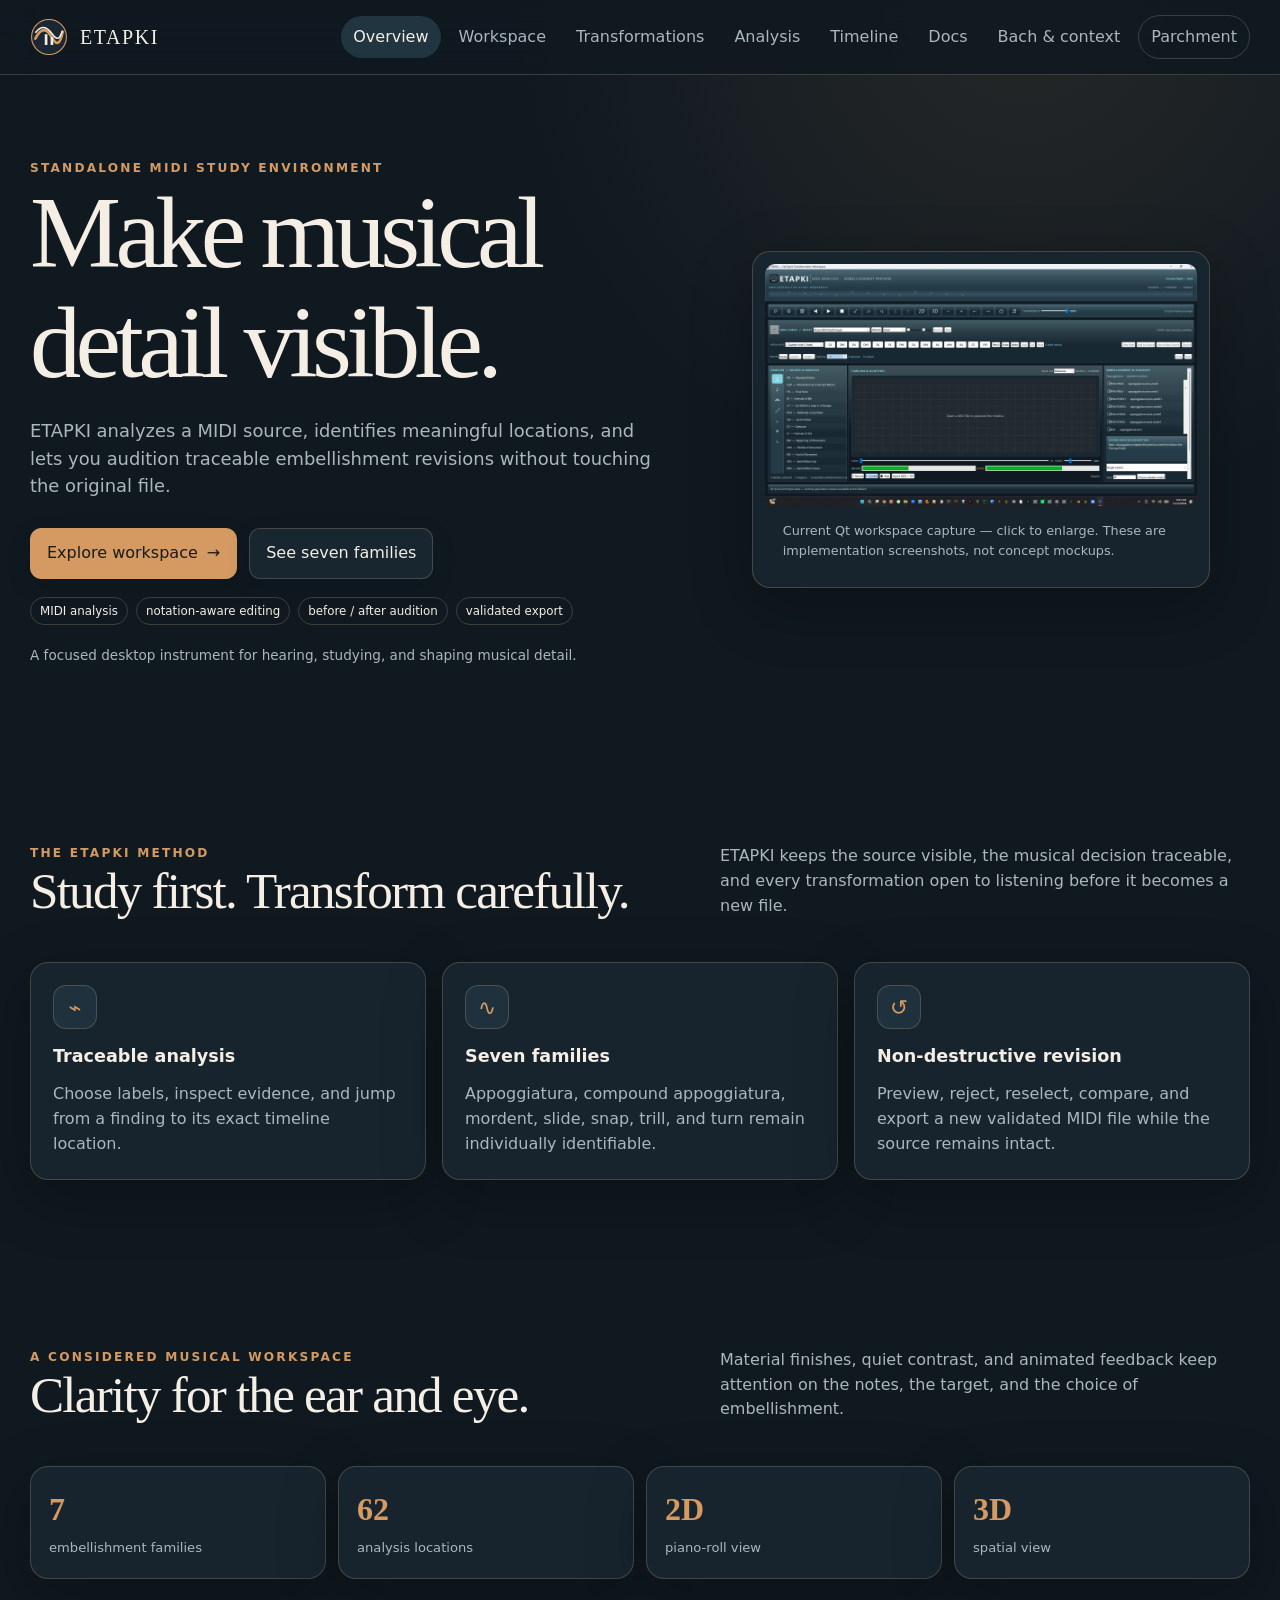
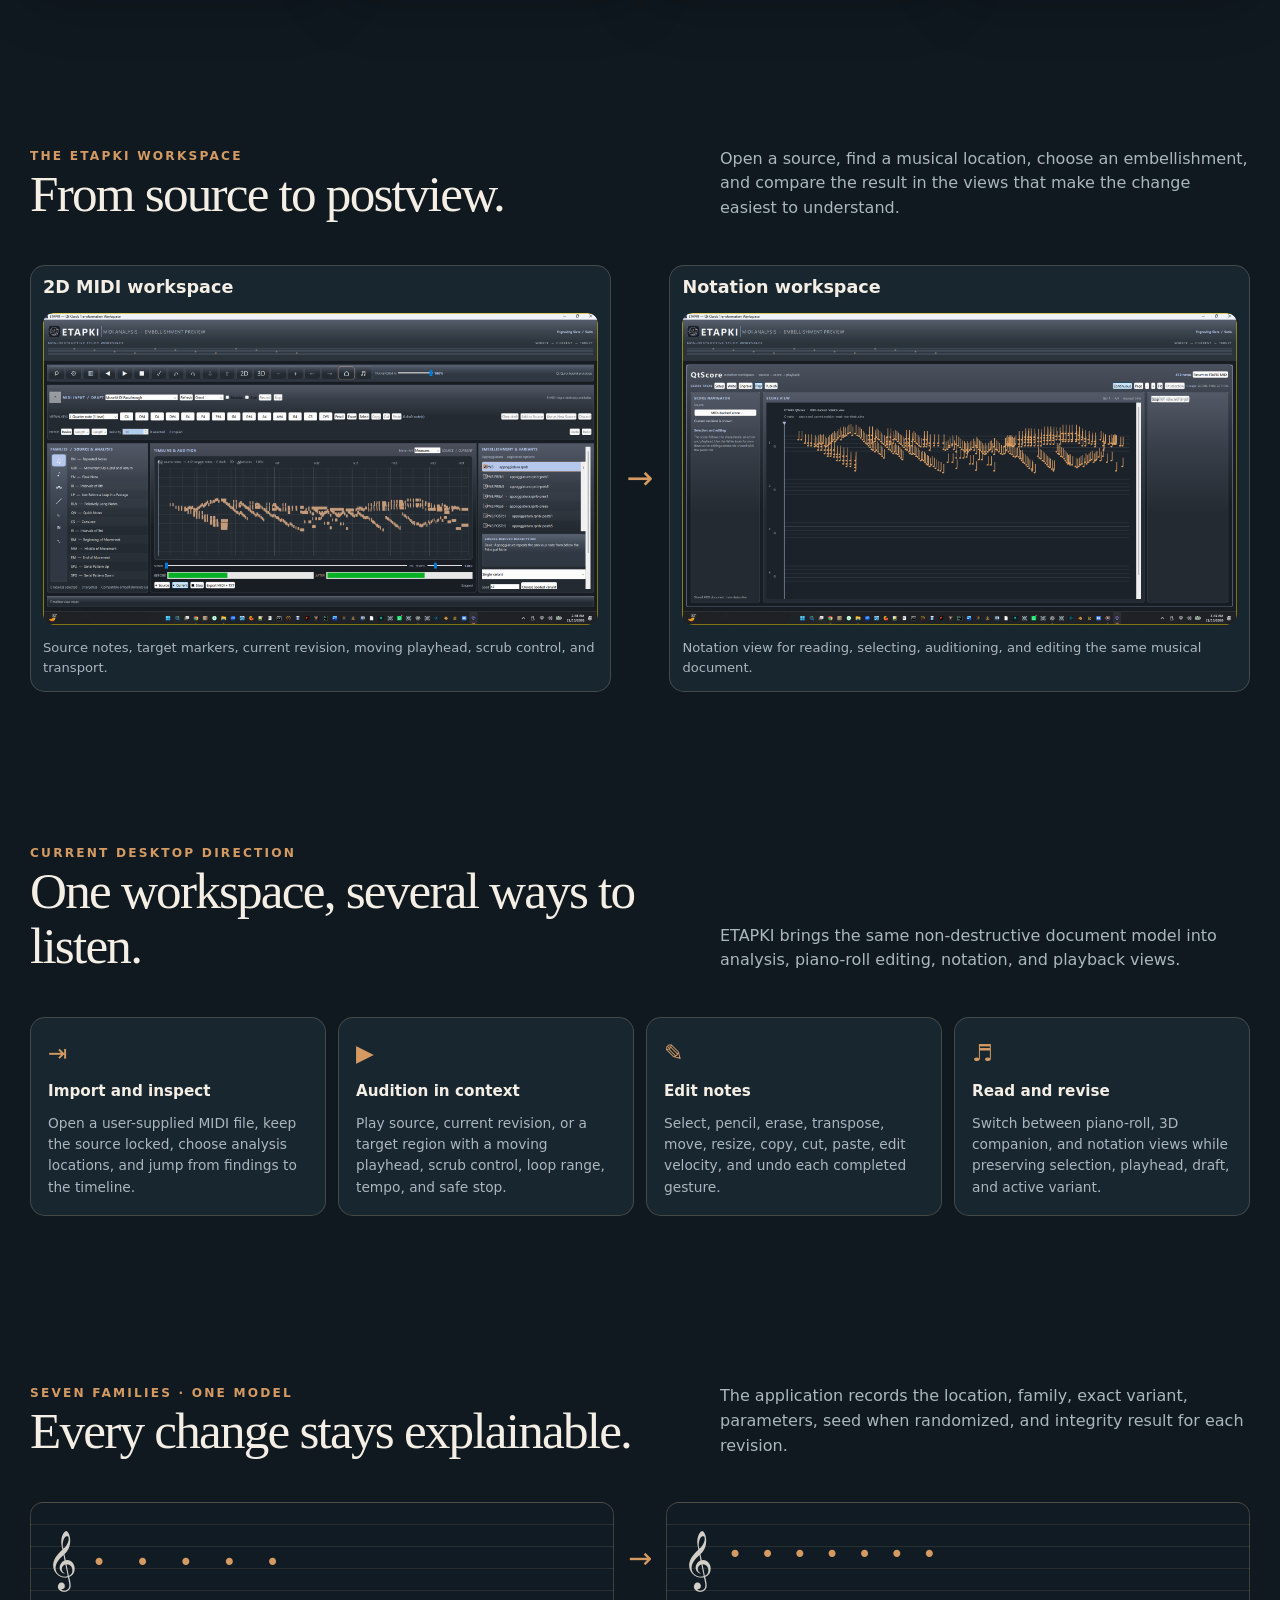
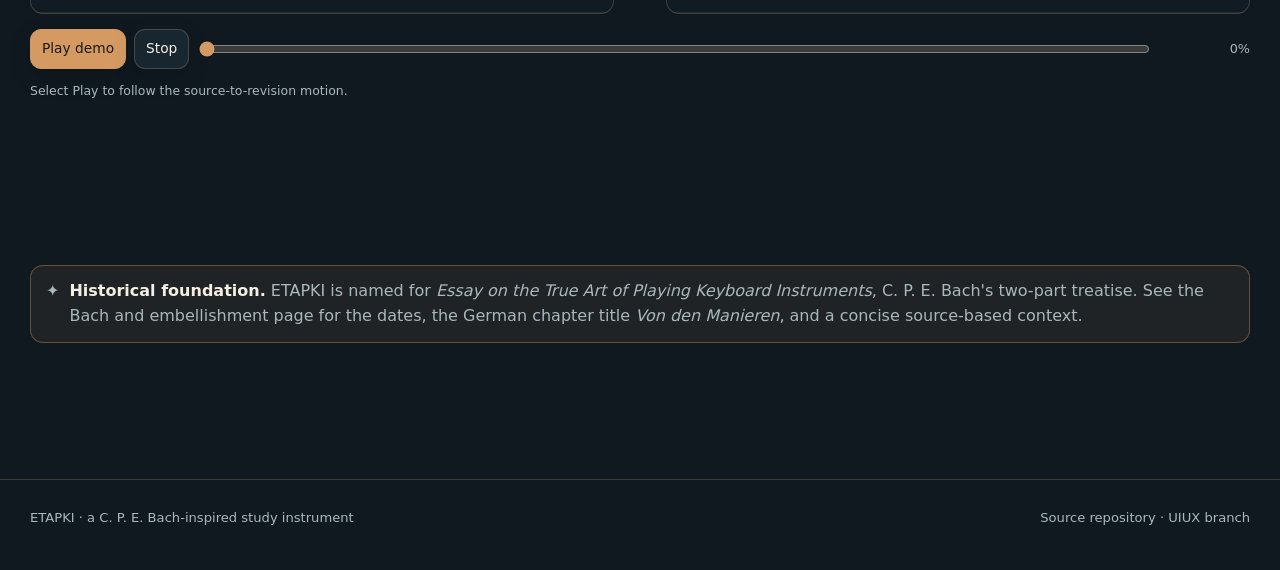
<file: ETAPKI/index.html>
<!doctype html>
<html lang="en" data-theme="midnight">
<head>
  <meta charset="utf-8">
  <meta name="viewport" content="width=device-width, initial-scale=1">
  <meta name="description" content="ETAPKI — a non-destructive MIDI analysis, embellishment, preview, and export environment.">
  <title>ETAPKI — MIDI Analysis & Embellishment</title>
  <link rel="icon" href="assets/favicon.svg">
  <link rel="stylesheet" href="styles.css">
</head>
<body>
<div class="site-shell">
  <header class="topbar"><div class="container nav">
    <a class="brand" href="index.html"><img src="assets/logo-mark.svg" alt=""><span>ETAPKI</span></a>
    <nav class="nav-links" aria-label="Primary navigation">
      <a href="index.html" aria-current="page">Overview</a>
      <a href="workspace.html">Workspace</a>
      <a href="transformations.html">Transformations</a>
      <a href="analysis.html">Analysis</a>
      <a href="timeline.html">Timeline</a>
      <a href="documentation.html">Docs</a><a href="history.html">Bach &amp; context</a>
      <button class="theme-toggle" data-theme-toggle type="button">Parchment</button>
    </nav>
  </div></header>

  <main>
    <section class="container hero">
      <div>
        <div class="eyebrow">Standalone MIDI study environment</div>
        <h1>Make musical detail visible.</h1>
        <p class="lede">ETAPKI analyzes a MIDI source, identifies meaningful locations, and lets you audition traceable embellishment revisions without touching the original file.</p>
        <div class="actions"><a class="button primary" href="workspace.html">Explore workspace <span aria-hidden="true">→</span></a><a class="button" href="transformations.html">See seven families</a></div>
        <div class="hero-kicker"><span class="tag">MIDI analysis</span><span class="tag">notation-aware editing</span><span class="tag">before / after audition</span><span class="tag">validated export</span></div>
        <p class="hero-note">A focused desktop instrument for hearing, studying, and shaping musical detail.</p>
      </div>
      <figure class="hero-panel current-photo" aria-label="Current ETAPKI Qt workspace screenshot">
        <button class="photo-button" data-photo="assets/current/workspace-console-depth-satin.png" data-photo-caption="Current Qt workspace — Console Depth / Satin" type="button"><img src="assets/current/workspace-console-depth-satin.png" alt="Current ETAPKI Qt workspace in Console Depth Satin finish"></button>
        <figcaption class="caption">Current Qt workspace capture — click to enlarge. These are implementation screenshots, not concept mockups.</figcaption>
      </figure>
    </section>

    <section class="section"><div class="container">
      <div class="section-heading"><div><div class="eyebrow">The ETAPKI method</div><h2>Study first. Transform carefully.</h2></div><p>ETAPKI keeps the source visible, the musical decision traceable, and every transformation open to listening before it becomes a new file.</p></div>
      <div class="grid-3">
        <article class="card"><div class="card-icon">⌁</div><h3>Traceable analysis</h3><p>Choose labels, inspect evidence, and jump from a finding to its exact timeline location.</p></article>
        <article class="card"><div class="card-icon">∿</div><h3>Seven families</h3><p>Appoggiatura, compound appoggiatura, mordent, slide, snap, trill, and turn remain individually identifiable.</p></article>
        <article class="card"><div class="card-icon">↺</div><h3>Non-destructive revision</h3><p>Preview, reject, reselect, compare, and export a new validated MIDI file while the source remains intact.</p></article>
      </div>
    </div></section>

    <section class="section"><div class="container">
      <div class="section-heading"><div><div class="eyebrow">A considered musical workspace</div><h2>Clarity for the ear and eye.</h2></div><p>Material finishes, quiet contrast, and animated feedback keep attention on the notes, the target, and the choice of embellishment.</p></div>
      <div class="stat-row"><div class="metric"><strong>7</strong><span>embellishment families</span></div><div class="metric"><strong>62</strong><span>analysis locations</span></div><div class="metric"><strong>2D</strong><span>piano-roll view</span></div><div class="metric"><strong>3D</strong><span>spatial view</span></div></div>
    </div></section>

    <section class="section"><div class="container">
      <div class="section-heading"><div><div class="eyebrow">The ETAPKI workspace</div><h2>From source to postview.</h2></div><p>Open a source, find a musical location, choose an embellishment, and compare the result in the views that make the change easiest to understand.</p></div>
      <div class="compare current-compare"><div class="compare-panel"><h3>2D MIDI workspace</h3><button class="photo-button" data-photo="assets/current/user-2d-midi-workspace.png" data-photo-caption="ETAPKI 2D MIDI workspace" type="button"><img src="assets/current/user-2d-midi-workspace.png" alt="ETAPKI 2D MIDI workspace with piano-roll notes and transport"></button><p>Source notes, target markers, current revision, moving playhead, scrub control, and transport.</p></div><div class="compare-arrow" aria-hidden="true">→</div><div class="compare-panel"><h3>Notation workspace</h3><button class="photo-button" data-photo="assets/current/user-notation-workspace.png" data-photo-caption="ETAPKI notation workspace" type="button"><img src="assets/current/user-notation-workspace.png" alt="ETAPKI notation workspace with score view and editing controls"></button><p>Notation view for reading, selecting, auditioning, and editing the same musical document.</p></div></div>
    </div></section>

    <section class="section"><div class="container">
      <div class="section-heading"><div><div class="eyebrow">Current desktop direction</div><h2>One workspace, several ways to listen.</h2></div><p>ETAPKI brings the same non-destructive document model into analysis, piano-roll editing, notation, and playback views.</p></div>
      <div class="feature-grid">
        <article class="feature-card"><span class="feature-icon">⇥</span><strong>Import and inspect</strong><p>Open a user-supplied MIDI file, keep the source locked, choose analysis locations, and jump from findings to the timeline.</p></article>
        <article class="feature-card"><span class="feature-icon">▶</span><strong>Audition in context</strong><p>Play source, current revision, or a target region with a moving playhead, scrub control, loop range, tempo, and safe stop.</p></article>
        <article class="feature-card"><span class="feature-icon">✎</span><strong>Edit notes</strong><p>Select, pencil, erase, transpose, move, resize, copy, cut, paste, edit velocity, and undo each completed gesture.</p></article>
        <article class="feature-card"><span class="feature-icon">♬</span><strong>Read and revise</strong><p>Switch between piano-roll, 3D companion, and notation views while preserving selection, playhead, draft, and active variant.</p></article>
      </div>
    </div></section>

    <section class="section"><div class="container">
      <div class="section-heading"><div><div class="eyebrow">Seven families · one model</div><h2>Every change stays explainable.</h2></div><p>The application records the location, family, exact variant, parameters, seed when randomized, and integrity result for each revision.</p></div>
      <div class="notation-strip"><div class="notation-panel" aria-label="Source notation example"></div><div class="notation-arrow" aria-hidden="true">→</div><div class="notation-panel revision" aria-label="Embellished notation example"></div></div>
      <div class="transport"><button class="button small primary" data-demo-play type="button" aria-pressed="false">Play demo</button><button class="button small" data-demo-stop type="button">Stop</button><input class="scrub" data-demo-scrub type="range" min="0" max="100" value="0" aria-label="Demo playhead"><span class="transport-readout" data-demo-readout>0%</span></div>
      <p class="source-note" data-demo-status>Select Play to follow the source-to-revision motion.</p>
    </div></section>

    <section class="section"><div class="container">
      <div class="notice"><span aria-hidden="true">✦</span><span><strong>Historical foundation.</strong> ETAPKI is named for <em>Essay on the True Art of Playing Keyboard Instruments</em>, C. P. E. Bach's two-part treatise. See the <a href="history.html">Bach and embellishment page</a> for the dates, the German chapter title <em>Von den Manieren</em>, and a concise source-based context.</span></div>
    </div></section>
  </main>
  <footer class="footer"><div class="container footer-row"><span>ETAPKI · a C. P. E. Bach-inspired study instrument</span><span><a href="https://github.com/Harris-Software-Solutions-LLC/ETAPKI">Source repository</a> · UIUX branch</span></div></footer>
</div><div class="photo-lightbox hidden" data-photo-lightbox aria-hidden="true"><div class="photo-lightbox-panel" role="dialog" aria-modal="true" aria-label="Enlarged ETAPKI implementation screenshot"><button class="photo-lightbox-close" data-photo-close type="button" aria-label="Close enlarged screenshot">×</button><img data-photo-lightbox-image alt=""><p data-photo-lightbox-caption></p></div></div>
<script src="app.js"></script>
</body>
</html>
</file>
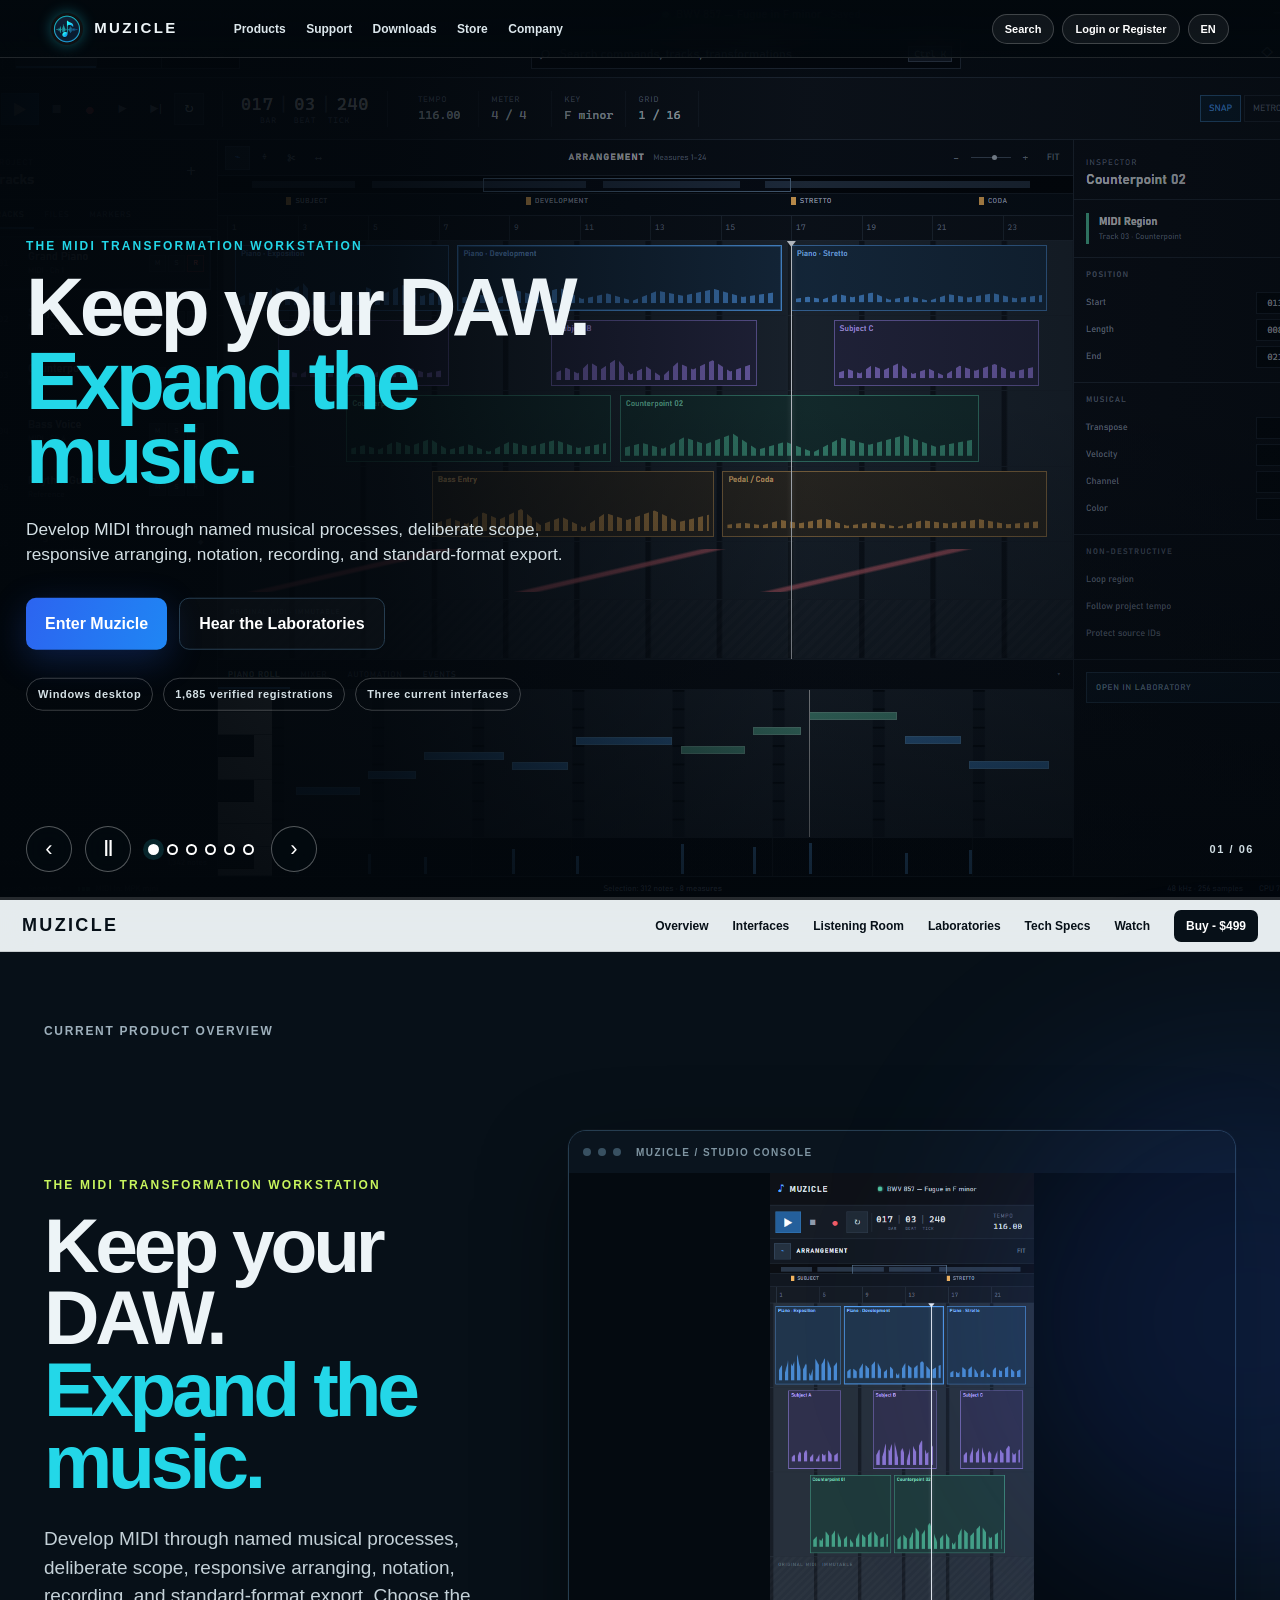
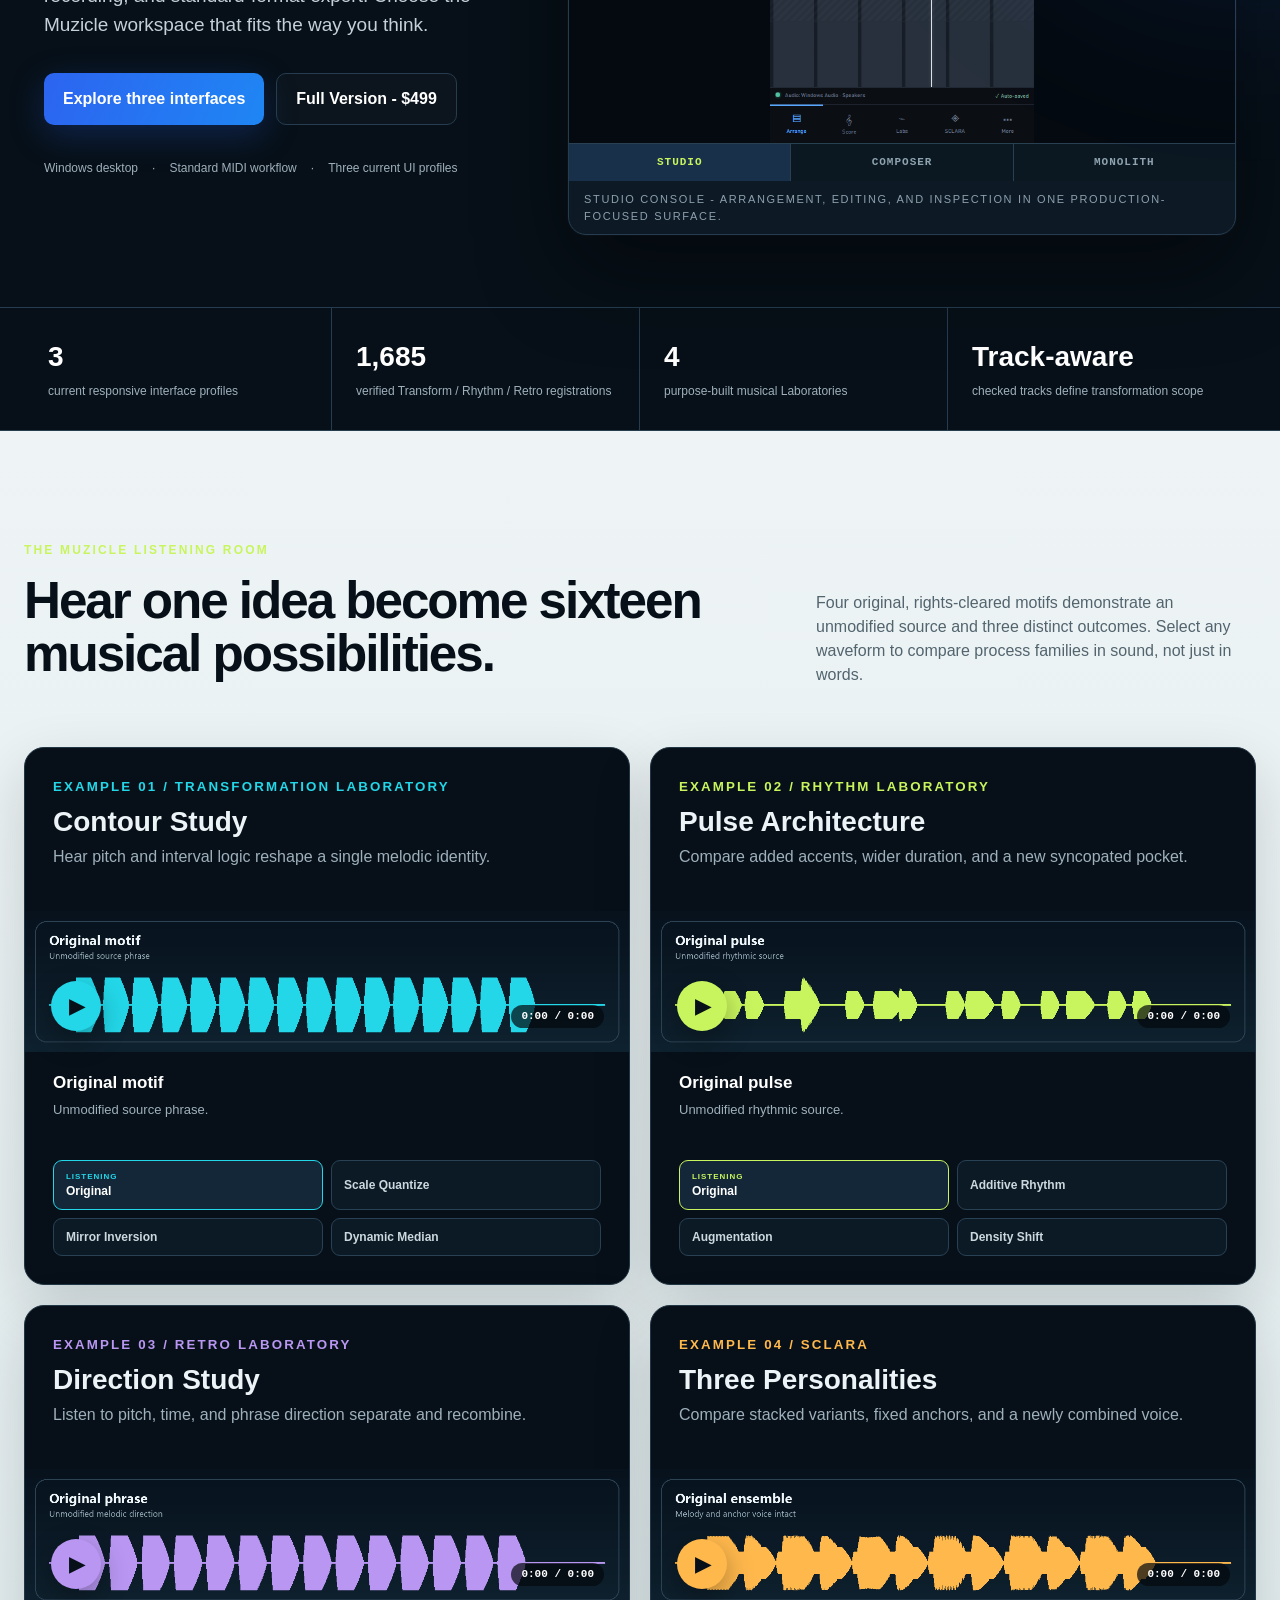
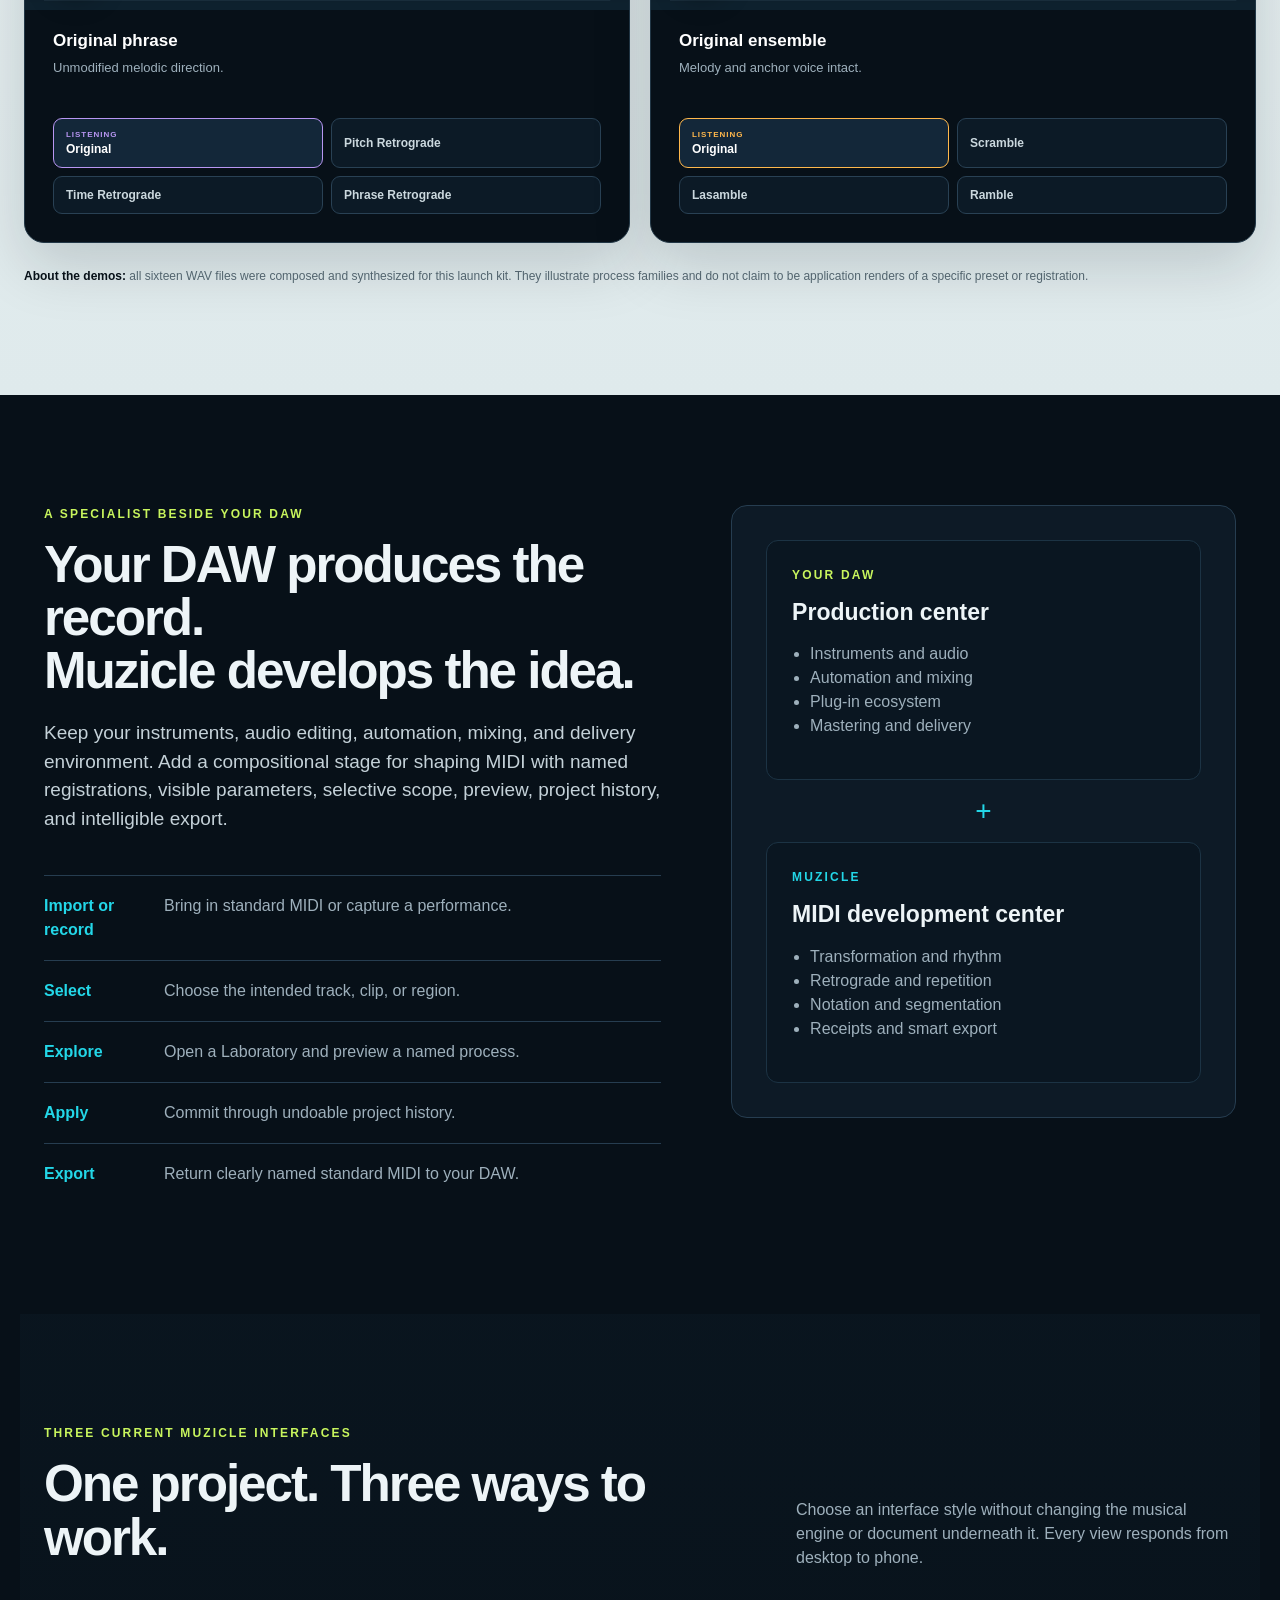
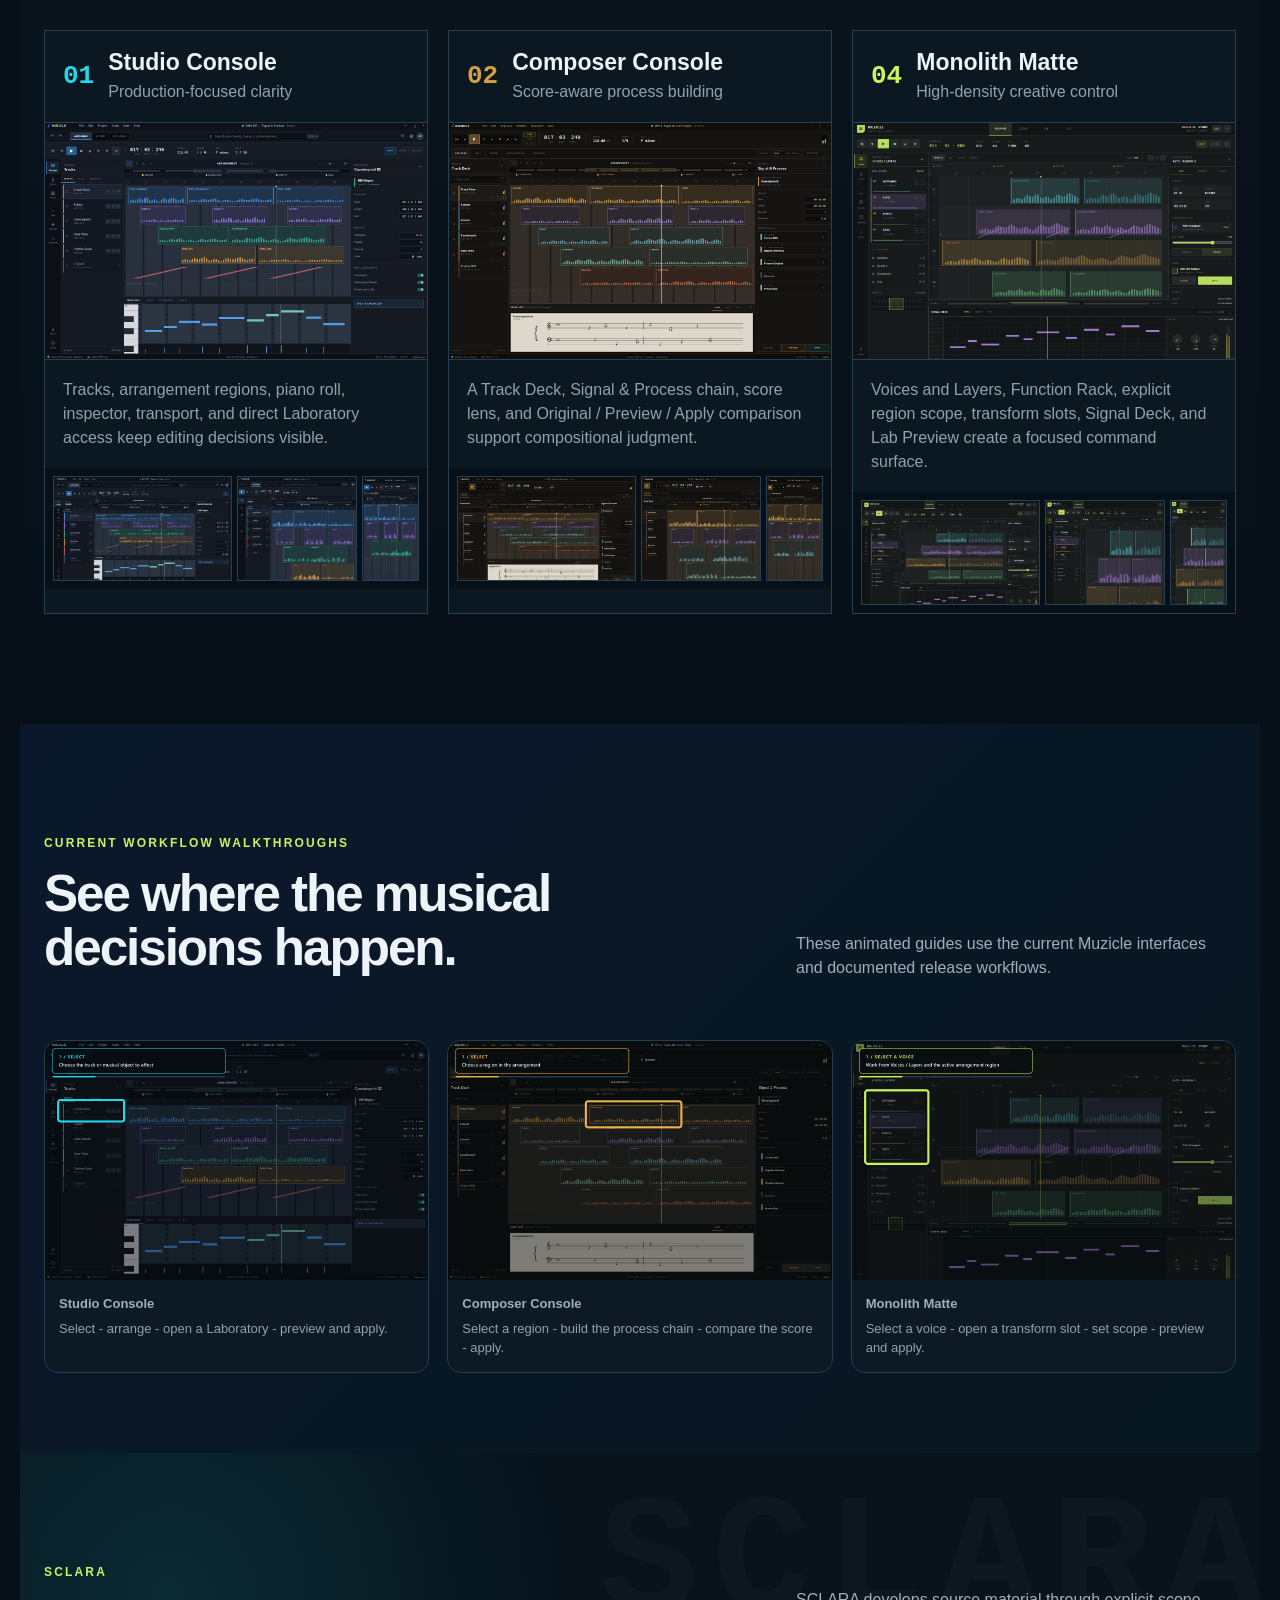
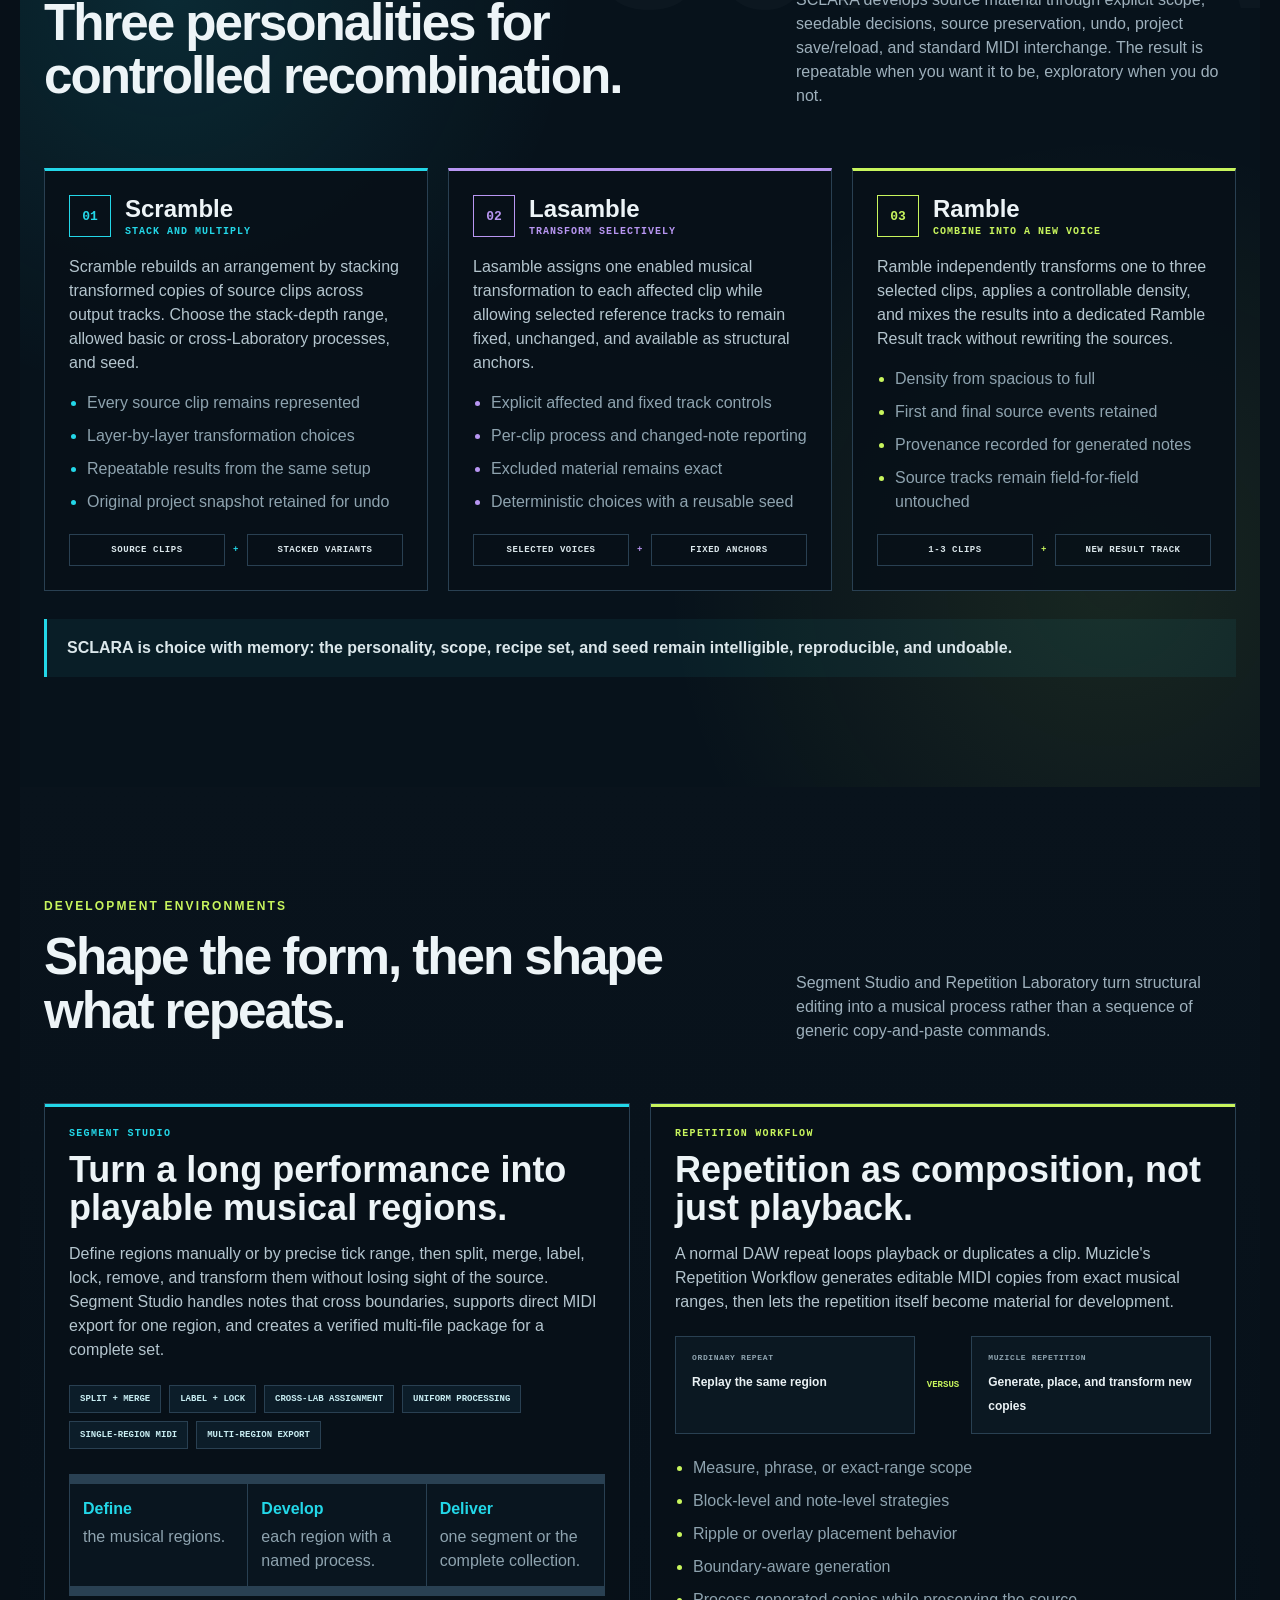
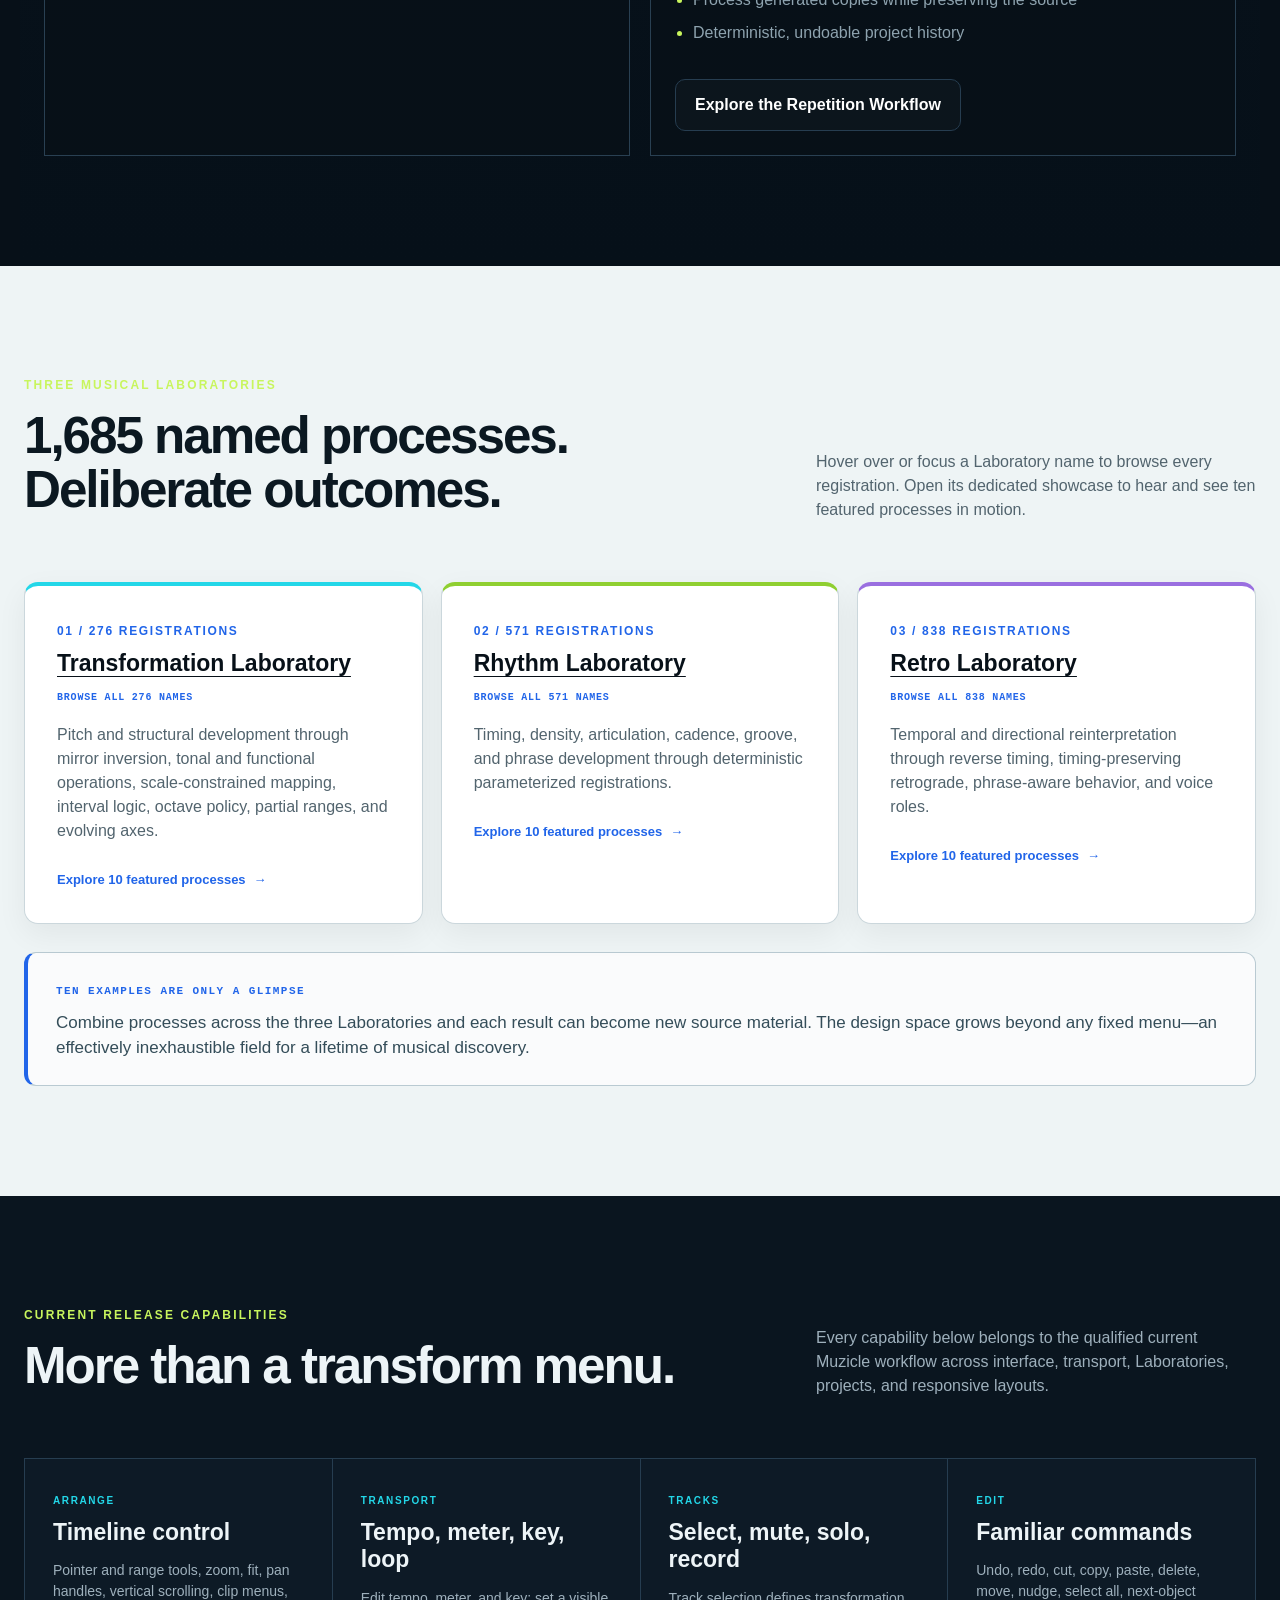
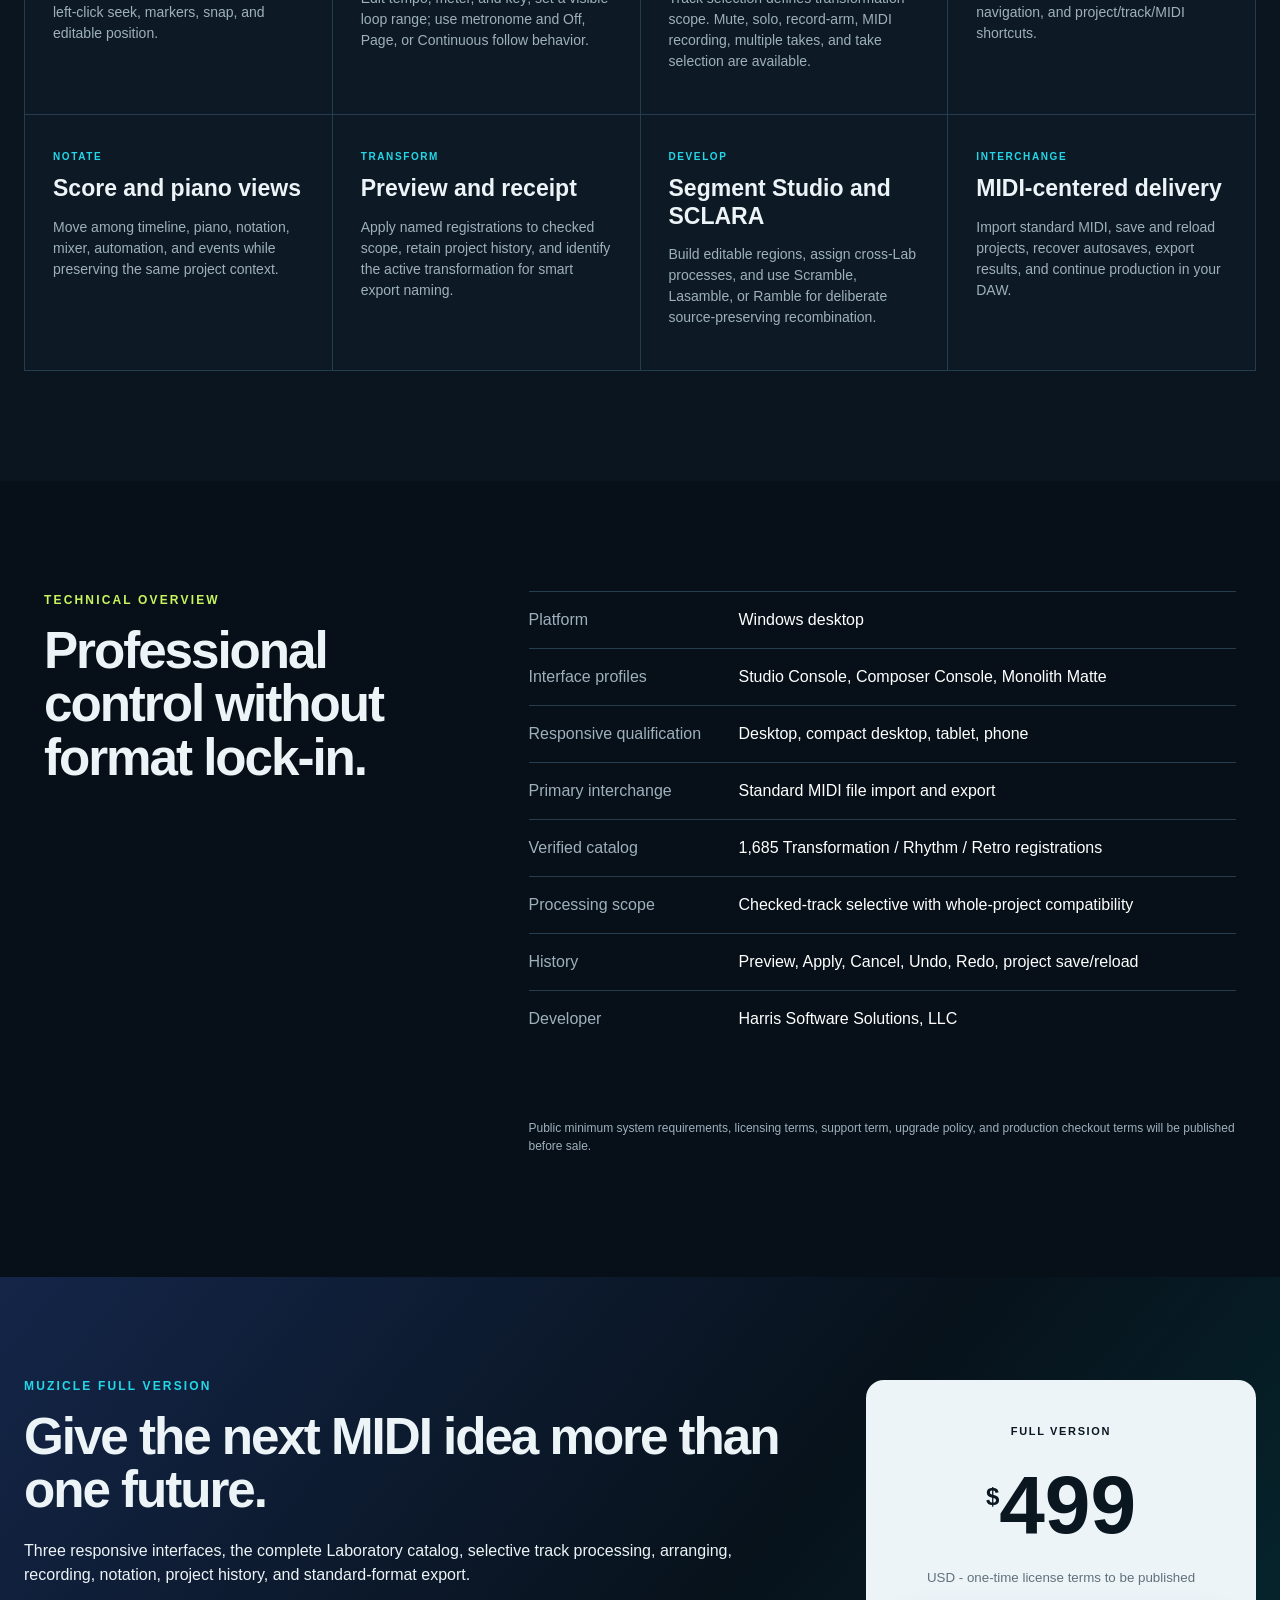
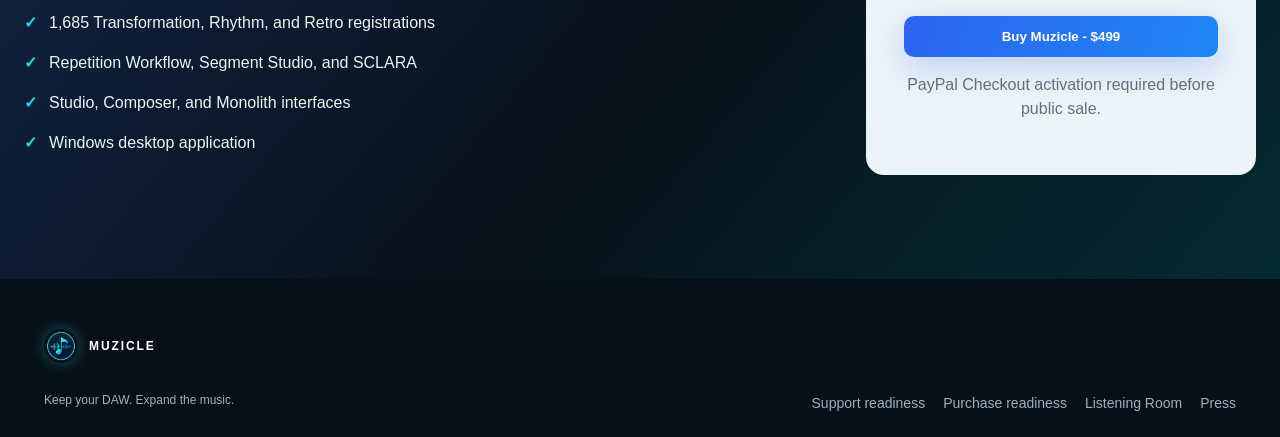
<file: muzicle/index.html>
<!doctype html>
<html lang="en">
<head>
  <meta charset="utf-8"><meta name="viewport" content="width=device-width, initial-scale=1">
  <meta name="description" content="Muzicle is a Windows MIDI transformation workstation with three musical Laboratories, a dedicated Repetition Workflow, selective processing, notation, arranging, recording, and standard MIDI interchange.">
  <title>Muzicle - Keep your DAW. Expand the music.</title>
  <link rel="icon" href="assets/brand/icon.ico" sizes="any">
  <link rel="icon" type="image/png" href="assets/brand/icon.png">
  <link rel="apple-touch-icon" href="assets/brand/icon-512.png">
  <link rel="stylesheet" href="styles.css"><link rel="stylesheet" href="styles-current.css"><link rel="stylesheet" href="styles-brand.css"><link rel="stylesheet" href="styles-creative.css"><link rel="stylesheet" href="styles-immersive.css"><script defer src="assets/data/laboratory-catalogs.js"></script><script defer src="app.js"></script><script defer src="immersive.js"></script><script defer src="laboratory-catalog.js"></script>
</head>
<body>
  <a class="skip-link" href="#main">Skip to content</a>
  <header class="site-header global-header"><a class="brand" href="#top" aria-label="Muzicle home"><img class="brand-icon" src="assets/brand/icon.png" alt=""><span>MUZICLE</span></a><button class="menu-toggle" aria-expanded="false" aria-controls="site-nav">Menu</button><nav id="site-nav" aria-label="Company navigation"><a href="#product-overview">Products</a><button type="button" data-site-dialog="support">Support</button><button type="button" data-site-dialog="downloads">Downloads</button><a href="#buy">Store</a><button type="button" data-site-dialog="company">Company</button></nav><div class="nav-tools"><button class="nav-tool" type="button" data-search-open aria-label="Search Muzicle">Search</button><button class="nav-tool" type="button" data-portal-open><span class="portal-label">Login or </span>Register</button><button class="nav-tool language-tool" type="button" aria-label="Language: English">EN</button></div></header>
  <main id="main">
    <section class="immersive-carousel" id="top" aria-label="Current Muzicle interface highlights" tabindex="0">
      <div class="carousel-track">
        <article class="carousel-slide active" aria-hidden="false"><img src="assets/ui-prototypes/studio-console-desktop.png" alt="Muzicle Studio Console across a full production workspace"><div class="carousel-copy"><p class="eyebrow">THE MIDI TRANSFORMATION WORKSTATION</p><h1>Keep your DAW.<br><span>Expand the music.</span></h1><p>Develop MIDI through named musical processes, deliberate scope, responsive arranging, notation, recording, and standard-format export.</p><div class="carousel-actions"><a class="button button-solid" href="#product-overview">Enter Muzicle</a><a class="button button-ghost" href="#listening-room">Hear the Laboratories</a></div><div class="slide-tagline"><span>Windows desktop</span><span>1,685 verified registrations</span><span>Three current interfaces</span></div></div></article>
        <article class="carousel-slide workflow-slide" aria-hidden="true"><img src="assets/workflows/studio-console-workflow.gif" alt="Animated Studio Console workflow"><div class="carousel-copy"><p class="eyebrow">STUDIO CONSOLE</p><h2>Arrange. Select. Transform.</h2><p>A production-focused surface keeps tracks, regions, transport, inspection, piano roll, and direct Laboratory access in view.</p><div class="carousel-actions"><a class="button button-solid" href="#interfaces">Explore Studio Console</a></div></div></article>
        <article class="carousel-slide" aria-hidden="true"><img src="assets/ui-prototypes/composer-console-desktop.png" alt="Muzicle Composer Console with score and process views"><div class="carousel-copy"><p class="eyebrow">COMPOSER CONSOLE</p><h2>See the score.<br>Shape the process.</h2><p>Build a Signal &amp; Process chain beside the arrangement, then judge Original, Preview, and Apply in musical context.</p><div class="carousel-actions"><a class="button button-solid" href="#interfaces">Explore Composer Console</a></div></div></article>
        <article class="carousel-slide workflow-slide" aria-hidden="true"><img src="assets/workflows/composer-console-workflow.gif" alt="Animated Composer Console workflow"><div class="carousel-copy"><p class="eyebrow">SCORE-AWARE WORKFLOW</p><h2>Decisions stay visible.</h2><p>Select a region, order the process, compare the score, and commit through undoable project history.</p><div class="carousel-actions"><a class="button button-solid" href="#workflows">Watch the workflows</a></div></div></article>
        <article class="carousel-slide" aria-hidden="true"><img src="assets/ui-prototypes/monolith-console-desktop.png" alt="Muzicle Monolith Matte high-density creative interface"><div class="carousel-copy"><p class="eyebrow">MONOLITH MATTE</p><h2>High-density<br>creative control.</h2><p>Voices and Layers, explicit region scope, transform slots, Signal Deck, and Lab Preview form a concentrated command surface.</p><div class="carousel-actions"><a class="button button-solid" href="#interfaces">Explore Monolith Matte</a></div></div></article>
        <article class="carousel-slide workflow-slide" aria-hidden="true"><img src="assets/workflows/monolith-console-workflow.gif" alt="Animated Monolith Matte workflow"><div class="carousel-copy"><p class="eyebrow">ONE PROJECT / THREE SURFACES</p><h2>Your workflow changes.<br>The music stays intact.</h2><p>Switch interface profiles without changing the musical engine, project, source material, or delivery format.</p><div class="carousel-actions"><a class="button button-solid" href="#sclara">Meet SCLARA</a><a class="button button-ghost" href="#creative-systems">Explore creative systems</a></div></div></article>
      </div>
      <div class="carousel-controls" aria-label="Carousel controls"><button class="carousel-arrow carousel-prev" type="button" aria-label="Previous slide">‹</button><button class="carousel-pause" type="button" aria-label="Pause carousel" aria-pressed="false">Ⅱ</button><div class="carousel-dots" role="tablist" aria-label="Choose slide"><button class="carousel-dot active" type="button" aria-label="Slide 1" aria-current="true"></button><button class="carousel-dot" type="button" aria-label="Slide 2"></button><button class="carousel-dot" type="button" aria-label="Slide 3"></button><button class="carousel-dot" type="button" aria-label="Slide 4"></button><button class="carousel-dot" type="button" aria-label="Slide 5"></button><button class="carousel-dot" type="button" aria-label="Slide 6"></button></div><button class="carousel-arrow carousel-next" type="button" aria-label="Next slide">›</button><span class="carousel-status" aria-live="polite">01 / 06</span></div><div class="carousel-progress" aria-hidden="true"><span></span></div>
    </section>
    <nav class="product-nav" aria-label="Muzicle product navigation"><strong>MUZICLE</strong><a href="#product-overview">Overview</a><a href="#interfaces">Interfaces</a><a href="#listening-room">Listening Room</a><a href="#laboratories">Laboratories</a><a href="#specs">Tech Specs</a><a href="#workflows">Watch</a><a class="product-buy" href="#buy">Buy - $499</a></nav>
    <p class="overview-label">CURRENT PRODUCT OVERVIEW</p>
    <section class="hero overview-hero" id="product-overview">
      <div class="hero-copy"><p class="eyebrow">THE MIDI TRANSFORMATION WORKSTATION</p><h1>Keep your DAW.<br><span>Expand the music.</span></h1><p class="hero-lede">Develop MIDI through named musical processes, deliberate scope, responsive arranging, notation, recording, and standard-format export. Choose the Muzicle workspace that fits the way you think.</p><div class="hero-actions"><a class="button button-solid" href="#interfaces">Explore three interfaces</a><a class="button button-ghost" href="#buy">Full Version - $499</a></div><p class="platform-line"><span>Windows desktop</span><span>Standard MIDI workflow</span><span>Three current UI profiles</span></p></div>
      <div class="hero-visual" aria-label="Current Muzicle interface"><div class="window-bar"><span></span><span></span><span></span><b id="hero-window-title">MUZICLE / STUDIO CONSOLE</b></div><picture id="hero-picture"><source id="hero-phone" media="(max-width: 520px)" srcset="assets/ui-prototypes/studio-console-phone.png"><source id="hero-tablet" media="(max-width: 900px)" srcset="assets/ui-prototypes/studio-console-tablet.png"><img id="hero-image" src="assets/ui-prototypes/studio-console-desktop.png" alt="Muzicle Studio Console with arrangement, track deck, inspector, and piano roll"></picture><div class="ui-switcher" role="tablist" aria-label="Muzicle interface profile"><button class="active" data-ui="studio" role="tab" aria-selected="true">Studio</button><button data-ui="composer" role="tab" aria-selected="false">Composer</button><button data-ui="monolith" role="tab" aria-selected="false">Monolith</button></div><p class="image-label" id="hero-caption">Studio Console - arrangement, editing, and inspection in one production-focused surface.</p></div>
    </section>
    <section class="proof" aria-label="Verified product facts"><div><strong>3</strong><span>current responsive interface profiles</span></div><div><strong>1,685</strong><span>verified Transform / Rhythm / Retro registrations</span></div><div><strong>4</strong><span>purpose-built musical Laboratories</span></div><div><strong>Track-aware</strong><span>checked tracks define transformation scope</span></div></section>
    <section class="section listening-room" id="listening-room"><div class="section-heading"><div><p class="eyebrow">THE MUZICLE LISTENING ROOM</p><h2>Hear one idea become sixteen musical possibilities.</h2></div><p class="listening-room-intro">Four original, rights-cleared motifs demonstrate an unmodified source and three distinct outcomes. Select any waveform to compare process families in sound, not just in words.</p></div><div class="listening-grid">
      <article class="listening-card transformation"><header><small>EXAMPLE 01 / TRANSFORMATION LABORATORY</small><h3>Contour Study</h3><p>Hear pitch and interval logic reshape a single melodic identity.</p></header><figure class="audio-stage"><img src="assets/waveforms/transformation-original.png" alt="Waveform for Original motif"><button class="audio-play" type="button" aria-label="Play or pause Transformation Laboratory example">▶</button><span class="audio-time">0:00</span><span class="audio-progress"></span></figure><div class="audio-current"><strong>Original motif</strong><span>Unmodified source phrase.</span></div><div class="variant-list"><button class="variant-button active" type="button" aria-pressed="true" data-audio="assets/audio/transformation-original.wav" data-waveform="assets/waveforms/transformation-original.png" data-title="Original motif" data-description="Unmodified source phrase.">Original</button><button class="variant-button" type="button" aria-pressed="false" data-audio="assets/audio/transformation-scale.wav" data-waveform="assets/waveforms/transformation-scale.png" data-title="Generative Scale Quantize" data-description="Pitch mapped into a deliberate scale while timing remains recognizable.">Scale Quantize</button><button class="variant-button" type="button" aria-pressed="false" data-audio="assets/audio/transformation-mirror.wav" data-waveform="assets/waveforms/transformation-mirror.png" data-title="Mirror Inversion" data-description="Intervals reflect around a stable pitch axis.">Mirror Inversion</button><button class="variant-button" type="button" aria-pressed="false" data-audio="assets/audio/transformation-median.wav" data-waveform="assets/waveforms/transformation-median.png" data-title="Dynamic Median" data-description="The contour is drawn toward an evolving center and lifted into a new register.">Dynamic Median</button></div><audio preload="metadata" src="assets/audio/transformation-original.wav"></audio></article>
      <article class="listening-card rhythm"><header><small>EXAMPLE 02 / RHYTHM LABORATORY</small><h3>Pulse Architecture</h3><p>Compare added accents, wider duration, and a new syncopated pocket.</p></header><figure class="audio-stage"><img src="assets/waveforms/rhythm-original.png" alt="Waveform for Original pulse"><button class="audio-play" type="button" aria-label="Play or pause Rhythm Laboratory example">▶</button><span class="audio-time">0:00</span><span class="audio-progress"></span></figure><div class="audio-current"><strong>Original pulse</strong><span>Unmodified rhythmic source.</span></div><div class="variant-list"><button class="variant-button active" type="button" aria-pressed="true" data-audio="assets/audio/rhythm-original.wav" data-waveform="assets/waveforms/rhythm-original.png" data-title="Original pulse" data-description="Unmodified rhythmic source.">Original</button><button class="variant-button" type="button" aria-pressed="false" data-audio="assets/audio/rhythm-additive.wav" data-waveform="assets/waveforms/rhythm-additive.png" data-title="Additive Rhythm" data-description="New accents expand the phrase without replacing its core pulse.">Additive Rhythm</button><button class="variant-button" type="button" aria-pressed="false" data-audio="assets/audio/rhythm-augmentation.wav" data-waveform="assets/waveforms/rhythm-augmentation.png" data-title="Rhythmic Augmentation" data-description="Durations breathe into a wider, warmer grid.">Augmentation</button><button class="variant-button" type="button" aria-pressed="false" data-audio="assets/audio/rhythm-syncopation.wav" data-waveform="assets/waveforms/rhythm-syncopation.png" data-title="Density Shift" data-description="Timing and register changes create a newly syncopated pocket.">Density Shift</button></div><audio preload="metadata" src="assets/audio/rhythm-original.wav"></audio></article>
      <article class="listening-card retro"><header><small>EXAMPLE 03 / RETRO LABORATORY</small><h3>Direction Study</h3><p>Listen to pitch, time, and phrase direction separate and recombine.</p></header><figure class="audio-stage"><img src="assets/waveforms/retro-original.png" alt="Waveform for Original phrase"><button class="audio-play" type="button" aria-label="Play or pause Retro Laboratory example">▶</button><span class="audio-time">0:00</span><span class="audio-progress"></span></figure><div class="audio-current"><strong>Original phrase</strong><span>Unmodified melodic direction.</span></div><div class="variant-list"><button class="variant-button active" type="button" aria-pressed="true" data-audio="assets/audio/retro-original.wav" data-waveform="assets/waveforms/retro-original.png" data-title="Original phrase" data-description="Unmodified melodic direction.">Original</button><button class="variant-button" type="button" aria-pressed="false" data-audio="assets/audio/retro-pitch.wav" data-waveform="assets/waveforms/retro-pitch.png" data-title="Pitch Retrograde" data-description="Pitch order reverses while the original timing remains in place.">Pitch Retrograde</button><button class="variant-button" type="button" aria-pressed="false" data-audio="assets/audio/retro-time.wav" data-waveform="assets/waveforms/retro-time.png" data-title="Time Retrograde" data-description="Events travel backward through the full phrase.">Time Retrograde</button><button class="variant-button" type="button" aria-pressed="false" data-audio="assets/audio/retro-phrase.wav" data-waveform="assets/waveforms/retro-phrase.png" data-title="Phrase Retrograde" data-description="Two local phrases reverse independently, preserving their larger placement.">Phrase Retrograde</button></div><audio preload="metadata" src="assets/audio/retro-original.wav"></audio></article>
      <article class="listening-card sclara"><header><small>EXAMPLE 04 / SCLARA</small><h3>Three Personalities</h3><p>Compare stacked variants, fixed anchors, and a newly combined voice.</p></header><figure class="audio-stage"><img src="assets/waveforms/sclara-original.png" alt="Waveform for Original ensemble"><button class="audio-play" type="button" aria-label="Play or pause SCLARA example">▶</button><span class="audio-time">0:00</span><span class="audio-progress"></span></figure><div class="audio-current"><strong>Original ensemble</strong><span>Melody and anchor voice intact.</span></div><div class="variant-list"><button class="variant-button active" type="button" aria-pressed="true" data-audio="assets/audio/sclara-original.wav" data-waveform="assets/waveforms/sclara-original.png" data-title="Original ensemble" data-description="Melody and anchor voice intact.">Original</button><button class="variant-button" type="button" aria-pressed="false" data-audio="assets/audio/sclara-scramble.wav" data-waveform="assets/waveforms/sclara-scramble.png" data-title="Scramble" data-description="Transformed copies stack into a layered arrangement.">Scramble</button><button class="variant-button" type="button" aria-pressed="false" data-audio="assets/audio/sclara-lasamble.wav" data-waveform="assets/waveforms/sclara-lasamble.png" data-title="Lasamble" data-description="The anchor voice remains fixed while selected material changes.">Lasamble</button><button class="variant-button" type="button" aria-pressed="false" data-audio="assets/audio/sclara-ramble.wav" data-waveform="assets/waveforms/sclara-ramble.png" data-title="Ramble" data-description="Sparse material from the sources combines into a dedicated new voice.">Ramble</button></div><audio preload="metadata" src="assets/audio/sclara-original.wav"></audio></article>
    </div><p class="listening-note"><strong>About the demos:</strong> all sixteen WAV files were composed and synthesized for this launch kit. They illustrate process families and do not claim to be application renders of a specific preset or registration.</p></section>
    <section class="section split" id="why"><div><p class="eyebrow">A SPECIALIST BESIDE YOUR DAW</p><h2>Your DAW produces the record.<br>Muzicle develops the idea.</h2><p class="section-intro">Keep your instruments, audio editing, automation, mixing, and delivery environment. Add a compositional stage for shaping MIDI with named registrations, visible parameters, selective scope, preview, project history, and intelligible export.</p><ol class="workflow-list"><li><b>Import or record</b><span>Bring in standard MIDI or capture a performance.</span></li><li><b>Select</b><span>Choose the intended track, clip, or region.</span></li><li><b>Explore</b><span>Open a Laboratory and preview a named process.</span></li><li><b>Apply</b><span>Commit through undoable project history.</span></li><li><b>Export</b><span>Return clearly named standard MIDI to your DAW.</span></li></ol></div><aside class="comparison-card"><div><p class="eyebrow">YOUR DAW</p><h3>Production center</h3><ul><li>Instruments and audio</li><li>Automation and mixing</li><li>Plug-in ecosystem</li><li>Mastering and delivery</li></ul></div><div class="plus">+</div><div><p class="eyebrow cyan">MUZICLE</p><h3>MIDI development center</h3><ul><li>Transformation and rhythm</li><li>Retrograde and repetition</li><li>Notation and segmentation</li><li>Receipts and smart export</li></ul></div></aside></section>
    <section class="section interfaces-section" id="interfaces"><div class="section-heading"><div><p class="eyebrow">THREE CURRENT MUZICLE INTERFACES</p><h2>One project. Three ways to work.</h2></div><p>Choose an interface style without changing the musical engine or document underneath it. Every view responds from desktop to phone.</p></div><div class="interface-grid">
      <article class="interface-card studio"><div class="interface-head"><span>01</span><div><h3>Studio Console</h3><p>Production-focused clarity</p></div></div><img src="assets/ui-prototypes/studio-console-desktop.png" alt="Studio Console desktop interface"><p>Tracks, arrangement regions, piano roll, inspector, transport, and direct Laboratory access keep editing decisions visible.</p><div class="responsive-strip"><img src="assets/ui-prototypes/studio-console-compact-desktop.png" alt="Studio Console compact desktop"><img src="assets/ui-prototypes/studio-console-tablet.png" alt="Studio Console tablet"><img src="assets/ui-prototypes/studio-console-phone.png" alt="Studio Console phone"></div></article>
      <article class="interface-card composer"><div class="interface-head"><span>02</span><div><h3>Composer Console</h3><p>Score-aware process building</p></div></div><img src="assets/ui-prototypes/composer-console-desktop.png" alt="Composer Console desktop interface"><p>A Track Deck, Signal &amp; Process chain, score lens, and Original / Preview / Apply comparison support compositional judgment.</p><div class="responsive-strip"><img src="assets/ui-prototypes/composer-console-compact-desktop.png" alt="Composer Console compact desktop"><img src="assets/ui-prototypes/composer-console-tablet.png" alt="Composer Console tablet"><img src="assets/ui-prototypes/composer-console-phone.png" alt="Composer Console phone"></div></article>
      <article class="interface-card monolith"><div class="interface-head"><span>04</span><div><h3>Monolith Matte</h3><p>High-density creative control</p></div></div><img src="assets/ui-prototypes/monolith-console-desktop.png" alt="Monolith Matte desktop interface"><p>Voices and Layers, Function Rack, explicit region scope, transform slots, Signal Deck, and Lab Preview create a focused command surface.</p><div class="responsive-strip"><img src="assets/ui-prototypes/monolith-console-compact-desktop.png" alt="Monolith Matte compact desktop"><img src="assets/ui-prototypes/monolith-console-tablet.png" alt="Monolith Matte tablet"><img src="assets/ui-prototypes/monolith-console-phone.png" alt="Monolith Matte phone"></div></article>
    </div></section>
    <section class="section workflow-media" id="workflows"><div class="section-heading"><div><p class="eyebrow">CURRENT WORKFLOW WALKTHROUGHS</p><h2>See where the musical decisions happen.</h2></div><p>These animated guides use the current Muzicle interfaces and documented release workflows.</p></div><div class="gif-grid"><figure><img src="assets/workflows/studio-console-workflow.gif" alt="Studio Console workflow showing track selection, arrangement, Laboratory access, and preview"><figcaption><b>Studio Console</b><span>Select - arrange - open a Laboratory - preview and apply.</span></figcaption></figure><figure><img src="assets/workflows/composer-console-workflow.gif" alt="Composer Console workflow showing region selection, process chain, score lens, and apply controls"><figcaption><b>Composer Console</b><span>Select a region - build the process chain - compare the score - apply.</span></figcaption></figure><figure><img src="assets/workflows/monolith-console-workflow.gif" alt="Monolith Matte workflow showing voice selection, transform slot, explicit scope, and Laboratory preview"><figcaption><b>Monolith Matte</b><span>Select a voice - open a transform slot - set scope - preview and apply.</span></figcaption></figure></div></section>
    <section class="section sclara-section" id="sclara"><div class="section-heading"><div><p class="eyebrow">SCLARA</p><h2>Three personalities for controlled recombination.</h2></div><p>SCLARA develops source material through explicit scope, seedable decisions, source preservation, undo, project save/reload, and standard MIDI interchange. The result is repeatable when you want it to be, exploratory when you do not.</p></div><div class="sclara-grid">
      <article class="sclara-card scramble"><div class="personality"><span>01</span><div><h3>Scramble</h3><p>Stack and multiply</p></div></div><p>Scramble rebuilds an arrangement by stacking transformed copies of source clips across output tracks. Choose the stack-depth range, allowed basic or cross-Laboratory processes, and seed.</p><ul><li>Every source clip remains represented</li><li>Layer-by-layer transformation choices</li><li>Repeatable results from the same setup</li><li>Original project snapshot retained for undo</li></ul><div class="sclara-flow"><span>Source clips</span><i>+</i><span>Stacked variants</span></div></article>
      <article class="sclara-card lasamble"><div class="personality"><span>02</span><div><h3>Lasamble</h3><p>Transform selectively</p></div></div><p>Lasamble assigns one enabled musical transformation to each affected clip while allowing selected reference tracks to remain fixed, unchanged, and available as structural anchors.</p><ul><li>Explicit affected and fixed track controls</li><li>Per-clip process and changed-note reporting</li><li>Excluded material remains exact</li><li>Deterministic choices with a reusable seed</li></ul><div class="sclara-flow"><span>Selected voices</span><i>+</i><span>Fixed anchors</span></div></article>
      <article class="sclara-card ramble"><div class="personality"><span>03</span><div><h3>Ramble</h3><p>Combine into a new voice</p></div></div><p>Ramble independently transforms one to three selected clips, applies a controllable density, and mixes the results into a dedicated Ramble Result track without rewriting the sources.</p><ul><li>Density from spacious to full</li><li>First and final source events retained</li><li>Provenance recorded for generated notes</li><li>Source tracks remain field-for-field untouched</li></ul><div class="sclara-flow"><span>1-3 clips</span><i>+</i><span>New result track</span></div></article>
    </div><p class="sclara-note">SCLARA is choice with memory: the personality, scope, recipe set, and seed remain intelligible, reproducible, and undoable.</p></section>
    <section class="section creative-systems" id="creative-systems"><div class="section-heading"><div><p class="eyebrow">DEVELOPMENT ENVIRONMENTS</p><h2>Shape the form, then shape what repeats.</h2></div><p>Segment Studio and Repetition Laboratory turn structural editing into a musical process rather than a sequence of generic copy-and-paste commands.</p></div><div class="creative-grid">
      <article class="creative-card segment" id="segment-studio"><p class="creative-kicker">SEGMENT STUDIO</p><h3>Turn a long performance into playable musical regions.</h3><p>Define regions manually or by precise tick range, then split, merge, label, lock, remove, and transform them without losing sight of the source. Segment Studio handles notes that cross boundaries, supports direct MIDI export for one region, and creates a verified multi-file package for a complete set.</p><div class="feature-chips"><span>Split + merge</span><span>Label + lock</span><span>Cross-Lab assignment</span><span>Uniform processing</span><span>Single-region MIDI</span><span>Multi-region export</span></div><ol><li><b>Define</b> the musical regions.</li><li><b>Develop</b> each region with a named process.</li><li><b>Deliver</b> one segment or the complete collection.</li></ol></article>
      <article class="creative-card repetition" id="repetition"><p class="creative-kicker">REPETITION WORKFLOW</p><h3>Repetition as composition, not just playback.</h3><p>A normal DAW repeat loops playback or duplicates a clip. Muzicle's Repetition Workflow generates editable MIDI copies from exact musical ranges, then lets the repetition itself become material for development.</p><div class="repeat-contrast"><div><small>ORDINARY REPEAT</small><strong>Replay the same region</strong></div><b>VERSUS</b><div><small>MUZICLE REPETITION</small><strong>Generate, place, and transform new copies</strong></div></div><ul><li>Measure, phrase, or exact-range scope</li><li>Block-level and note-level strategies</li><li>Ripple or overlay placement behavior</li><li>Boundary-aware generation</li><li>Process generated copies while preserving the source</li><li>Deterministic, undoable project history</li></ul><a class="button button-ghost repetition-link" href="repetition.html">Explore the Repetition Workflow</a></article>
    </div></section>
    <section class="section labs-section" id="laboratories"><div class="section-heading"><div><p class="eyebrow">THREE MUSICAL LABORATORIES</p><h2>1,685 named processes. Deliberate outcomes.</h2></div><p>Hover over or focus a Laboratory name to browse every registration. Open its dedicated showcase to hear and see ten featured processes in motion.</p></div><div class="lab-grid">
      <article class="lab-card" data-lab-catalog="transformation"><span class="lab-index">01 / 276 REGISTRATIONS</span><div class="lab-title-wrap"><h3><a href="transformation.html">Transformation Laboratory</a></h3><button class="catalog-toggle" type="button" aria-expanded="false">Browse all 276 names</button><aside class="catalog-popover" aria-label="Transformation Laboratory registration catalog"><header><strong>All 276 Transformation registrations</strong><span class="catalog-count"></span><input class="catalog-search" type="search" placeholder="Search names or families" aria-label="Search Transformation registrations"></header><ol class="catalog-list"></ol><footer><a href="transformation.html">See 10 featured Transformation examples →</a></footer></aside></div><p>Pitch and structural development through mirror inversion, tonal and functional operations, scale-constrained mapping, interval logic, octave policy, partial ranges, and evolving axes.</p><a class="lab-deep-link" href="transformation.html">Explore 10 featured processes <span>→</span></a></article>
      <article class="lab-card" data-lab-catalog="rhythm"><span class="lab-index">02 / 571 REGISTRATIONS</span><div class="lab-title-wrap"><h3><a href="rhythm.html">Rhythm Laboratory</a></h3><button class="catalog-toggle" type="button" aria-expanded="false">Browse all 571 names</button><aside class="catalog-popover" aria-label="Rhythm Laboratory registration catalog"><header><strong>All 571 Rhythm registrations</strong><span class="catalog-count"></span><input class="catalog-search" type="search" placeholder="Search names or families" aria-label="Search Rhythm registrations"></header><ol class="catalog-list"></ol><footer><a href="rhythm.html">See 10 featured Rhythm examples →</a></footer></aside></div><p>Timing, density, articulation, cadence, groove, and phrase development through deterministic parameterized registrations.</p><a class="lab-deep-link" href="rhythm.html">Explore 10 featured processes <span>→</span></a></article>
      <article class="lab-card" data-lab-catalog="retro"><span class="lab-index">03 / 838 REGISTRATIONS</span><div class="lab-title-wrap"><h3><a href="retro.html">Retro Laboratory</a></h3><button class="catalog-toggle" type="button" aria-expanded="false">Browse all 838 names</button><aside class="catalog-popover" aria-label="Retro Laboratory registration catalog"><header><strong>All 838 Retro registrations</strong><span class="catalog-count"></span><input class="catalog-search" type="search" placeholder="Search names or families" aria-label="Search Retro registrations"></header><ol class="catalog-list"></ol><footer><a href="retro.html">See 10 featured Retro examples →</a></footer></aside></div><p>Temporal and directional reinterpretation through reverse timing, timing-preserving retrograde, phrase-aware behavior, and voice roles.</p><a class="lab-deep-link" href="retro.html">Explore 10 featured processes <span>→</span></a></article>
    </div><div class="lab-combination"><strong>TEN EXAMPLES ARE ONLY A GLIMPSE</strong><p>Combine processes across the three Laboratories and each result can become new source material. The design space grows beyond any fixed menu—an effectively inexhaustible field for a lifetime of musical discovery.</p></div></section>
    <section class="section feature-section" id="features"><div class="section-heading"><div><p class="eyebrow">CURRENT RELEASE CAPABILITIES</p><h2>More than a transform menu.</h2></div><p>Every capability below belongs to the qualified current Muzicle workflow across interface, transport, Laboratories, projects, and responsive layouts.</p></div><div class="feature-grid"><article><span>ARRANGE</span><h3>Timeline control</h3><p>Pointer and range tools, zoom, fit, pan handles, vertical scrolling, clip menus, left-click seek, markers, snap, and editable position.</p></article><article><span>TRANSPORT</span><h3>Tempo, meter, key, loop</h3><p>Edit tempo, meter, and key; set a visible loop range; use metronome and Off, Page, or Continuous follow behavior.</p></article><article><span>TRACKS</span><h3>Select, mute, solo, record</h3><p>Track selection defines transformation scope. Mute, solo, record-arm, MIDI recording, multiple takes, and take selection are available.</p></article><article><span>EDIT</span><h3>Familiar commands</h3><p>Undo, redo, cut, copy, paste, delete, move, nudge, select all, next-object navigation, and project/track/MIDI shortcuts.</p></article><article><span>NOTATE</span><h3>Score and piano views</h3><p>Move among timeline, piano, notation, mixer, automation, and events while preserving the same project context.</p></article><article><span>TRANSFORM</span><h3>Preview and receipt</h3><p>Apply named registrations to checked scope, retain project history, and identify the active transformation for smart export naming.</p></article><article><span>DEVELOP</span><h3>Segment Studio and SCLARA</h3><p>Build editable regions, assign cross-Lab processes, and use Scramble, Lasamble, or Ramble for deliberate source-preserving recombination.</p></article><article><span>INTERCHANGE</span><h3>MIDI-centered delivery</h3><p>Import standard MIDI, save and reload projects, recover autosaves, export results, and continue production in your DAW.</p></article></div></section>
    <section class="section specs-section" id="specs"><div><p class="eyebrow">TECHNICAL OVERVIEW</p><h2>Professional control without format lock-in.</h2></div><dl class="spec-list"><div><dt>Platform</dt><dd>Windows desktop</dd></div><div><dt>Interface profiles</dt><dd>Studio Console, Composer Console, Monolith Matte</dd></div><div><dt>Responsive qualification</dt><dd>Desktop, compact desktop, tablet, phone</dd></div><div><dt>Primary interchange</dt><dd>Standard MIDI file import and export</dd></div><div><dt>Verified catalog</dt><dd>1,685 Transformation / Rhythm / Retro registrations</dd></div><div><dt>Processing scope</dt><dd>Checked-track selective with whole-project compatibility</dd></div><div><dt>History</dt><dd>Preview, Apply, Cancel, Undo, Redo, project save/reload</dd></div><div><dt>Developer</dt><dd>Harris Software Solutions, LLC</dd></div></dl><p class="spec-note">Public minimum system requirements, licensing terms, support term, upgrade policy, and production checkout terms will be published before sale.</p></section>
    <section class="buy-section" id="buy"><div><p class="eyebrow cyan">MUZICLE FULL VERSION</p><h2>Give the next MIDI idea more than one future.</h2><p>Three responsive interfaces, the complete Laboratory catalog, selective track processing, arranging, recording, notation, project history, and standard-format export.</p><ul class="check-list"><li>1,685 Transformation, Rhythm, and Retro registrations</li><li>Repetition Workflow, Segment Studio, and SCLARA</li><li>Studio, Composer, and Monolith interfaces</li><li>Windows desktop application</li></ul></div><div class="price-card"><span>FULL VERSION</span><strong><sup>$</sup>499</strong><small>USD - one-time license terms to be published</small><button class="button button-solid" id="buy-button">Buy Muzicle - $499</button><p>PayPal Checkout activation required before public sale.</p></div></section>
  </main>
  <footer><div class="brand"><img class="brand-icon" src="assets/brand/icon.png" alt=""><span>MUZICLE</span></div><p>Keep your DAW. Expand the music.</p><p>© <span id="year"></span> Harris Software Solutions, LLC. All rights reserved.</p><nav aria-label="Footer"><a href="#specs">Support readiness</a><a href="#buy">Purchase readiness</a><a href="#listening-room">Listening Room</a><a href="../content/press-release-current-ui.md">Press</a></nav></footer>
  <dialog id="site-dialog"><button class="dialog-close" data-close-dialog aria-label="Close information">×</button><p class="eyebrow" data-dialog-kicker>MUZICLE</p><h2 data-dialog-title>Information</h2><p data-dialog-body></p><div class="dialog-actions"><a class="button button-solid" href="#product-overview" onclick="this.closest('dialog').close()">Explore the product</a><a class="button button-ghost" href="#specs" onclick="this.closest('dialog').close()">View current specs</a></div></dialog>
  <dialog class="site-search" id="search-dialog"><button class="dialog-close" data-close-dialog aria-label="Close search">×</button><p class="eyebrow">SEARCH MUZICLE</p><h2>Find a workflow, Laboratory, or feature.</h2><label for="site-search-input">Search this product experience</label><input id="site-search-input" type="search" autocomplete="off" placeholder="Try SCLARA, notation, recording, or export"><div class="search-results" aria-live="polite"></div></dialog>
  <dialog id="portal-dialog"><button class="dialog-close" data-close-dialog aria-label="Close portal information">×</button><p class="eyebrow">LOGIN OR REGISTER</p><h2>The customer portal is not active yet.</h2><p>Account registration, license management, protected downloads, and support history will open with production authentication. No credentials are collected by this launch kit.</p><div class="dialog-actions"><button class="button button-solid" data-close-dialog type="button">Return to Muzicle</button><a class="button button-ghost" href="#buy" onclick="this.closest('dialog').close()">View purchase readiness</a></div></dialog>
  <dialog id="checkout-dialog"><button class="dialog-close" aria-label="Close checkout information">×</button><p class="eyebrow">CHECKOUT READINESS</p><h2>Muzicle Full Version - $499</h2><p>This launch kit does not transmit a payment. Activate checkout only after PayPal merchant credentials, server-side Orders API, licensing terms, refund policy, and fulfillment are configured and tested.</p><a class="button button-solid" href="../content/paypal-production-checklist.md">Open activation checklist</a></dialog>
</body>
</html>
</file>
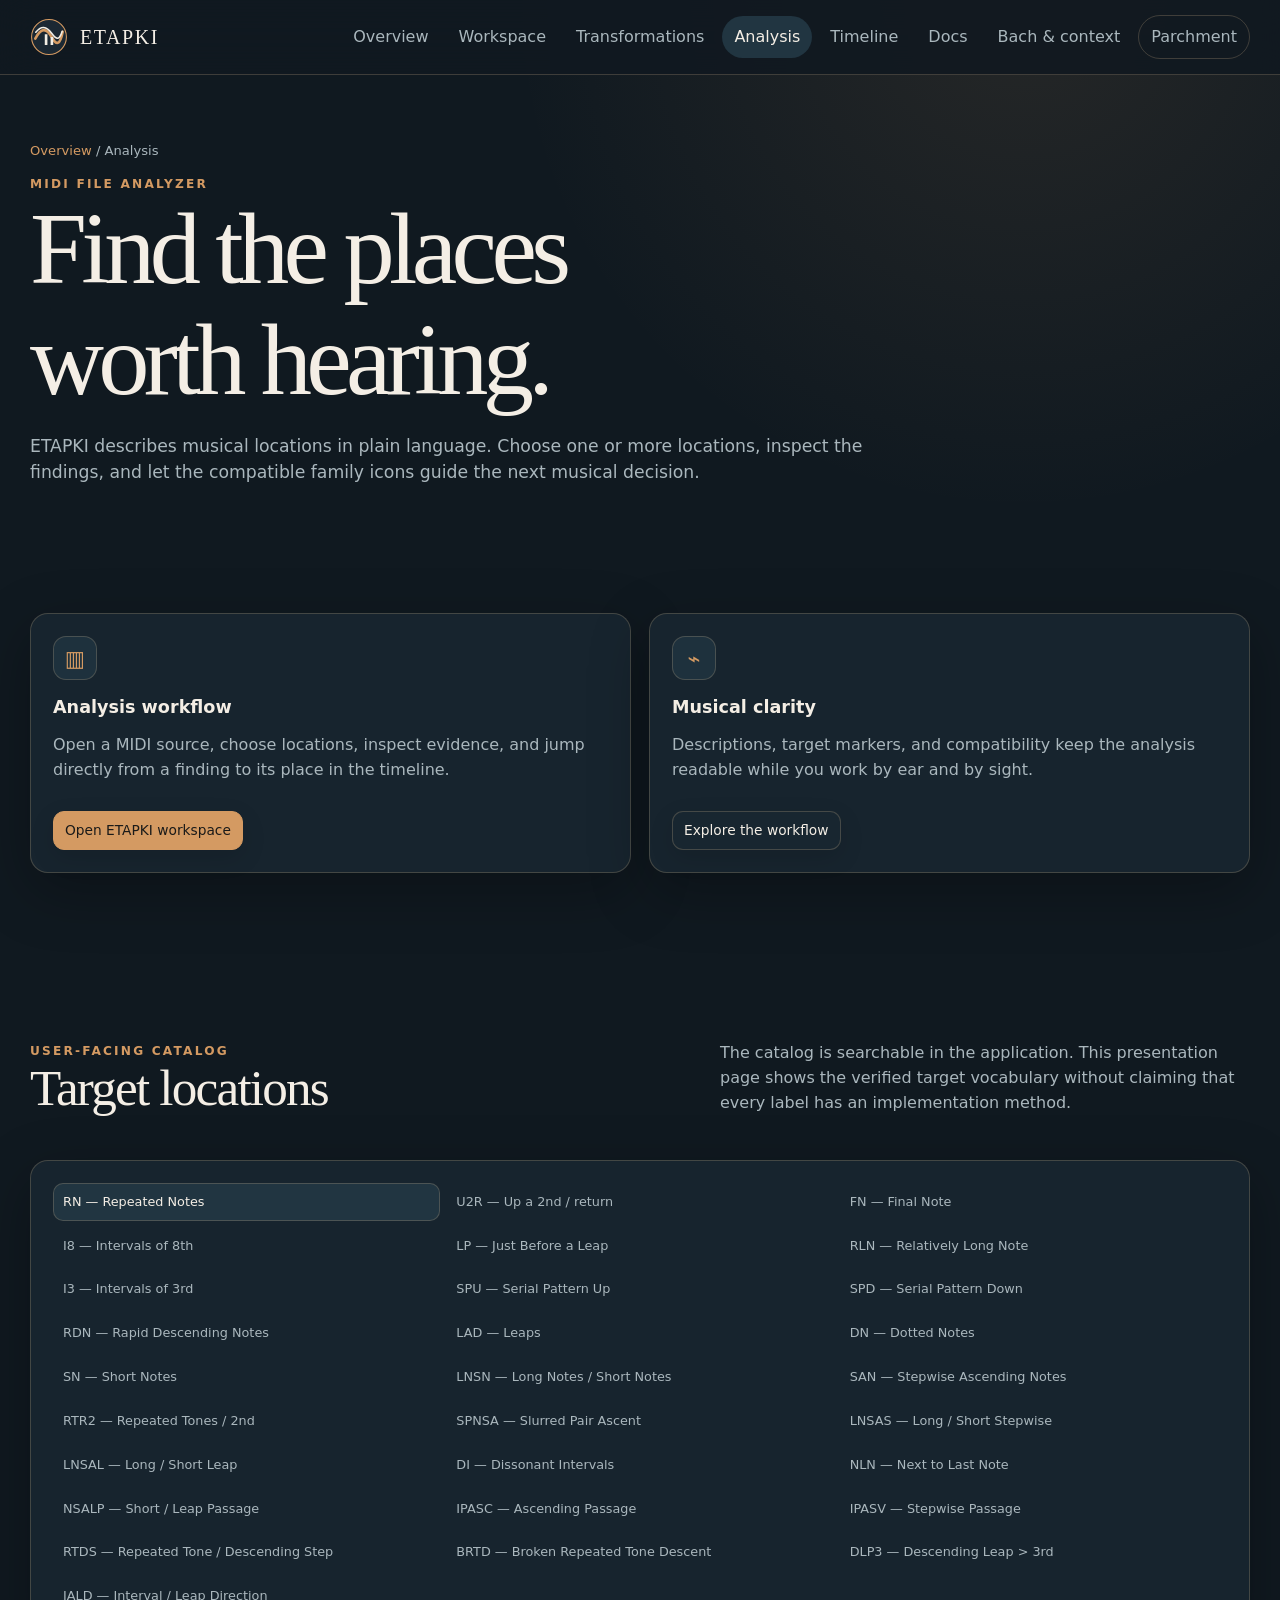
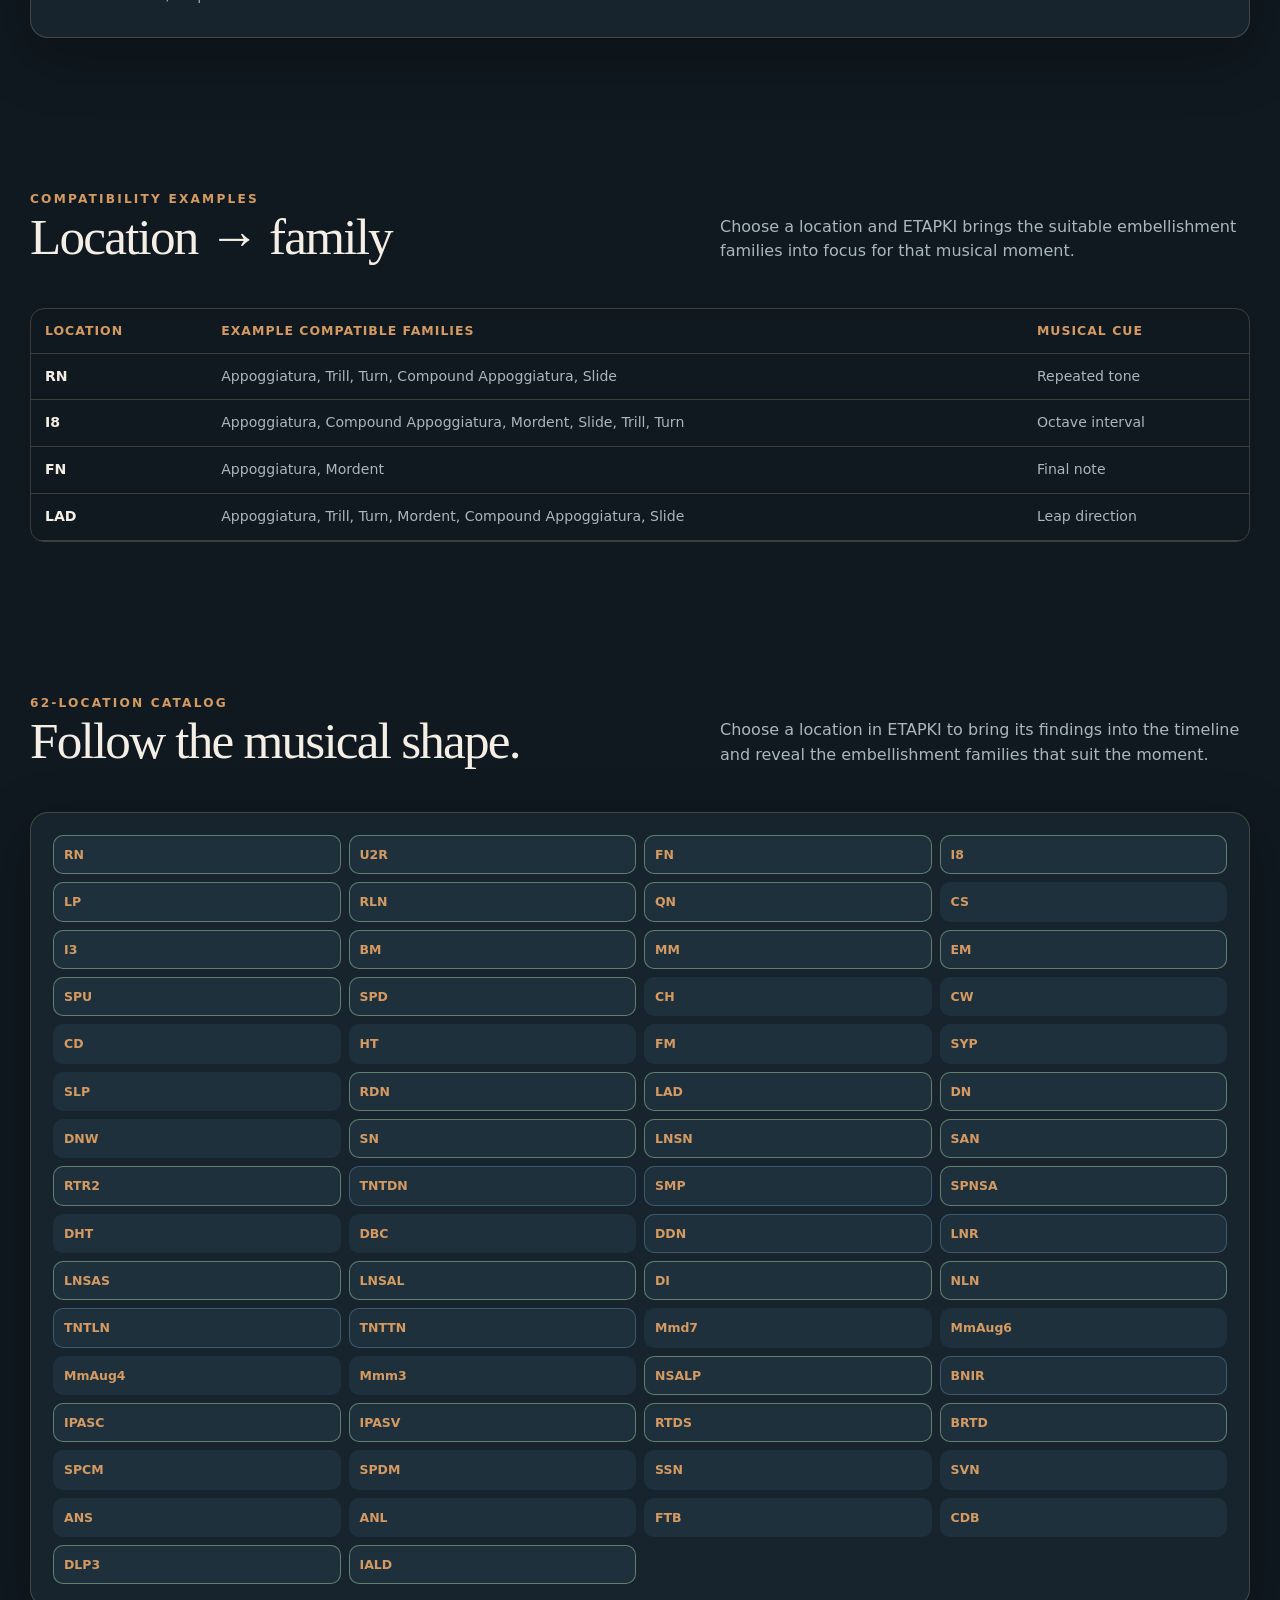
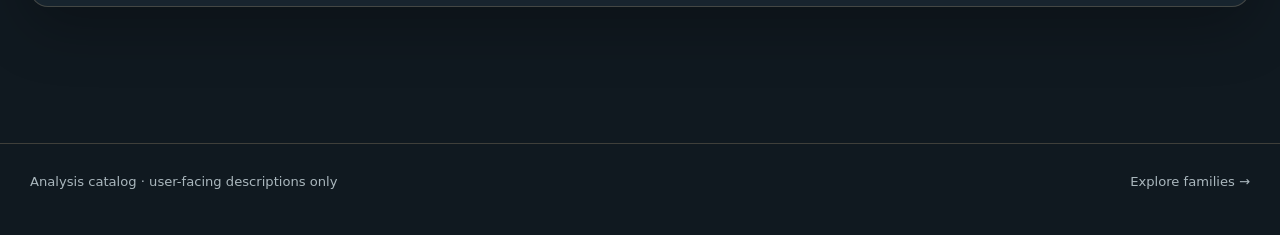
<file: ETAPKI/analysis.html>
<!doctype html>
<html lang="en" data-theme="midnight"><head><meta charset="utf-8"><meta name="viewport" content="width=device-width, initial-scale=1"><title>Analysis Locations — ETAPKI</title><link rel="icon" href="assets/favicon.svg"><link rel="stylesheet" href="styles.css"></head>
<body><div class="site-shell"><header class="topbar"><div class="container nav"><a class="brand" href="index.html"><img src="assets/logo-mark.svg" alt=""><span>ETAPKI</span></a><nav class="nav-links" aria-label="Primary navigation"><a href="index.html">Overview</a><a href="workspace.html">Workspace</a><a href="transformations.html">Transformations</a><a href="analysis.html" aria-current="page">Analysis</a><a href="timeline.html">Timeline</a><a href="documentation.html">Docs</a><a href="history.html">Bach &amp; context</a><button class="theme-toggle" data-theme-toggle type="button">Parchment</button></nav></div></header>
<main class="container"><section class="page-header"><div class="breadcrumb"><a href="index.html">Overview</a> / Analysis</div><div class="eyebrow">MIDI file analyzer</div><h1>Find the places worth hearing.</h1><p>ETAPKI describes musical locations in plain language. Choose one or more locations, inspect the findings, and let the compatible family icons guide the next musical decision.</p></section>
<section class="section"><div class="grid-2"><article class="card"><div class="card-icon">▥</div><h3>Analysis workflow</h3><p>Open a MIDI source, choose locations, inspect evidence, and jump directly from a finding to its place in the timeline.</p><div class="actions"><a class="button primary small" href="workspace.html">Open ETAPKI workspace</a></div></article><article class="card"><div class="card-icon">⌁</div><h3>Musical clarity</h3><p>Descriptions, target markers, and compatibility keep the analysis readable while you work by ear and by sight.</p><div class="actions"><a class="button small" href="documentation.html">Explore the workflow</a></div></article></div></section>
<section class="section"><div class="section-heading"><div><div class="eyebrow">User-facing catalog</div><h2>Target locations</h2></div><p>The catalog is searchable in the application. This presentation page shows the verified target vocabulary without claiming that every label has an implementation method.</p></div><div class="card"><div class="label-list" style="grid-template-columns:repeat(3,1fr);max-height:none"><button class="list-item active">RN — Repeated Notes</button><button class="list-item">U2R — Up a 2nd / return</button><button class="list-item">FN — Final Note</button><button class="list-item">I8 — Intervals of 8th</button><button class="list-item">LP — Just Before a Leap</button><button class="list-item">RLN — Relatively Long Note</button><button class="list-item">I3 — Intervals of 3rd</button><button class="list-item">SPU — Serial Pattern Up</button><button class="list-item">SPD — Serial Pattern Down</button><button class="list-item">RDN — Rapid Descending Notes</button><button class="list-item">LAD — Leaps</button><button class="list-item">DN — Dotted Notes</button><button class="list-item">SN — Short Notes</button><button class="list-item">LNSN — Long Notes / Short Notes</button><button class="list-item">SAN — Stepwise Ascending Notes</button><button class="list-item">RTR2 — Repeated Tones / 2nd</button><button class="list-item">SPNSA — Slurred Pair Ascent</button><button class="list-item">LNSAS — Long / Short Stepwise</button><button class="list-item">LNSAL — Long / Short Leap</button><button class="list-item">DI — Dissonant Intervals</button><button class="list-item">NLN — Next to Last Note</button><button class="list-item">NSALP — Short / Leap Passage</button><button class="list-item">IPASC — Ascending Passage</button><button class="list-item">IPASV — Stepwise Passage</button><button class="list-item">RTDS — Repeated Tone / Descending Step</button><button class="list-item">BRTD — Broken Repeated Tone Descent</button><button class="list-item">DLP3 — Descending Leap > 3rd</button><button class="list-item">IALD — Interval / Leap Direction</button></div></div></section>
 <section class="section"><div class="section-heading"><div><div class="eyebrow">Compatibility examples</div><h2>Location → family</h2></div><p>Choose a location and ETAPKI brings the suitable embellishment families into focus for that musical moment.</p></div><div class="table-wrap"><table><thead><tr><th>Location</th><th>Example compatible families</th><th>Musical cue</th></tr></thead><tbody><tr><td><strong>RN</strong></td><td>Appoggiatura, Trill, Turn, Compound Appoggiatura, Slide</td><td>Repeated tone</td></tr><tr><td><strong>I8</strong></td><td>Appoggiatura, Compound Appoggiatura, Mordent, Slide, Trill, Turn</td><td>Octave interval</td></tr><tr><td><strong>FN</strong></td><td>Appoggiatura, Mordent</td><td>Final note</td></tr><tr><td><strong>LAD</strong></td><td>Appoggiatura, Trill, Turn, Mordent, Compound Appoggiatura, Slide</td><td>Leap direction</td></tr></tbody></table></div></section>
<section class="section"><div class="section-heading"><div><div class="eyebrow">62-location catalog</div><h2>Follow the musical shape.</h2></div><p>Choose a location in ETAPKI to bring its findings into the timeline and reveal the embellishment families that suit the moment.</p></div><div class="card"><div class="catalog-grid">
  <div class="catalog-item active"><code>RN</code><span class="status-badge active">active</span></div><div class="catalog-item active"><code>U2R</code><span class="status-badge active">active</span></div><div class="catalog-item active"><code>FN</code><span class="status-badge active">active</span></div><div class="catalog-item active"><code>I8</code><span class="status-badge active">active</span></div>
  <div class="catalog-item active"><code>LP</code><span class="status-badge active">active</span></div><div class="catalog-item active"><code>RLN</code><span class="status-badge active">active</span></div><div class="catalog-item active"><code>QN</code><span class="status-badge active">active</span></div><div class="catalog-item planned"><code>CS</code><span class="status-badge planned">cataloged</span></div>
  <div class="catalog-item active"><code>I3</code><span class="status-badge active">active</span></div><div class="catalog-item active"><code>BM</code><span class="status-badge active">active</span></div><div class="catalog-item active"><code>MM</code><span class="status-badge active">active</span></div><div class="catalog-item active"><code>EM</code><span class="status-badge active">active</span></div>
  <div class="catalog-item active"><code>SPU</code><span class="status-badge active">active</span></div><div class="catalog-item active"><code>SPD</code><span class="status-badge active">active</span></div><div class="catalog-item planned"><code>CH</code><span class="status-badge planned">cataloged</span></div><div class="catalog-item planned"><code>CW</code><span class="status-badge planned">cataloged</span></div>
  <div class="catalog-item planned"><code>CD</code><span class="status-badge planned">cataloged</span></div><div class="catalog-item planned"><code>HT</code><span class="status-badge planned">cataloged</span></div><div class="catalog-item planned"><code>FM</code><span class="status-badge planned">cataloged</span></div><div class="catalog-item planned"><code>SYP</code><span class="status-badge planned">cataloged</span></div>
  <div class="catalog-item planned"><code>SLP</code><span class="status-badge planned">cataloged</span></div><div class="catalog-item active"><code>RDN</code><span class="status-badge active">active</span></div><div class="catalog-item active"><code>LAD</code><span class="status-badge active">active</span></div><div class="catalog-item active"><code>DN</code><span class="status-badge active">active</span></div>
  <div class="catalog-item planned"><code>DNW</code><span class="status-badge planned">cataloged</span></div><div class="catalog-item active"><code>SN</code><span class="status-badge active">active</span></div><div class="catalog-item active"><code>LNSN</code><span class="status-badge active">active</span></div><div class="catalog-item active"><code>SAN</code><span class="status-badge active">active</span></div>
  <div class="catalog-item active"><code>RTR2</code><span class="status-badge active">active</span></div><div class="catalog-item reference"><code>TNTDN</code><span class="status-badge reference">cataloged</span></div><div class="catalog-item reference"><code>SMP</code><span class="status-badge reference">cataloged</span></div><div class="catalog-item active"><code>SPNSA</code><span class="status-badge active">active</span></div>
  <div class="catalog-item planned"><code>DHT</code><span class="status-badge planned">cataloged</span></div><div class="catalog-item planned"><code>DBC</code><span class="status-badge planned">cataloged</span></div><div class="catalog-item reference"><code>DDN</code><span class="status-badge reference">cataloged</span></div><div class="catalog-item reference"><code>LNR</code><span class="status-badge reference">cataloged</span></div>
  <div class="catalog-item active"><code>LNSAS</code><span class="status-badge active">active</span></div><div class="catalog-item active"><code>LNSAL</code><span class="status-badge active">active</span></div><div class="catalog-item active"><code>DI</code><span class="status-badge active">active</span></div><div class="catalog-item active"><code>NLN</code><span class="status-badge active">active</span></div>
  <div class="catalog-item reference"><code>TNTLN</code><span class="status-badge reference">cataloged</span></div><div class="catalog-item reference"><code>TNTTN</code><span class="status-badge reference">cataloged</span></div><div class="catalog-item planned"><code>Mmd7</code><span class="status-badge planned">cataloged</span></div><div class="catalog-item planned"><code>MmAug6</code><span class="status-badge planned">cataloged</span></div>
  <div class="catalog-item planned"><code>MmAug4</code><span class="status-badge planned">cataloged</span></div><div class="catalog-item planned"><code>Mmm3</code><span class="status-badge planned">cataloged</span></div><div class="catalog-item active"><code>NSALP</code><span class="status-badge active">active</span></div><div class="catalog-item reference"><code>BNIR</code><span class="status-badge reference">cataloged</span></div>
  <div class="catalog-item active"><code>IPASC</code><span class="status-badge active">active</span></div><div class="catalog-item active"><code>IPASV</code><span class="status-badge active">active</span></div><div class="catalog-item active"><code>RTDS</code><span class="status-badge active">active</span></div><div class="catalog-item active"><code>BRTD</code><span class="status-badge active">active</span></div>
  <div class="catalog-item planned"><code>SPCM</code><span class="status-badge planned">cataloged</span></div><div class="catalog-item planned"><code>SPDM</code><span class="status-badge planned">cataloged</span></div><div class="catalog-item planned"><code>SSN</code><span class="status-badge planned">cataloged</span></div><div class="catalog-item planned"><code>SVN</code><span class="status-badge planned">cataloged</span></div>
  <div class="catalog-item planned"><code>ANS</code><span class="status-badge planned">cataloged</span></div><div class="catalog-item planned"><code>ANL</code><span class="status-badge planned">cataloged</span></div><div class="catalog-item planned"><code>FTB</code><span class="status-badge planned">cataloged</span></div><div class="catalog-item planned"><code>CDB</code><span class="status-badge planned">cataloged</span></div>
  <div class="catalog-item active"><code>DLP3</code><span class="status-badge active">active</span></div><div class="catalog-item active"><code>IALD</code><span class="status-badge active">active</span></div>
</div></div></section></main>
<footer class="footer"><div class="container footer-row"><span>Analysis catalog · user-facing descriptions only</span><a href="transformations.html">Explore families →</a></div></footer></div><script src="app.js"></script></body></html>
</file>
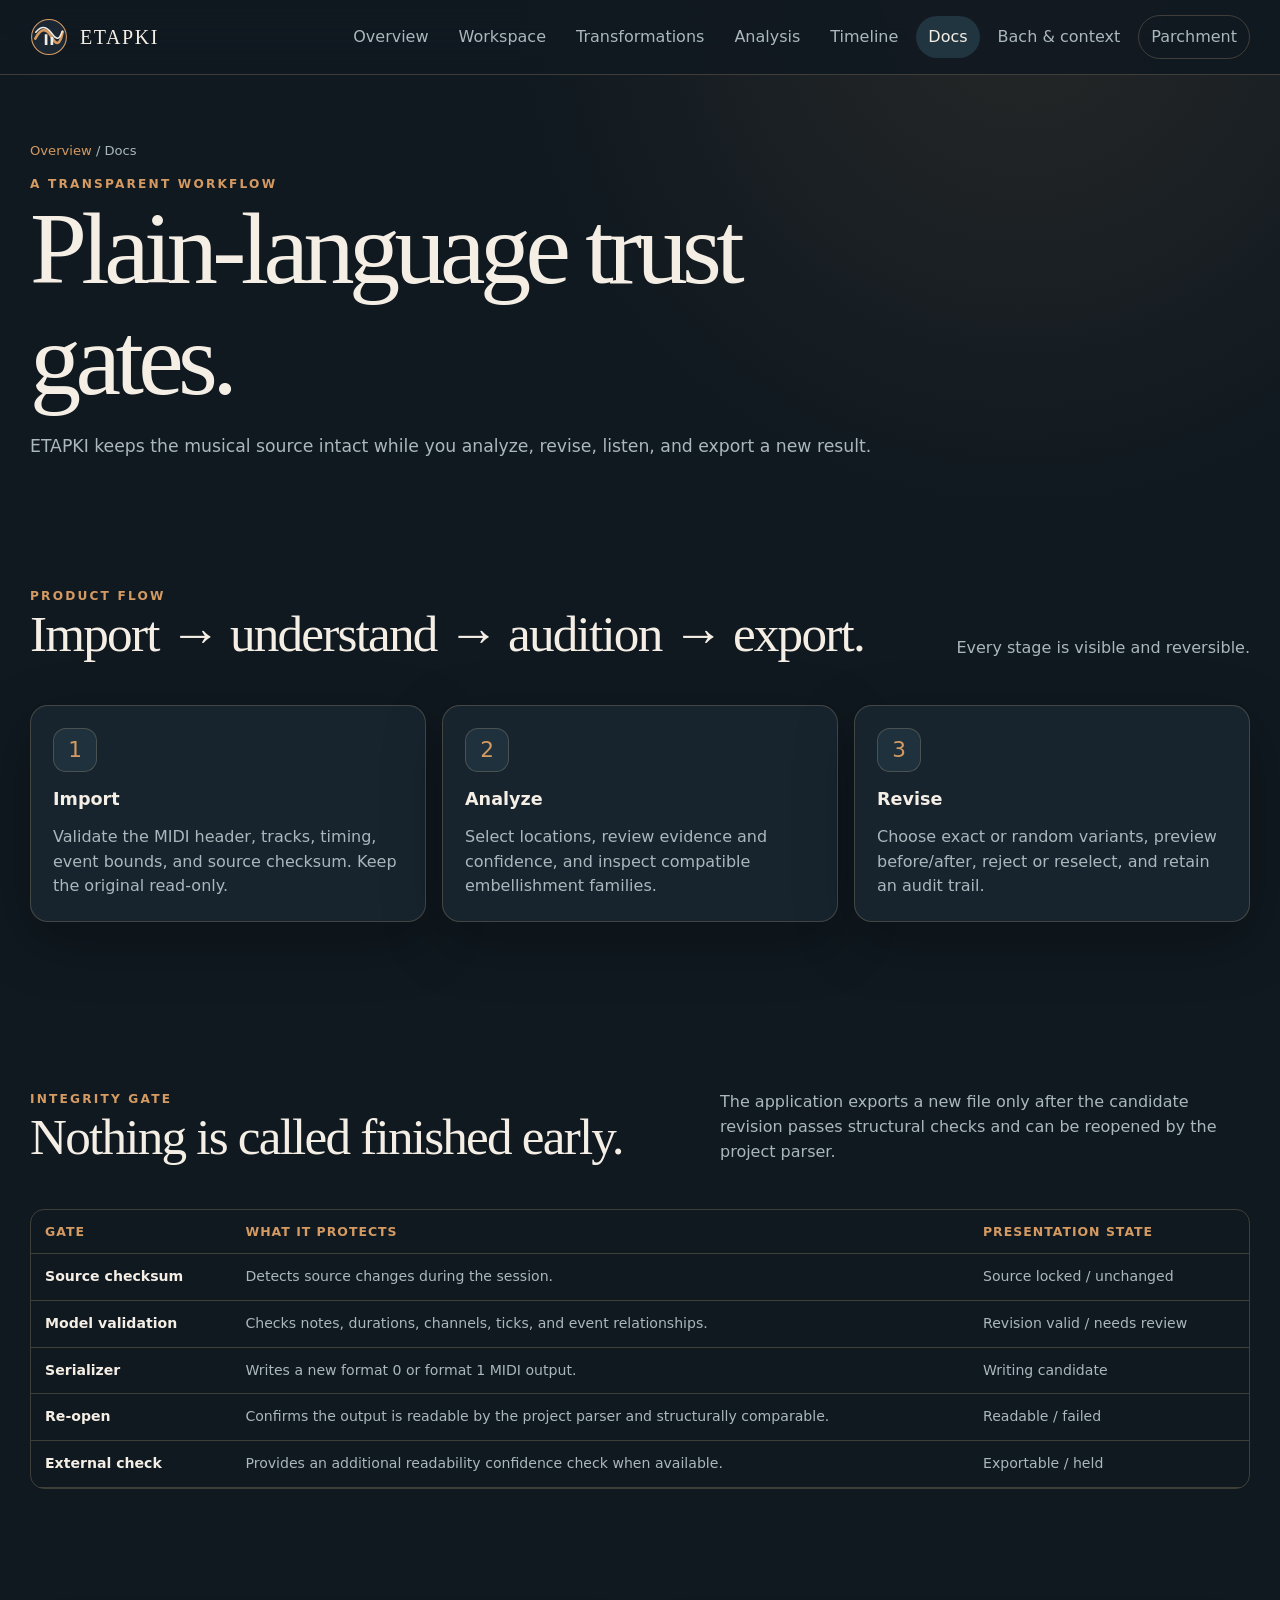
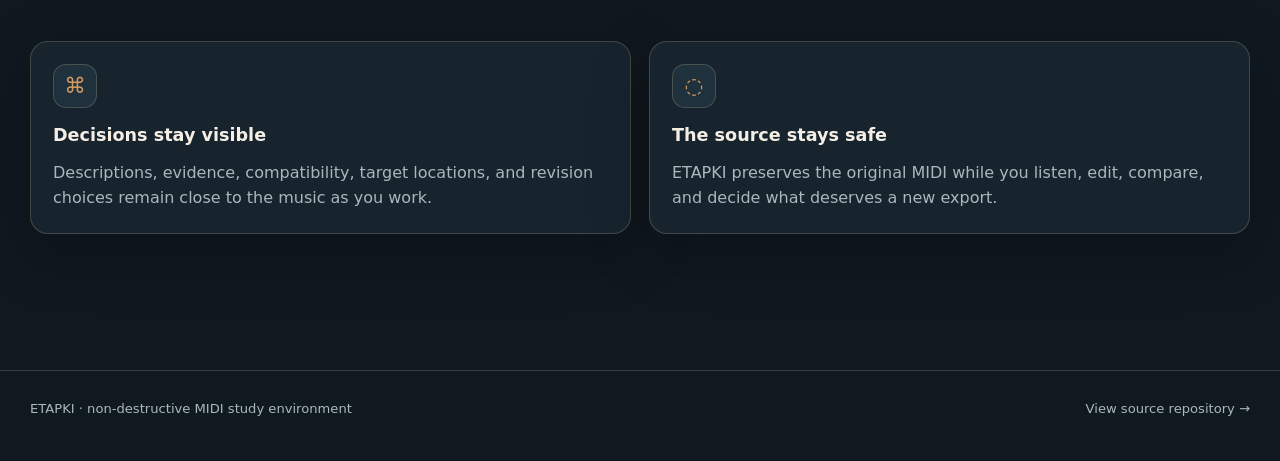
<file: ETAPKI/documentation.html>
<!doctype html>
<html lang="en" data-theme="midnight"><head><meta charset="utf-8"><meta name="viewport" content="width=device-width, initial-scale=1"><title>Documentation & Integrity — ETAPKI</title><link rel="icon" href="assets/favicon.svg"><link rel="stylesheet" href="styles.css"></head>
<body><div class="site-shell"><header class="topbar"><div class="container nav"><a class="brand" href="index.html"><img src="assets/logo-mark.svg" alt=""><span>ETAPKI</span></a><nav class="nav-links" aria-label="Primary navigation"><a href="index.html">Overview</a><a href="workspace.html">Workspace</a><a href="transformations.html">Transformations</a><a href="analysis.html">Analysis</a><a href="timeline.html">Timeline</a><a href="documentation.html" aria-current="page">Docs</a><a href="history.html">Bach &amp; context</a><button class="theme-toggle" data-theme-toggle type="button">Parchment</button></nav></div></header>
<main class="container"><section class="page-header"><div class="breadcrumb"><a href="index.html">Overview</a> / Docs</div><div class="eyebrow">A transparent workflow</div><h1>Plain-language trust gates.</h1><p>ETAPKI keeps the musical source intact while you analyze, revise, listen, and export a new result.</p></section>
<section class="section"><div class="section-heading"><div><div class="eyebrow">Product flow</div><h2>Import → understand → audition → export.</h2></div><p>Every stage is visible and reversible.</p></div><div class="grid-3"><article class="card"><div class="card-icon">1</div><h3>Import</h3><p>Validate the MIDI header, tracks, timing, event bounds, and source checksum. Keep the original read-only.</p></article><article class="card"><div class="card-icon">2</div><h3>Analyze</h3><p>Select locations, review evidence and confidence, and inspect compatible embellishment families.</p></article><article class="card"><div class="card-icon">3</div><h3>Revise</h3><p>Choose exact or random variants, preview before/after, reject or reselect, and retain an audit trail.</p></article></div></section>
<section class="section"><div class="section-heading"><div><div class="eyebrow">Integrity gate</div><h2>Nothing is called finished early.</h2></div><p>The application exports a new file only after the candidate revision passes structural checks and can be reopened by the project parser.</p></div><div class="table-wrap"><table><thead><tr><th>Gate</th><th>What it protects</th><th>Presentation state</th></tr></thead><tbody><tr><td><strong>Source checksum</strong></td><td>Detects source changes during the session.</td><td>Source locked / unchanged</td></tr><tr><td><strong>Model validation</strong></td><td>Checks notes, durations, channels, ticks, and event relationships.</td><td>Revision valid / needs review</td></tr><tr><td><strong>Serializer</strong></td><td>Writes a new format 0 or format 1 MIDI output.</td><td>Writing candidate</td></tr><tr><td><strong>Re-open</strong></td><td>Confirms the output is readable by the project parser and structurally comparable.</td><td>Readable / failed</td></tr><tr><td><strong>External check</strong></td><td>Provides an additional readability confidence check when available.</td><td>Exportable / held</td></tr></tbody></table></div></section>
<section class="section"><div class="grid-2"><article class="card"><div class="card-icon">⌘</div><h3>Decisions stay visible</h3><p>Descriptions, evidence, compatibility, target locations, and revision choices remain close to the music as you work.</p></article><article class="card"><div class="card-icon">◌</div><h3>The source stays safe</h3><p>ETAPKI preserves the original MIDI while you listen, edit, compare, and decide what deserves a new export.</p></article></div></section></main>
<footer class="footer"><div class="container footer-row"><span>ETAPKI · non-destructive MIDI study environment</span><a href="https://github.com/Harris-Software-Solutions-LLC/ETAPKI">View source repository →</a></div></footer></div><script src="app.js"></script></body></html>
</file>
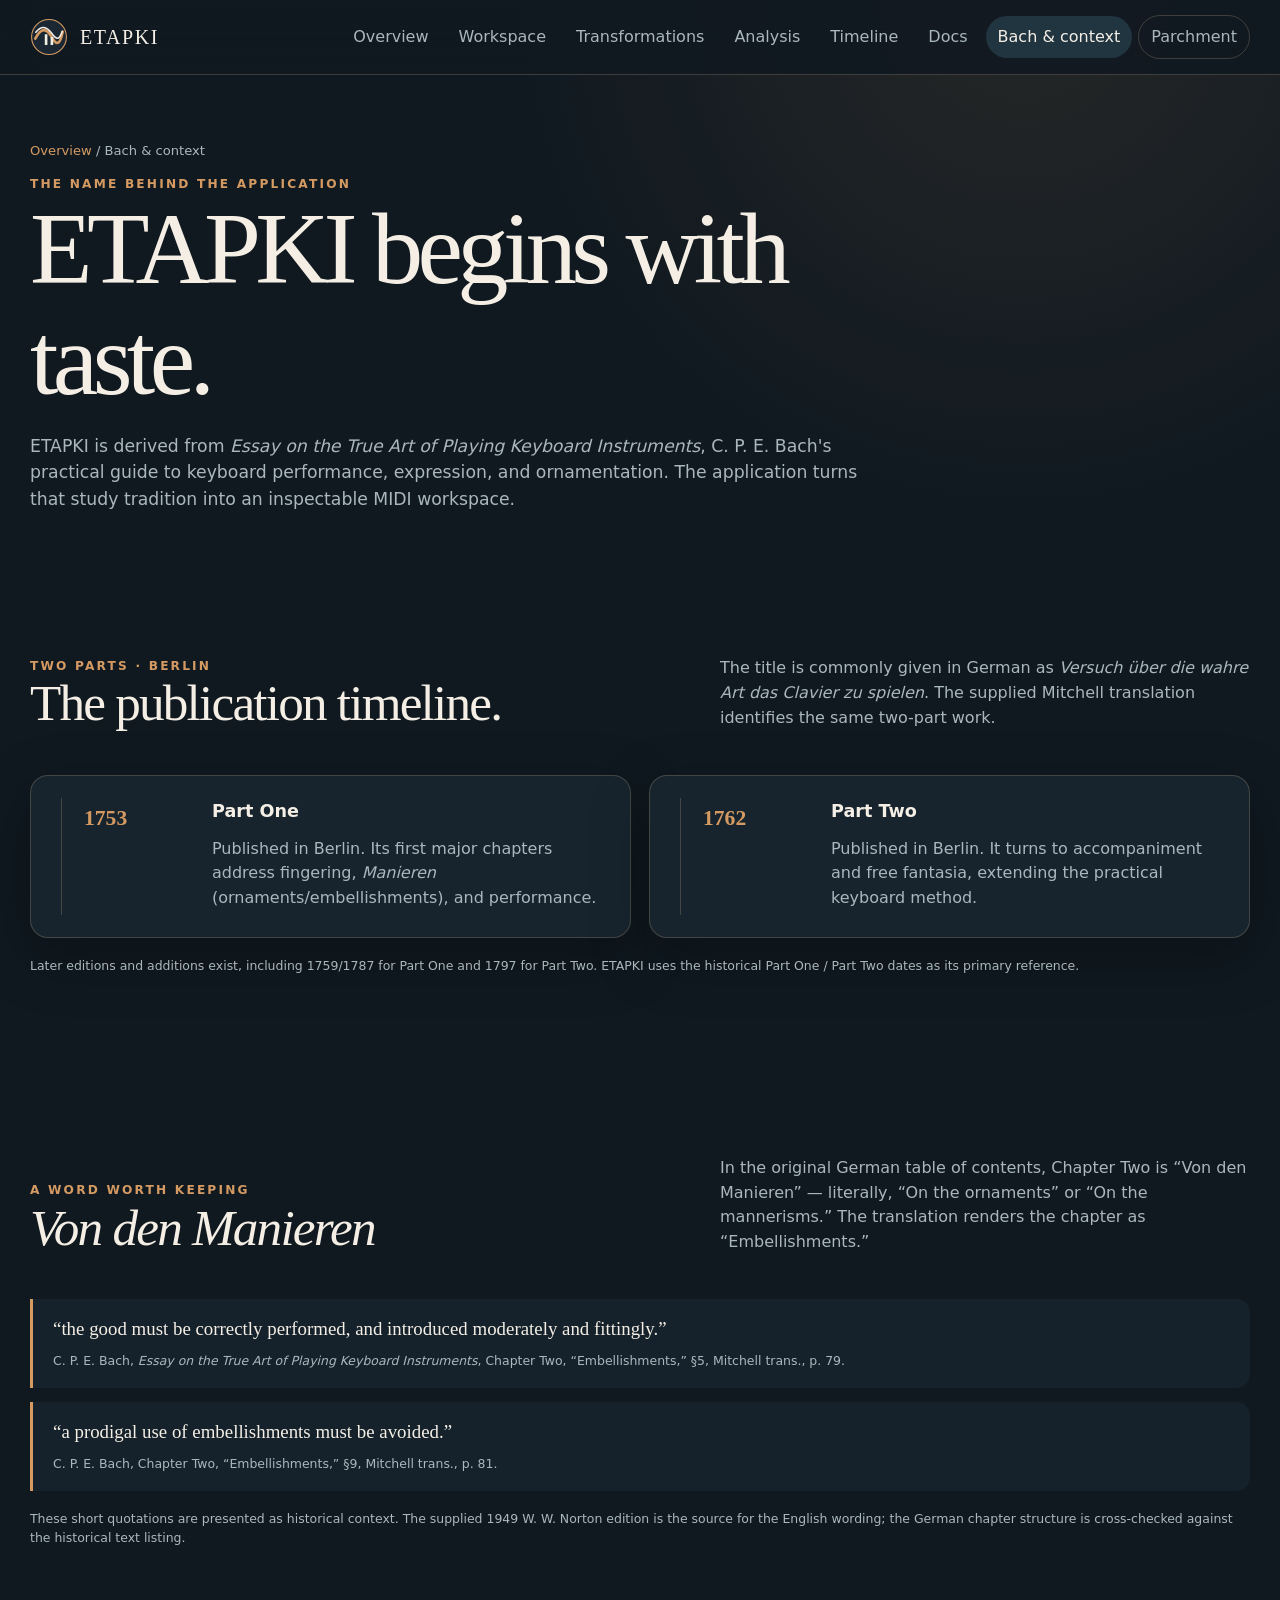
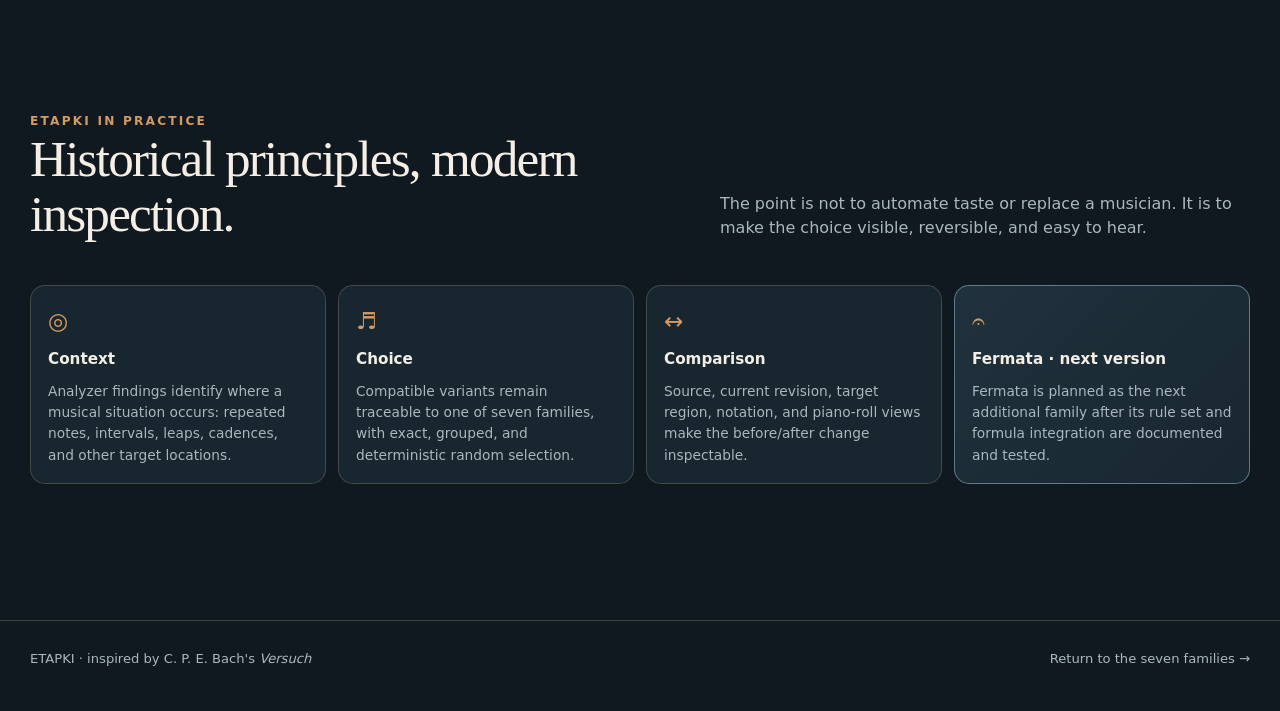
<file: ETAPKI/history.html>
<!doctype html>
<html lang="en" data-theme="midnight">
<head>
  <meta charset="utf-8"><meta name="viewport" content="width=device-width, initial-scale=1">
  <meta name="description" content="The C. P. E. Bach historical foundation for ETAPKI and its study of keyboard embellishments.">
  <title>Bach &amp; Context — ETAPKI</title><link rel="icon" href="assets/favicon.svg"><link rel="stylesheet" href="styles.css">
</head>
<body><div class="site-shell"><header class="topbar"><div class="container nav"><a class="brand" href="index.html"><img src="assets/logo-mark.svg" alt=""><span>ETAPKI</span></a><nav class="nav-links" aria-label="Primary navigation"><a href="index.html">Overview</a><a href="workspace.html">Workspace</a><a href="transformations.html">Transformations</a><a href="analysis.html">Analysis</a><a href="timeline.html">Timeline</a><a href="documentation.html">Docs</a><a href="history.html" aria-current="page">Bach &amp; context</a><button class="theme-toggle" data-theme-toggle type="button">Parchment</button></nav></div></header>
<main class="container">
  <section class="page-header"><div class="breadcrumb"><a href="index.html">Overview</a> / Bach &amp; context</div><div class="eyebrow">The name behind the application</div><h1>ETAPKI begins with taste.</h1><p>ETAPKI is derived from <em>Essay on the True Art of Playing Keyboard Instruments</em>, C. P. E. Bach's practical guide to keyboard performance, expression, and ornamentation. The application turns that study tradition into an inspectable MIDI workspace.</p></section>

  <section class="section"><div class="section-heading"><div><div class="eyebrow">Two parts · Berlin</div><h2>The publication timeline.</h2></div><p>The title is commonly given in German as <em>Versuch über die wahre Art das Clavier zu spielen</em>. The supplied Mitchell translation identifies the same two-part work.</p></div><div class="grid-2"><article class="card"><div class="history-line"><strong>1753</strong><div><h3>Part One</h3><p>Published in Berlin. Its first major chapters address fingering, <em>Manieren</em> (ornaments/embellishments), and performance.</p></div></div></article><article class="card"><div class="history-line"><strong>1762</strong><div><h3>Part Two</h3><p>Published in Berlin. It turns to accompaniment and free fantasia, extending the practical keyboard method.</p></div></div></article></div><p class="source-note" style="margin-top:18px">Later editions and additions exist, including 1759/1787 for Part One and 1797 for Part Two. ETAPKI uses the historical Part One / Part Two dates as its primary reference.</p></section>

  <section class="section"><div class="section-heading"><div><div class="eyebrow">A word worth keeping</div><h2><em>Von den Manieren</em></h2></div><p>In the original German table of contents, Chapter Two is “Von den Manieren” — literally, “On the ornaments” or “On the mannerisms.” The translation renders the chapter as “Embellishments.”</p></div><div class="quote-card"><q>the good must be correctly performed, and introduced moderately and fittingly.</q><cite>C. P. E. Bach, <em>Essay on the True Art of Playing Keyboard Instruments</em>, Chapter Two, “Embellishments,” §5, Mitchell trans., p. 79.</cite></div><div class="quote-card" style="margin-top:14px"><q>a prodigal use of embellishments must be avoided.</q><cite>C. P. E. Bach, Chapter Two, “Embellishments,” §9, Mitchell trans., p. 81.</cite></div><p class="source-note" style="margin-top:18px">These short quotations are presented as historical context. The supplied 1949 W. W. Norton edition is the source for the English wording; the German chapter structure is cross-checked against the historical text listing.</p></section>

  <section class="section"><div class="section-heading"><div><div class="eyebrow">ETAPKI in practice</div><h2>Historical principles, modern inspection.</h2></div><p>The point is not to automate taste or replace a musician. It is to make the choice visible, reversible, and easy to hear.</p></div><div class="feature-grid"><article class="feature-card"><span class="feature-icon">◎</span><strong>Context</strong><p>Analyzer findings identify where a musical situation occurs: repeated notes, intervals, leaps, cadences, and other target locations.</p></article><article class="feature-card"><span class="feature-icon">♬</span><strong>Choice</strong><p>Compatible variants remain traceable to one of seven families, with exact, grouped, and deterministic random selection.</p></article><article class="feature-card"><span class="feature-icon">↔</span><strong>Comparison</strong><p>Source, current revision, target region, notation, and piano-roll views make the before/after change inspectable.</p></article><article class="feature-card future-card"><span class="feature-icon">𝄐</span><strong>Fermata · next version</strong><p>Fermata is planned as the next additional family after its rule set and formula integration are documented and tested.</p></article></div></section>
</main>
<footer class="footer"><div class="container footer-row"><span>ETAPKI · inspired by C. P. E. Bach's <em>Versuch</em></span><a href="transformations.html">Return to the seven families →</a></div></footer></div><script src="app.js"></script></body></html>
</file>
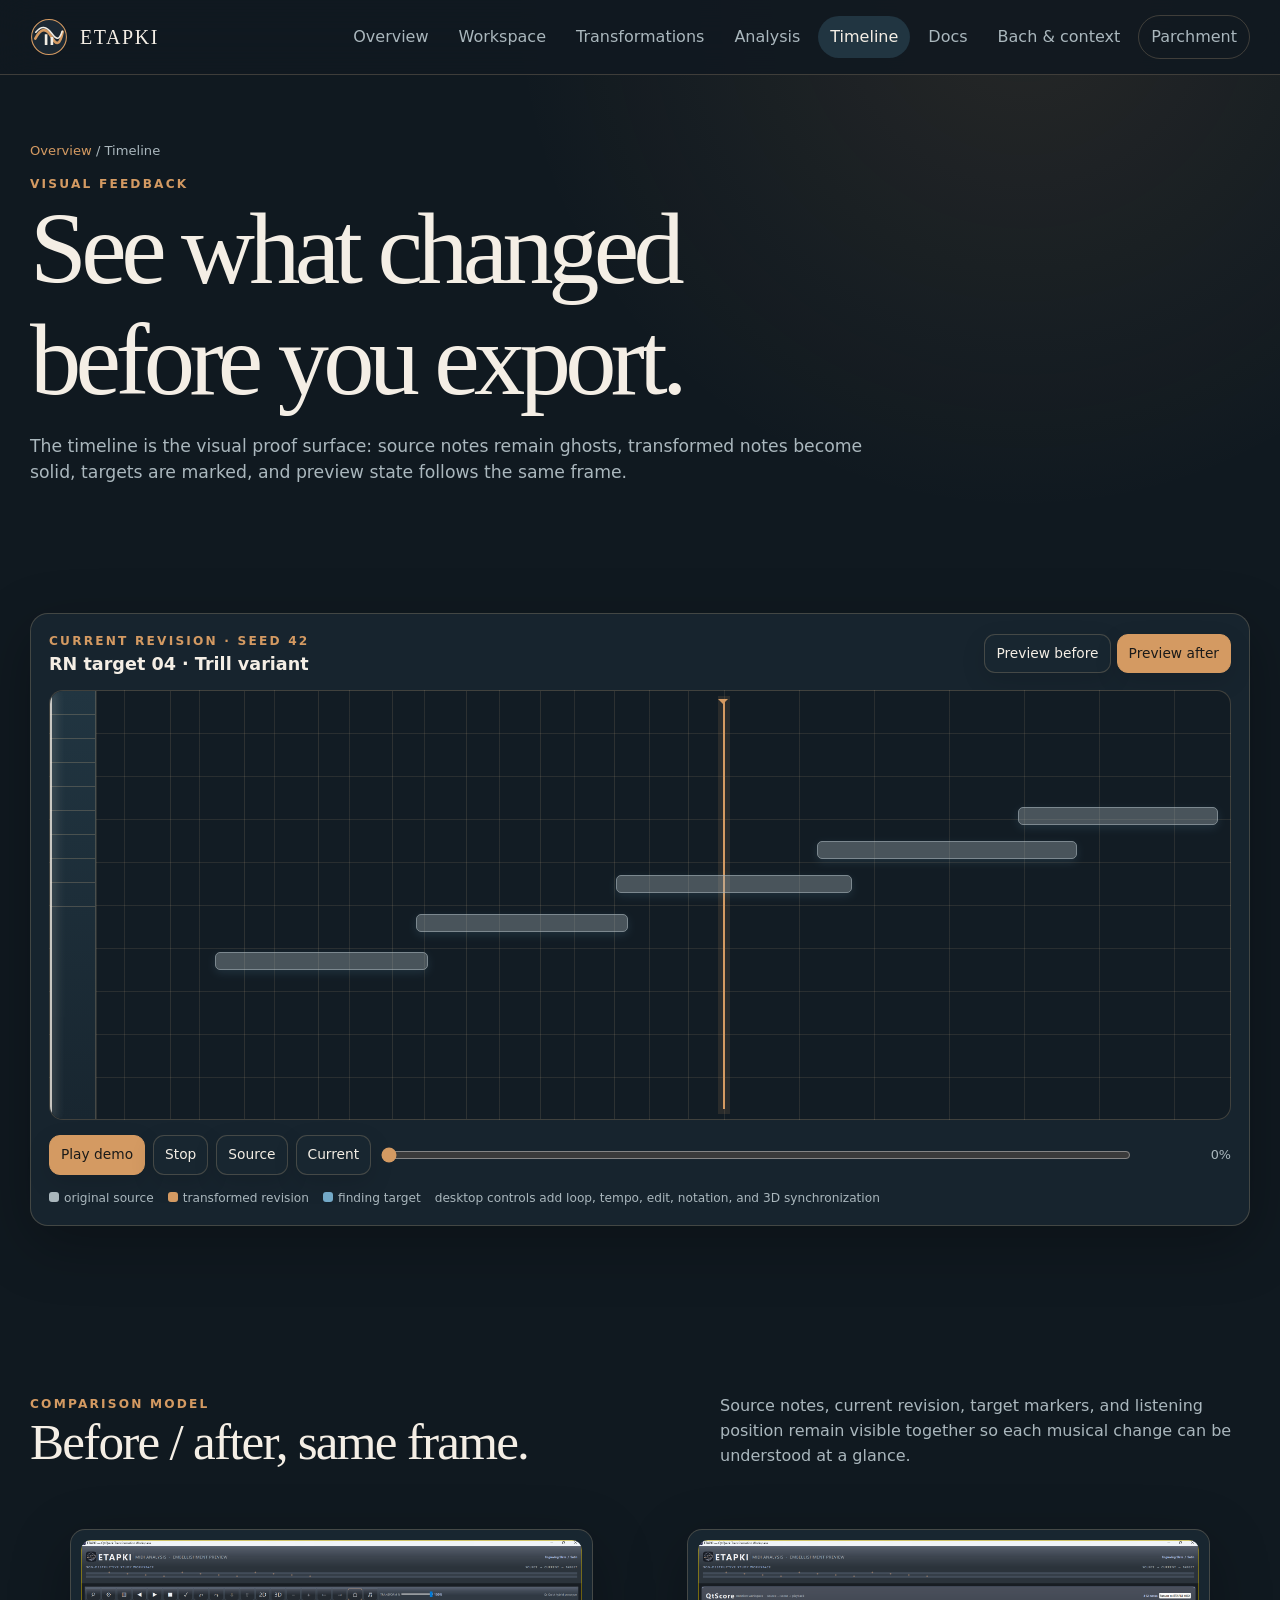
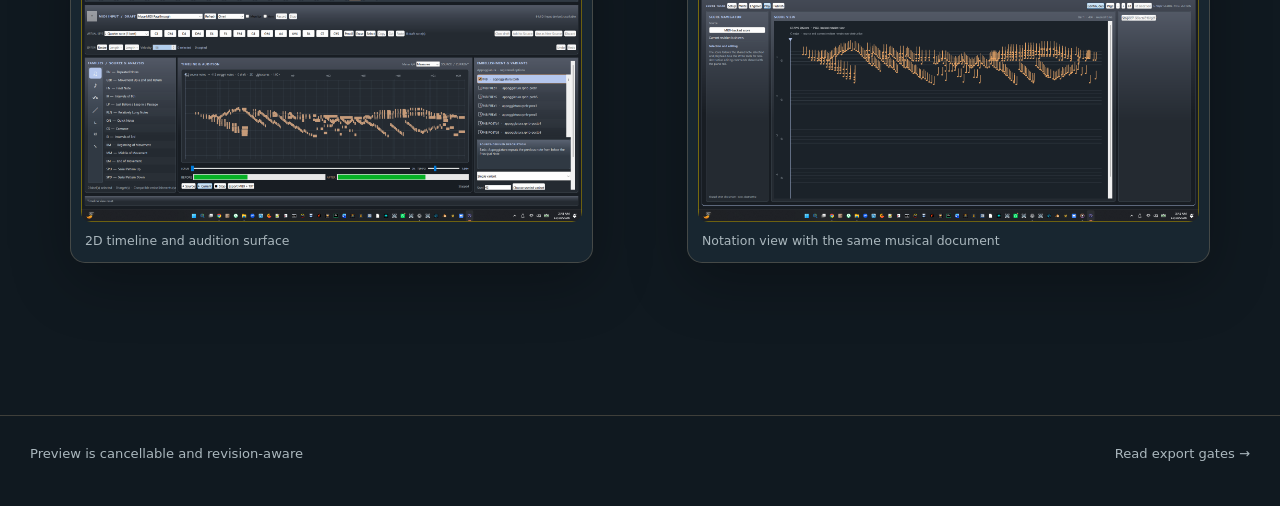
<file: ETAPKI/timeline.html>
<!doctype html>
<html lang="en" data-theme="midnight"><head><meta charset="utf-8"><meta name="viewport" content="width=device-width, initial-scale=1"><title>Timeline & Preview — ETAPKI</title><link rel="icon" href="assets/favicon.svg"><link rel="stylesheet" href="styles.css"></head>
<body><div class="site-shell"><header class="topbar"><div class="container nav"><a class="brand" href="index.html"><img src="assets/logo-mark.svg" alt=""><span>ETAPKI</span></a><nav class="nav-links" aria-label="Primary navigation"><a href="index.html">Overview</a><a href="workspace.html">Workspace</a><a href="transformations.html">Transformations</a><a href="analysis.html">Analysis</a><a href="timeline.html" aria-current="page">Timeline</a><a href="documentation.html">Docs</a><a href="history.html">Bach &amp; context</a><button class="theme-toggle" data-theme-toggle type="button">Parchment</button></nav></div></header>
<main class="container"><section class="page-header"><div class="breadcrumb"><a href="index.html">Overview</a> / Timeline</div><div class="eyebrow">Visual feedback</div><h1>See what changed before you export.</h1><p>The timeline is the visual proof surface: source notes remain ghosts, transformed notes become solid, targets are marked, and preview state follows the same frame.</p></section>
<section class="section"><div class="timeline-card" style="padding:18px"><div class="timeline-toolbar"><div><div class="eyebrow">Current revision · seed 42</div><h3 style="margin:4px 0 0">RN target 04 · Trill variant</h3></div><div class="tools"><button class="button small" data-preview="before" type="button">Preview before</button><button class="button small primary" data-preview="after" type="button">Preview after</button></div></div><div class="timeline-grid" data-timeline style="min-height:430px;margin-top:16px"><div class="piano" aria-hidden="true"><span></span><span></span><span></span><span></span><span></span><span></span><span></span><span></span><span></span></div><div class="target-marker" style="left:57%"></div><div class="playhead demo-playhead" style="left:0"></div></div><div class="transport"><button class="button small primary" data-demo-play type="button" aria-pressed="false">Play demo</button><button class="button small" data-demo-stop type="button">Stop</button><button class="button small" data-preview="before" type="button">Source</button><button class="button small" data-preview="after" type="button">Current</button><input class="scrub" data-demo-scrub type="range" min="0" max="100" value="0" aria-label="Timeline scrub"><span class="transport-readout" data-demo-readout>0%</span></div><div class="timeline-legend" style="margin-top:14px"><span><i class="legend-dot source"></i>original source</span><span><i class="legend-dot revision"></i>transformed revision</span><span><i class="legend-dot"></i>finding target</span><span>desktop controls add loop, tempo, edit, notation, and 3D synchronization</span></div></div></section>
<section class="section"><div class="section-heading"><div><div class="eyebrow">Comparison model</div><h2>Before / after, same frame.</h2></div><p>Source notes, current revision, target markers, and listening position remain visible together so each musical change can be understood at a glance.</p></div><div class="photo-gallery timeline-gallery"><figure class="photo-card photo-card-wide"><button class="photo-button" data-photo="assets/current/user-2d-midi-workspace.png" data-photo-caption="ETAPKI 2D MIDI workspace — timeline and audition" type="button"><img src="assets/current/user-2d-midi-workspace.png" alt="ETAPKI 2D MIDI timeline and audition view"></button><figcaption>2D timeline and audition surface</figcaption></figure><figure class="photo-card photo-card-wide"><button class="photo-button" data-photo="assets/current/user-notation-workspace.png" data-photo-caption="ETAPKI notation workspace" type="button"><img src="assets/current/user-notation-workspace.png" alt="ETAPKI notation workspace with score and editing controls"></button><figcaption>Notation view with the same musical document</figcaption></figure></div></section></main>
<footer class="footer"><div class="container footer-row"><span>Preview is cancellable and revision-aware</span><a href="documentation.html">Read export gates →</a></div></footer></div><div class="photo-lightbox hidden" data-photo-lightbox aria-hidden="true"><div class="photo-lightbox-panel" role="dialog" aria-modal="true" aria-label="Enlarged ETAPKI implementation screenshot"><button class="photo-lightbox-close" data-photo-close type="button" aria-label="Close enlarged screenshot">×</button><img data-photo-lightbox-image alt=""><p data-photo-lightbox-caption></p></div></div><script src="app.js"></script></body></html>
</file>
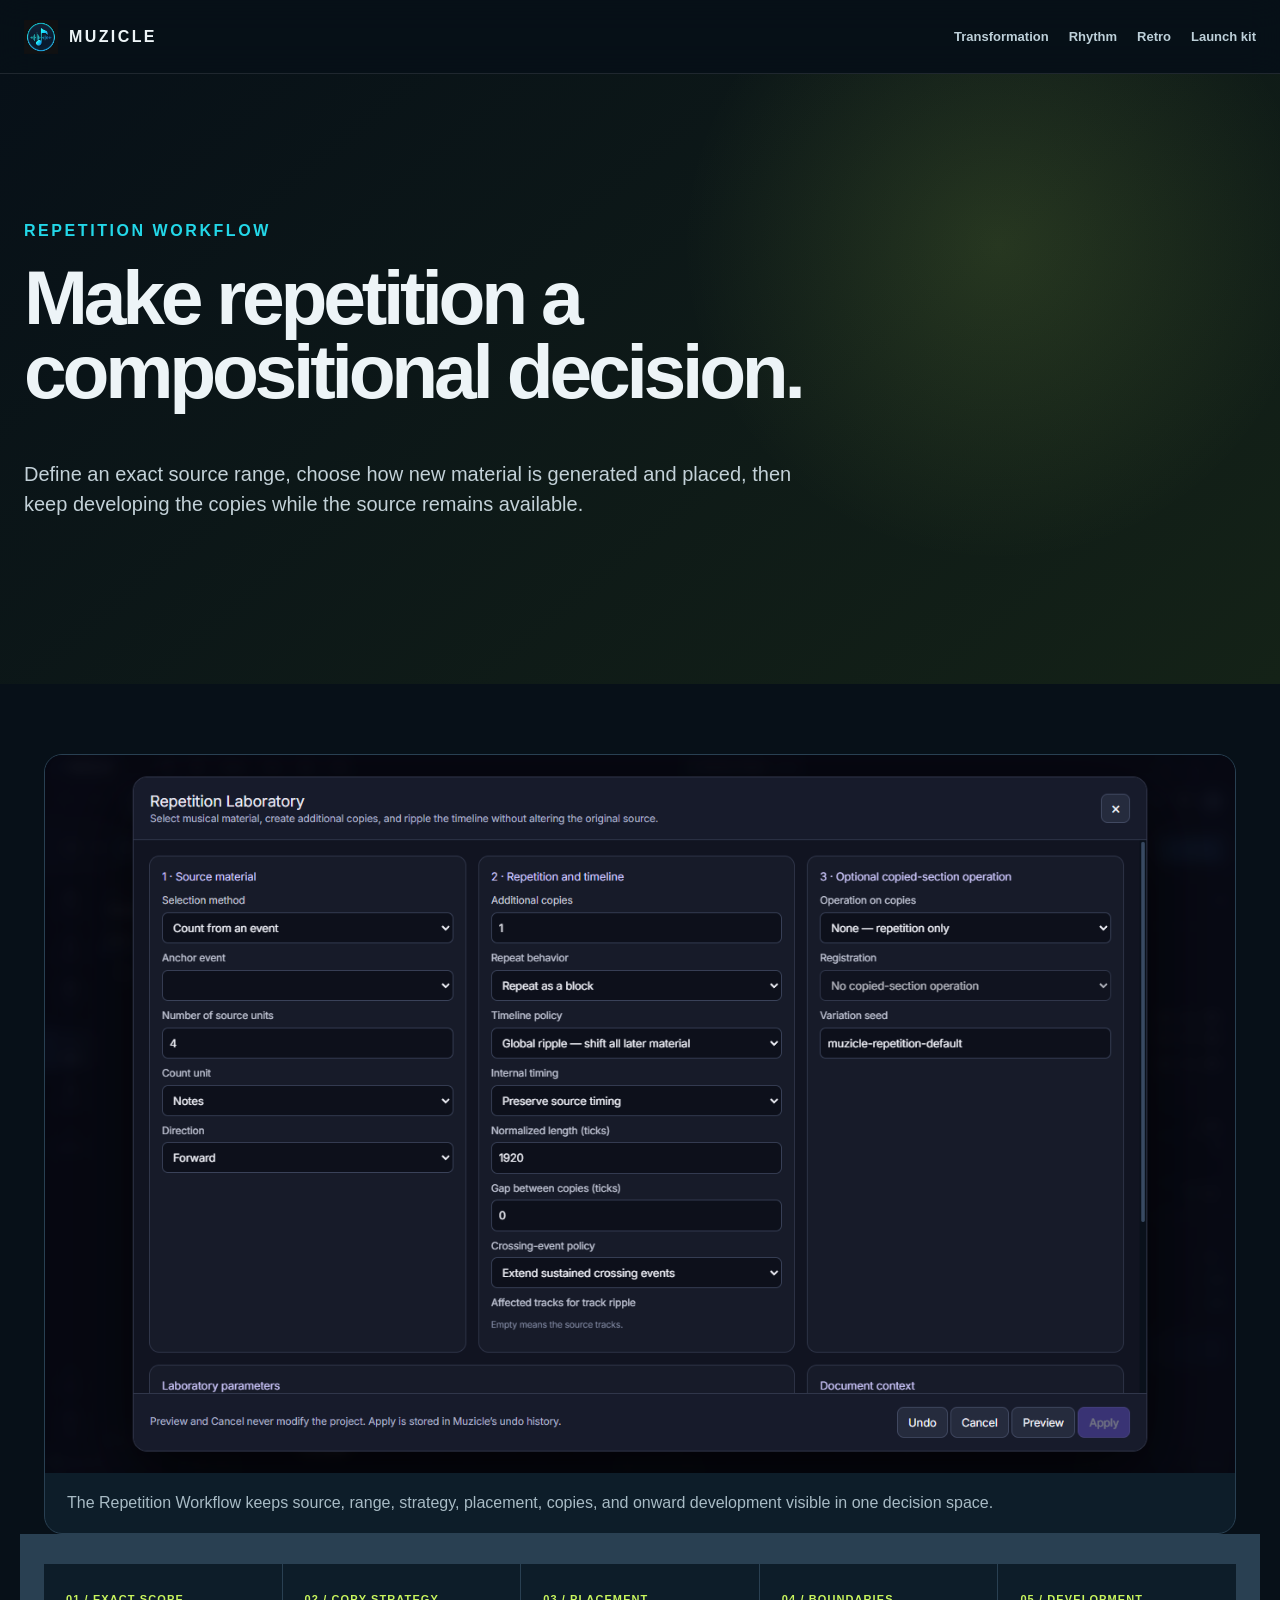
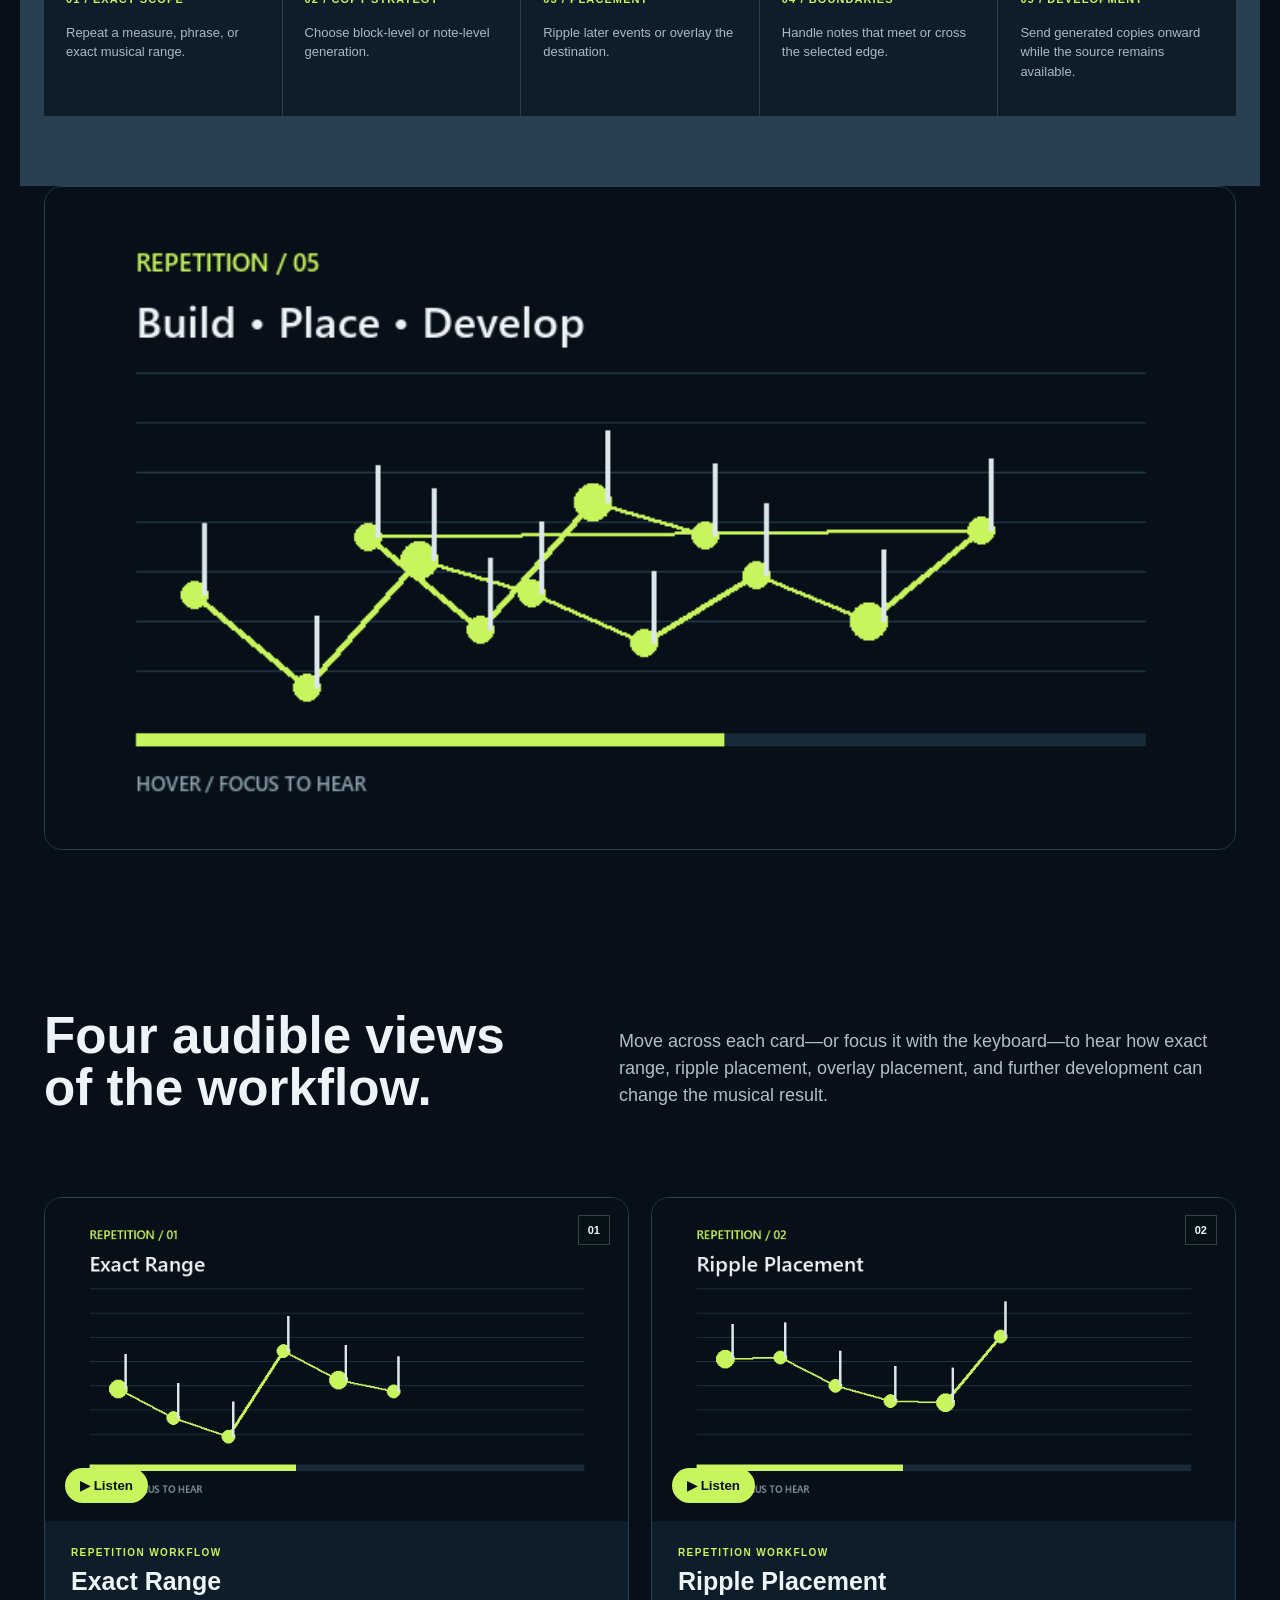
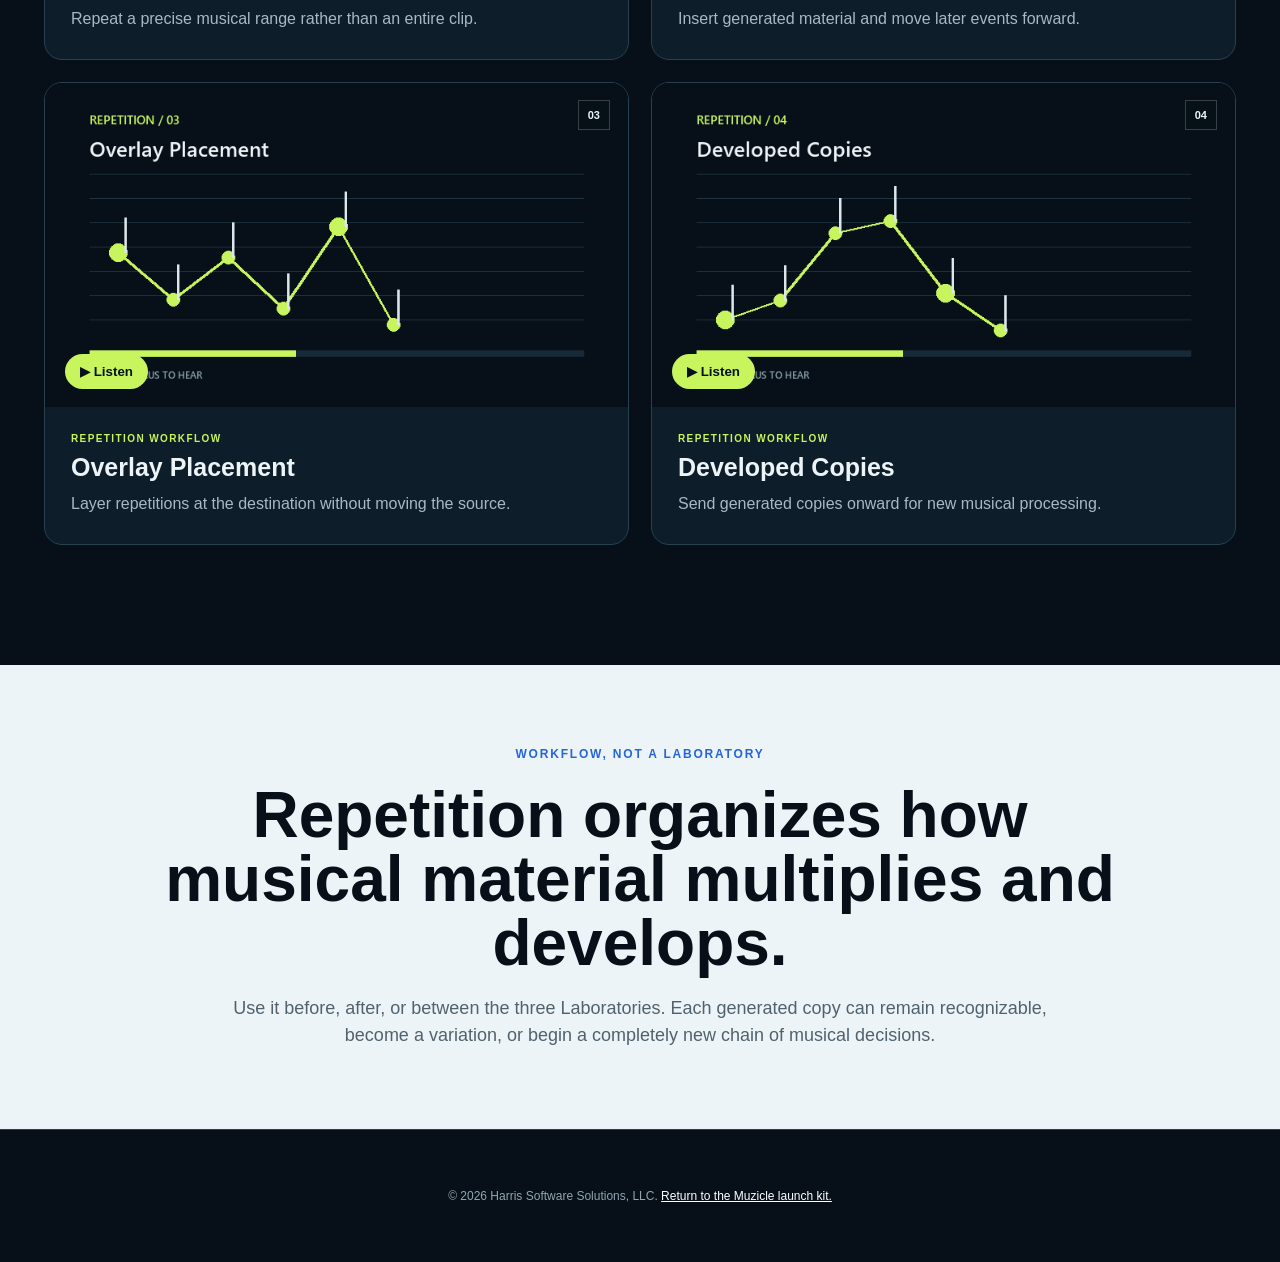
<file: muzicle/repetition.html>
<!doctype html><html lang="en"><head><meta charset="utf-8"><meta name="viewport" content="width=device-width,initial-scale=1"><meta name="description" content="Explore Muzicle's Repetition Workflow with exact ranges, copy strategies, placement behavior, and further development."><title>Repetition Workflow — Muzicle</title><link rel="icon" href="assets/brand/icon.ico" sizes="any"><link rel="stylesheet" href="laboratory-showcase.css"><script defer src="assets/data/laboratory-catalogs.js"></script><script defer src="laboratory-showcase.js"></script></head><body data-showcase="repetition"><a class="skip-link" href="#main">Skip to content</a><header class="showcase-header"><a class="showcase-brand" href="index.html"><img src="assets/brand/icon.png" alt=""><span>MUZICLE</span></a><nav class="showcase-nav" aria-label="Laboratory navigation"><a href="transformation.html">Transformation</a><a href="rhythm.html">Rhythm</a><a href="retro.html">Retro</a><a href="index.html#repetition">Launch kit</a></nav></header><main id="main"><section class="showcase-hero" data-showcase-hero></section><section class="repetition-ui"><figure><img src="assets/showcase/repetition-ui.png" alt="Muzicle Repetition Workflow interface showing exact range, placement, count, development, and generated copies"><figcaption>The Repetition Workflow keeps source, range, strategy, placement, copies, and onward development visible in one decision space.</figcaption></figure></section><section class="capability-row" aria-label="Five Repetition Workflow capabilities"><article><strong>01 / EXACT SCOPE</strong><p>Repeat a measure, phrase, or exact musical range.</p></article><article><strong>02 / COPY STRATEGY</strong><p>Choose block-level or note-level generation.</p></article><article><strong>03 / PLACEMENT</strong><p>Ripple later events or overlay the destination.</p></article><article><strong>04 / BOUNDARIES</strong><p>Handle notes that meet or cross the selected edge.</p></article><article><strong>05 / DEVELOPMENT</strong><p>Send generated copies onward while the source remains available.</p></article></section><section class="workflow-gif"><img src="assets/showcase/repetition-workflow.gif" alt="Animated Repetition Workflow showing musical copies developing across the timeline"></section><section class="showcase-intro"><h2>Four audible views of the workflow.</h2><p>Move across each card—or focus it with the keyboard—to hear how exact range, ripple placement, overlay placement, and further development can change the musical result.</p></section><section class="showcase-grid" data-showcase-grid aria-label="Four Repetition Workflow audio examples"></section><section class="possibility-band"><strong>WORKFLOW, NOT A LABORATORY</strong><h2>Repetition organizes how musical material multiplies and develops.</h2><p>Use it before, after, or between the three Laboratories. Each generated copy can remain recognizable, become a variation, or begin a completely new chain of musical decisions.</p></section></main><footer class="showcase-footer"><p>© <span id="year"></span> Harris Software Solutions, LLC. <a href="index.html">Return to the Muzicle launch kit.</a></p></footer></body></html>
</file>
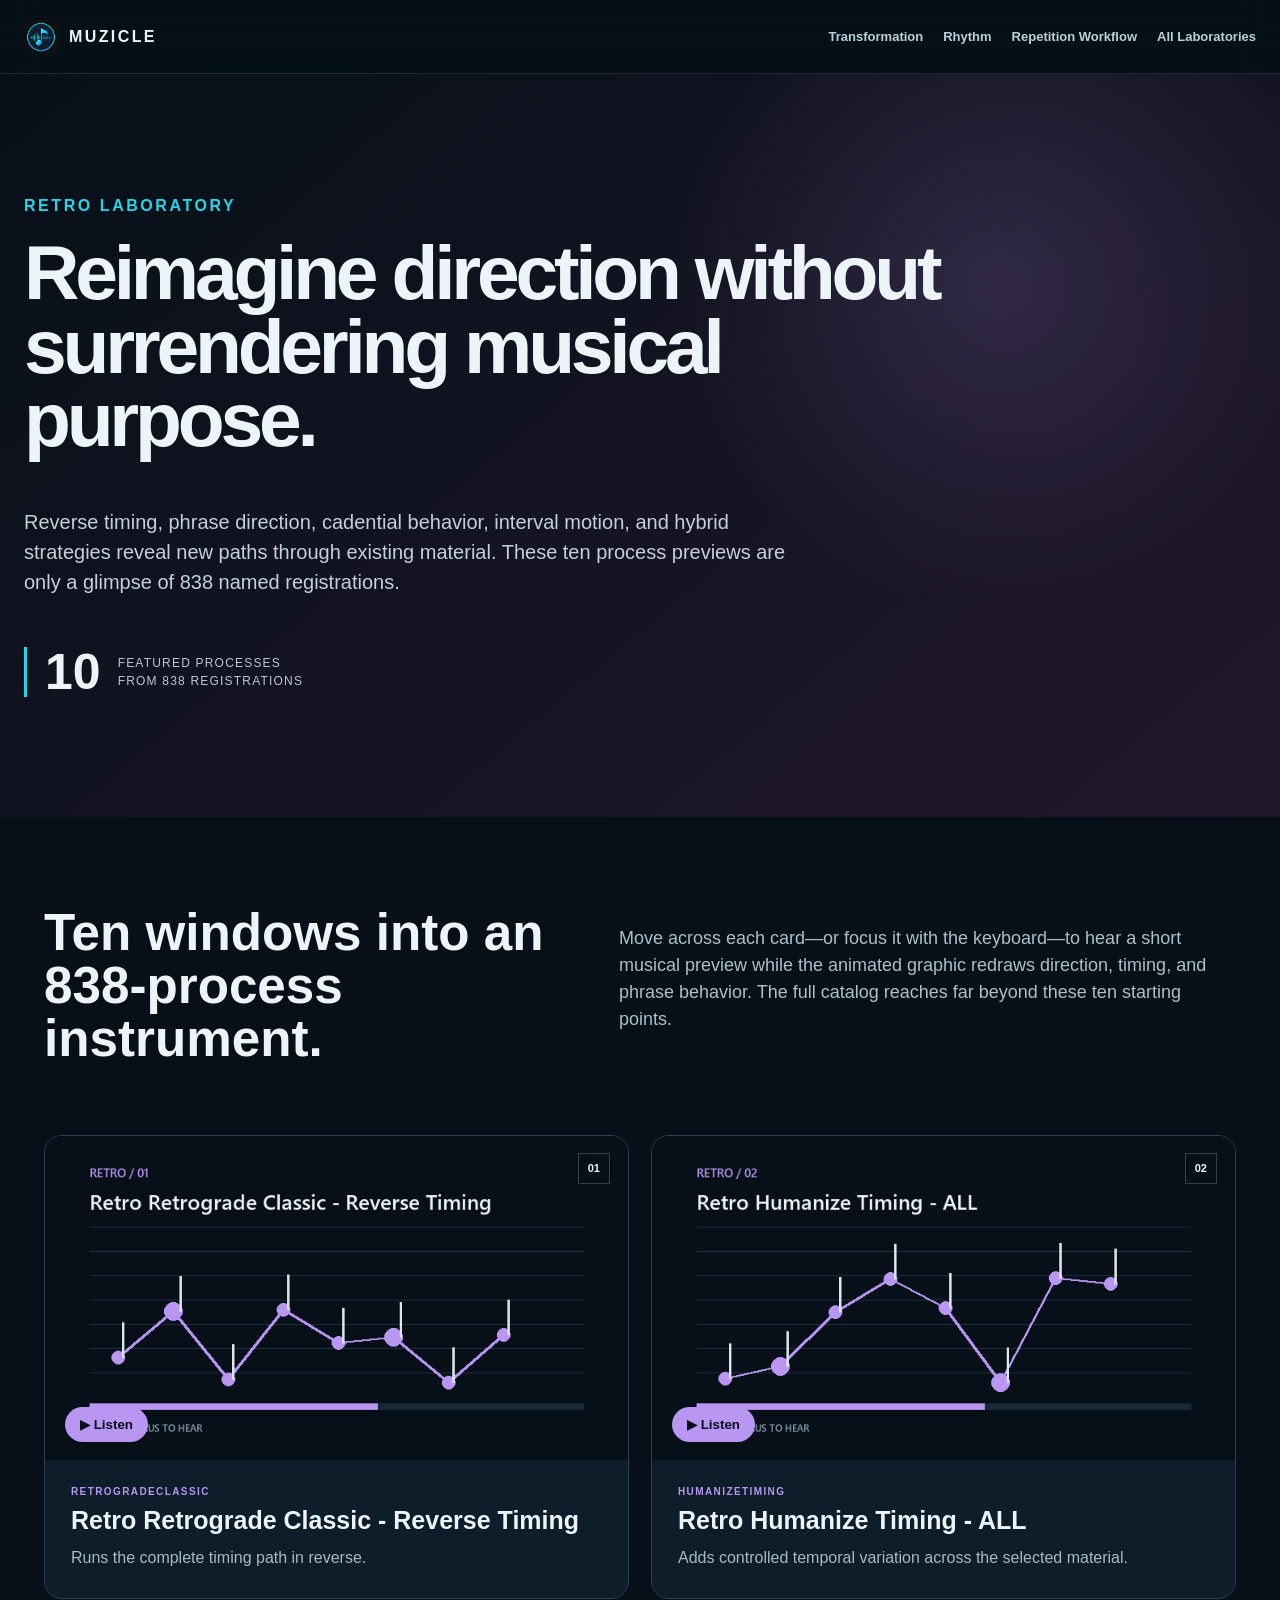
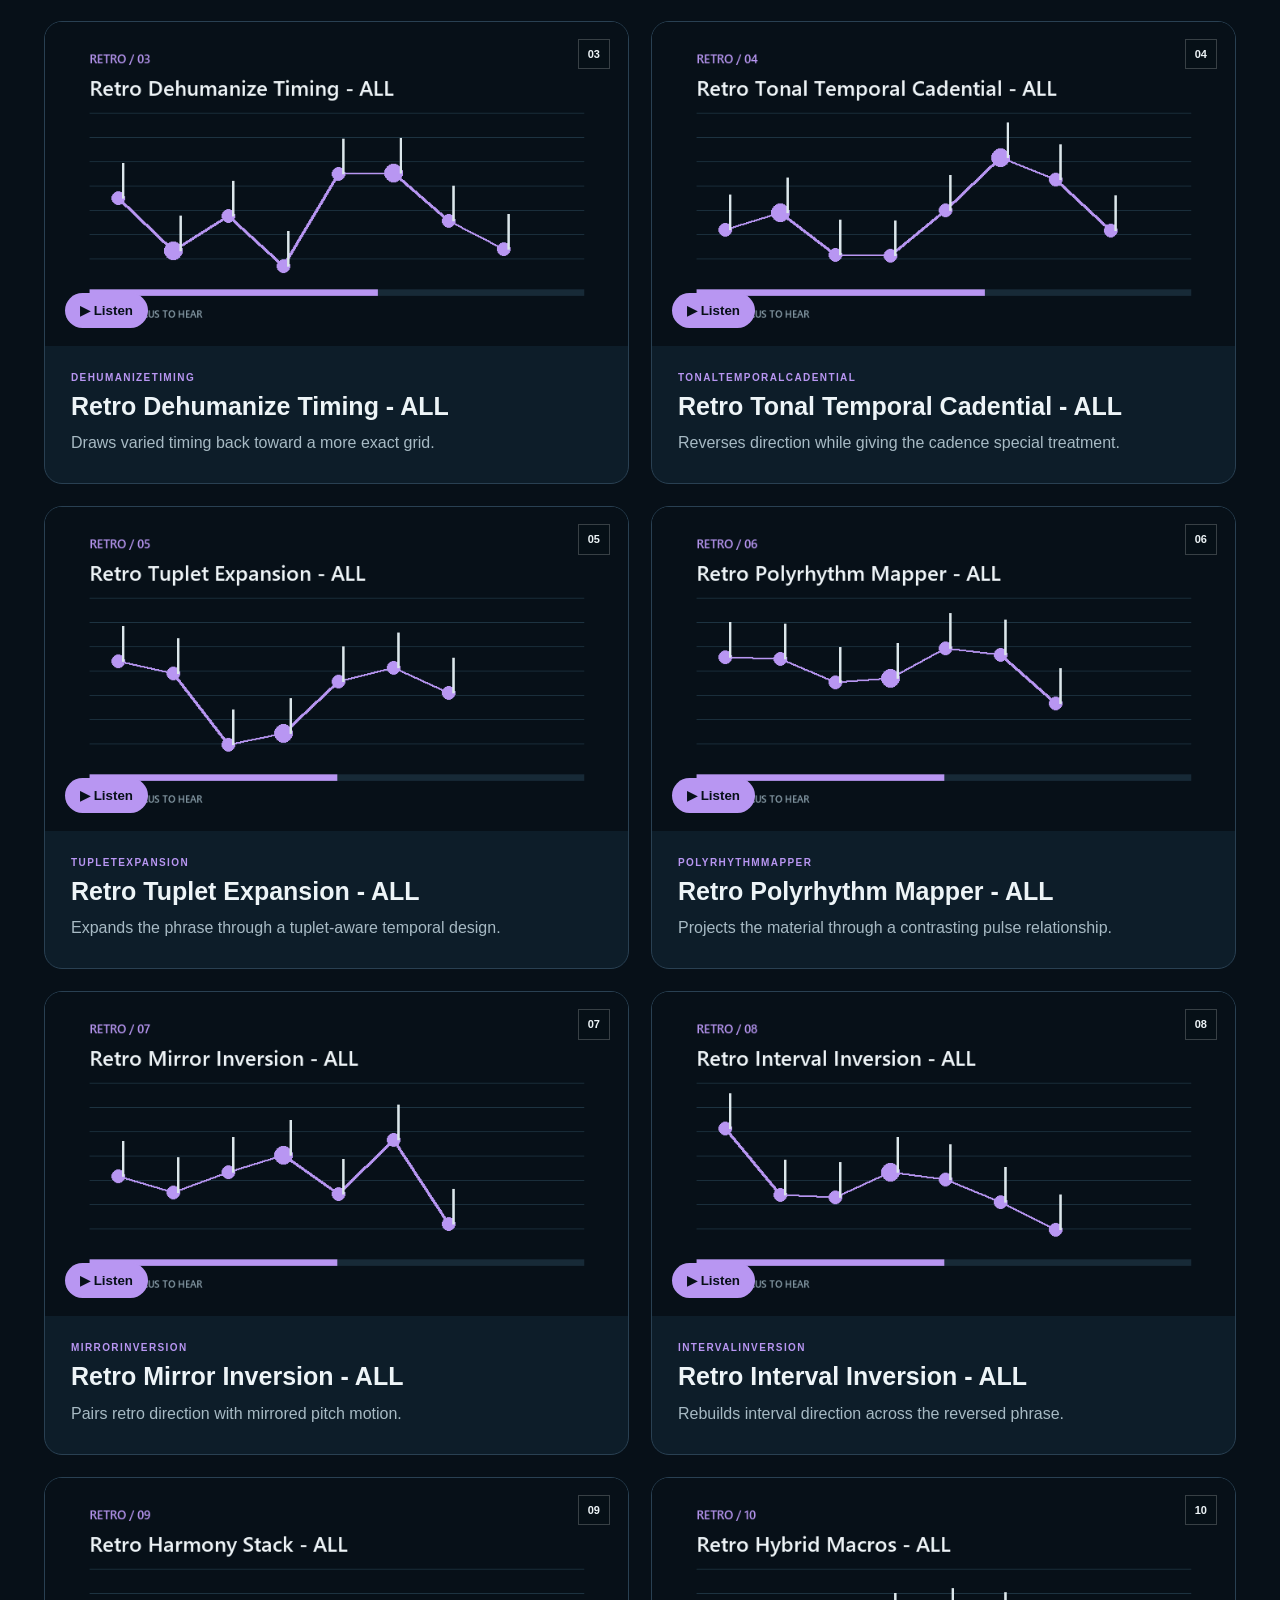
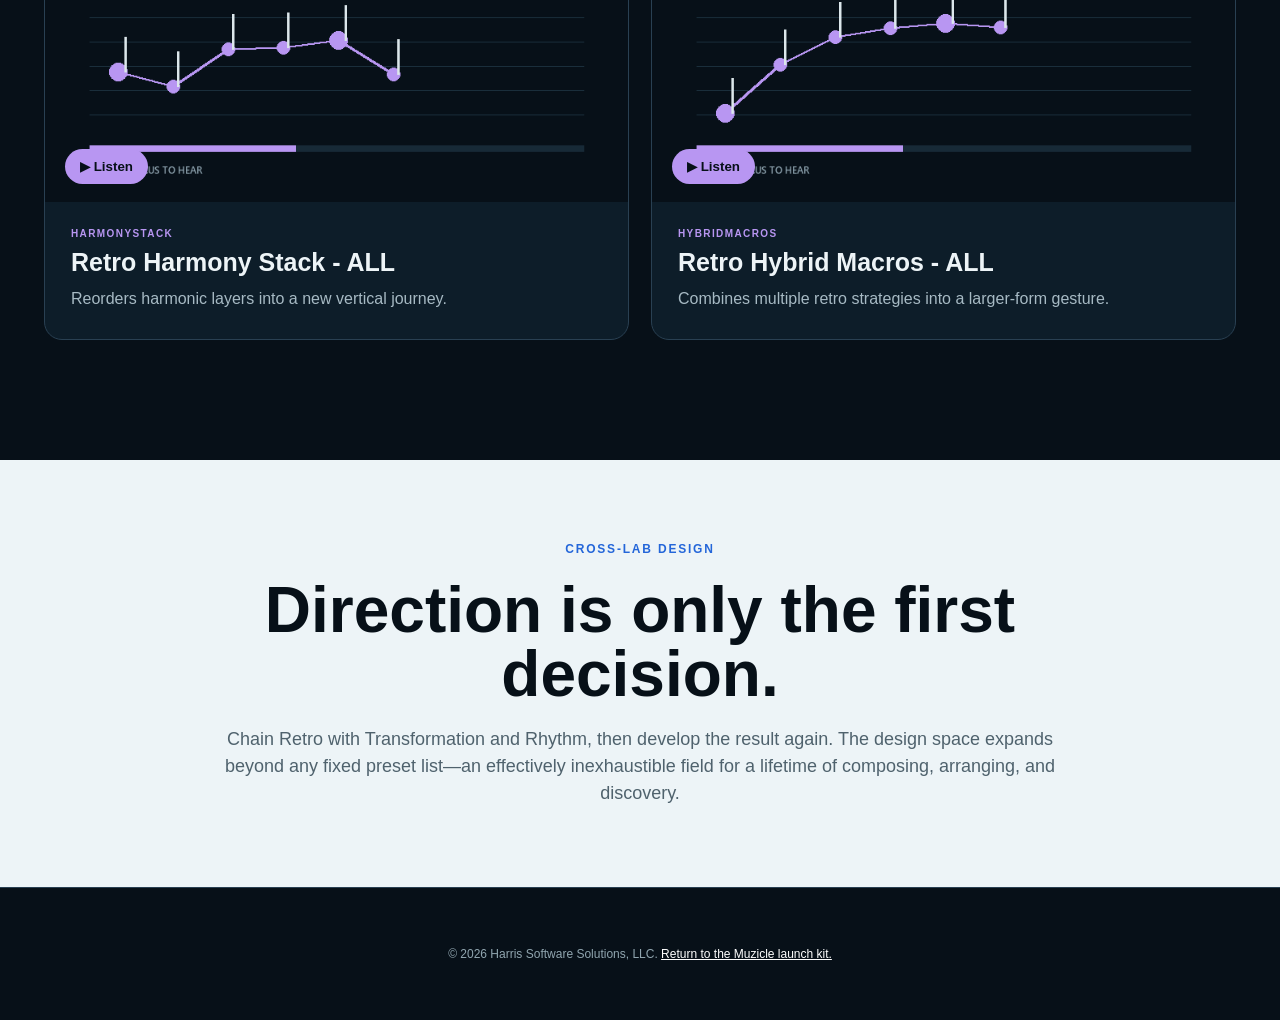
<file: muzicle/retro.html>
<!doctype html><html lang="en"><head><meta charset="utf-8"><meta name="viewport" content="width=device-width,initial-scale=1"><meta name="description" content="Explore ten featured processes from 838 named registrations in Muzicle's Retro Laboratory."><title>Retro Laboratory — Muzicle</title><link rel="icon" href="assets/brand/icon.ico" sizes="any"><link rel="stylesheet" href="laboratory-showcase.css"><script defer src="assets/data/laboratory-catalogs.js"></script><script defer src="laboratory-showcase.js"></script></head><body data-showcase="retro"><a class="skip-link" href="#main">Skip to content</a><header class="showcase-header"><a class="showcase-brand" href="index.html"><img src="assets/brand/icon.png" alt=""><span>MUZICLE</span></a><nav class="showcase-nav" aria-label="Laboratory navigation"><a href="transformation.html">Transformation</a><a href="rhythm.html">Rhythm</a><a href="repetition.html">Repetition Workflow</a><a href="index.html#laboratories">All Laboratories</a></nav></header><main id="main"><section class="showcase-hero" data-showcase-hero></section><section class="showcase-intro"><h2>Ten windows into an 838-process instrument.</h2><p>Move across each card—or focus it with the keyboard—to hear a short musical preview while the animated graphic redraws direction, timing, and phrase behavior. The full catalog reaches far beyond these ten starting points.</p></section><section class="showcase-grid" data-showcase-grid aria-label="Ten featured Retro Laboratory processes"></section><section class="possibility-band"><strong>CROSS-LAB DESIGN</strong><h2>Direction is only the first decision.</h2><p>Chain Retro with Transformation and Rhythm, then develop the result again. The design space expands beyond any fixed preset list—an effectively inexhaustible field for a lifetime of composing, arranging, and discovery.</p></section></main><footer class="showcase-footer"><p>© <span id="year"></span> Harris Software Solutions, LLC. <a href="index.html">Return to the Muzicle launch kit.</a></p></footer></body></html>
</file>
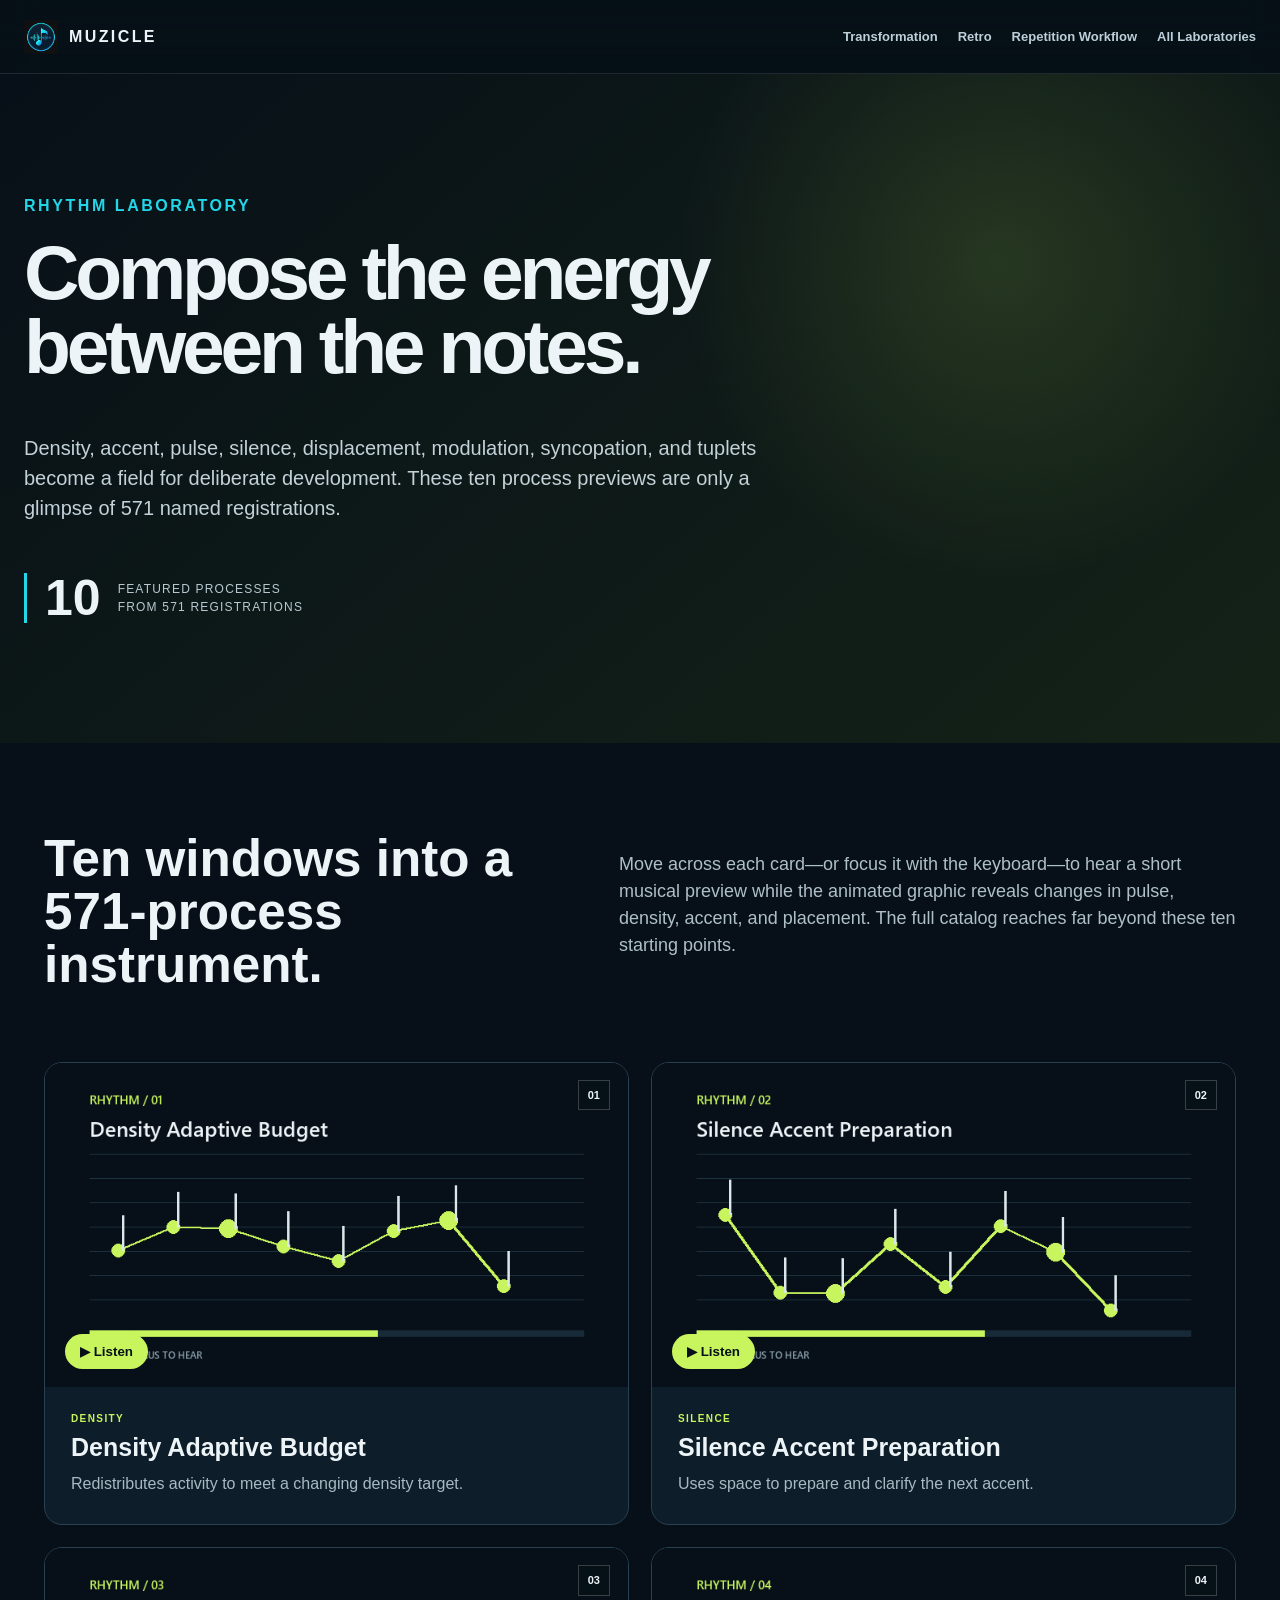
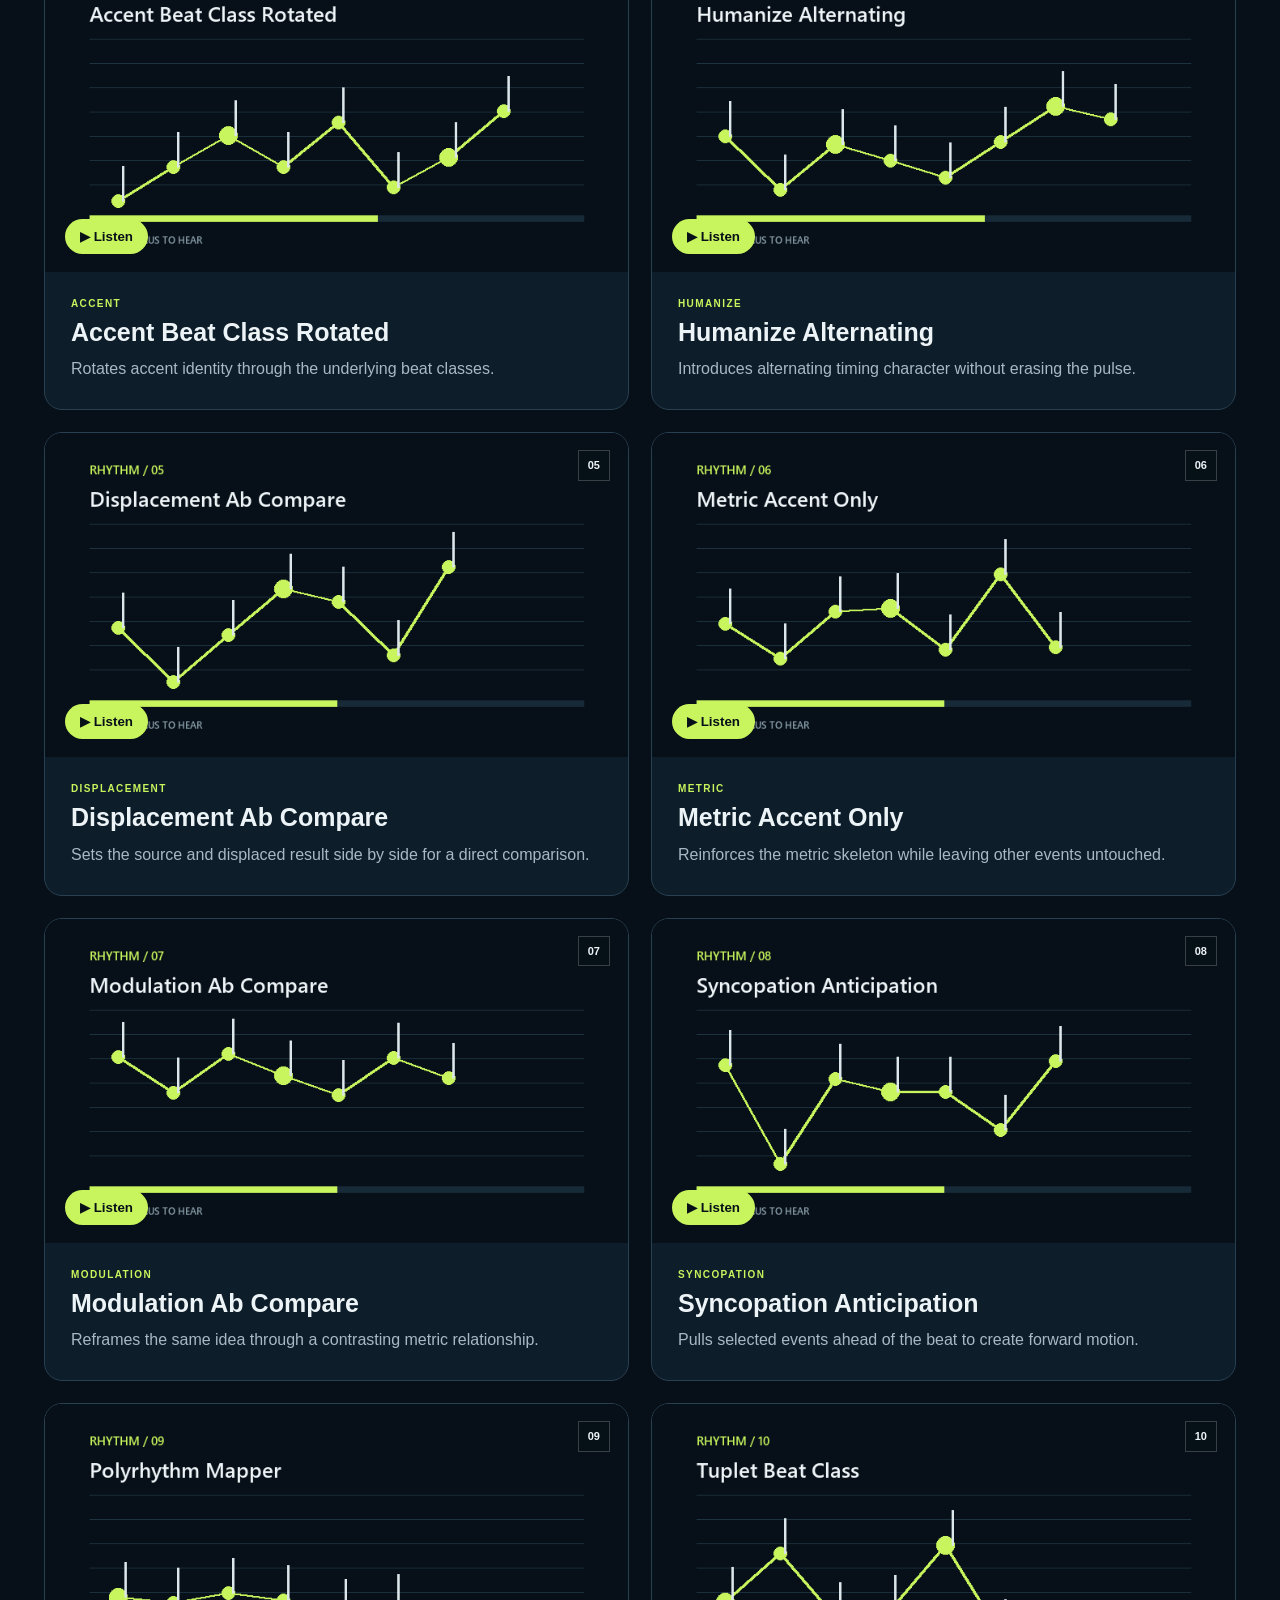
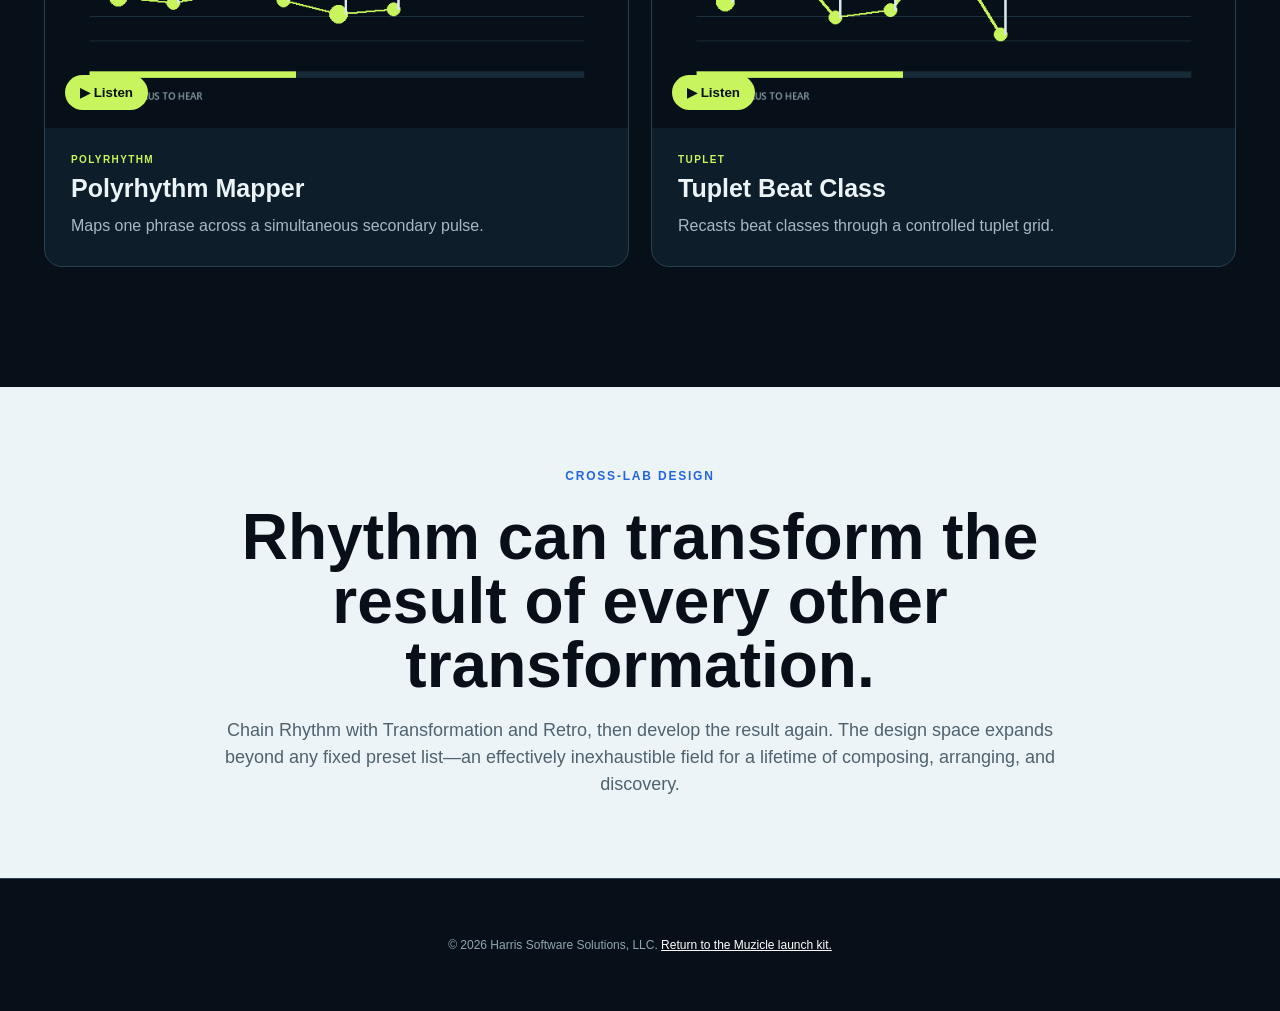
<file: muzicle/rhythm.html>
<!doctype html><html lang="en"><head><meta charset="utf-8"><meta name="viewport" content="width=device-width,initial-scale=1"><meta name="description" content="Explore ten featured processes from 571 named registrations in Muzicle's Rhythm Laboratory."><title>Rhythm Laboratory — Muzicle</title><link rel="icon" href="assets/brand/icon.ico" sizes="any"><link rel="stylesheet" href="laboratory-showcase.css"><script defer src="assets/data/laboratory-catalogs.js"></script><script defer src="laboratory-showcase.js"></script></head><body data-showcase="rhythm"><a class="skip-link" href="#main">Skip to content</a><header class="showcase-header"><a class="showcase-brand" href="index.html"><img src="assets/brand/icon.png" alt=""><span>MUZICLE</span></a><nav class="showcase-nav" aria-label="Laboratory navigation"><a href="transformation.html">Transformation</a><a href="retro.html">Retro</a><a href="repetition.html">Repetition Workflow</a><a href="index.html#laboratories">All Laboratories</a></nav></header><main id="main"><section class="showcase-hero" data-showcase-hero></section><section class="showcase-intro"><h2>Ten windows into a 571-process instrument.</h2><p>Move across each card—or focus it with the keyboard—to hear a short musical preview while the animated graphic reveals changes in pulse, density, accent, and placement. The full catalog reaches far beyond these ten starting points.</p></section><section class="showcase-grid" data-showcase-grid aria-label="Ten featured Rhythm Laboratory processes"></section><section class="possibility-band"><strong>CROSS-LAB DESIGN</strong><h2>Rhythm can transform the result of every other transformation.</h2><p>Chain Rhythm with Transformation and Retro, then develop the result again. The design space expands beyond any fixed preset list—an effectively inexhaustible field for a lifetime of composing, arranging, and discovery.</p></section></main><footer class="showcase-footer"><p>© <span id="year"></span> Harris Software Solutions, LLC. <a href="index.html">Return to the Muzicle launch kit.</a></p></footer></body></html>
</file>
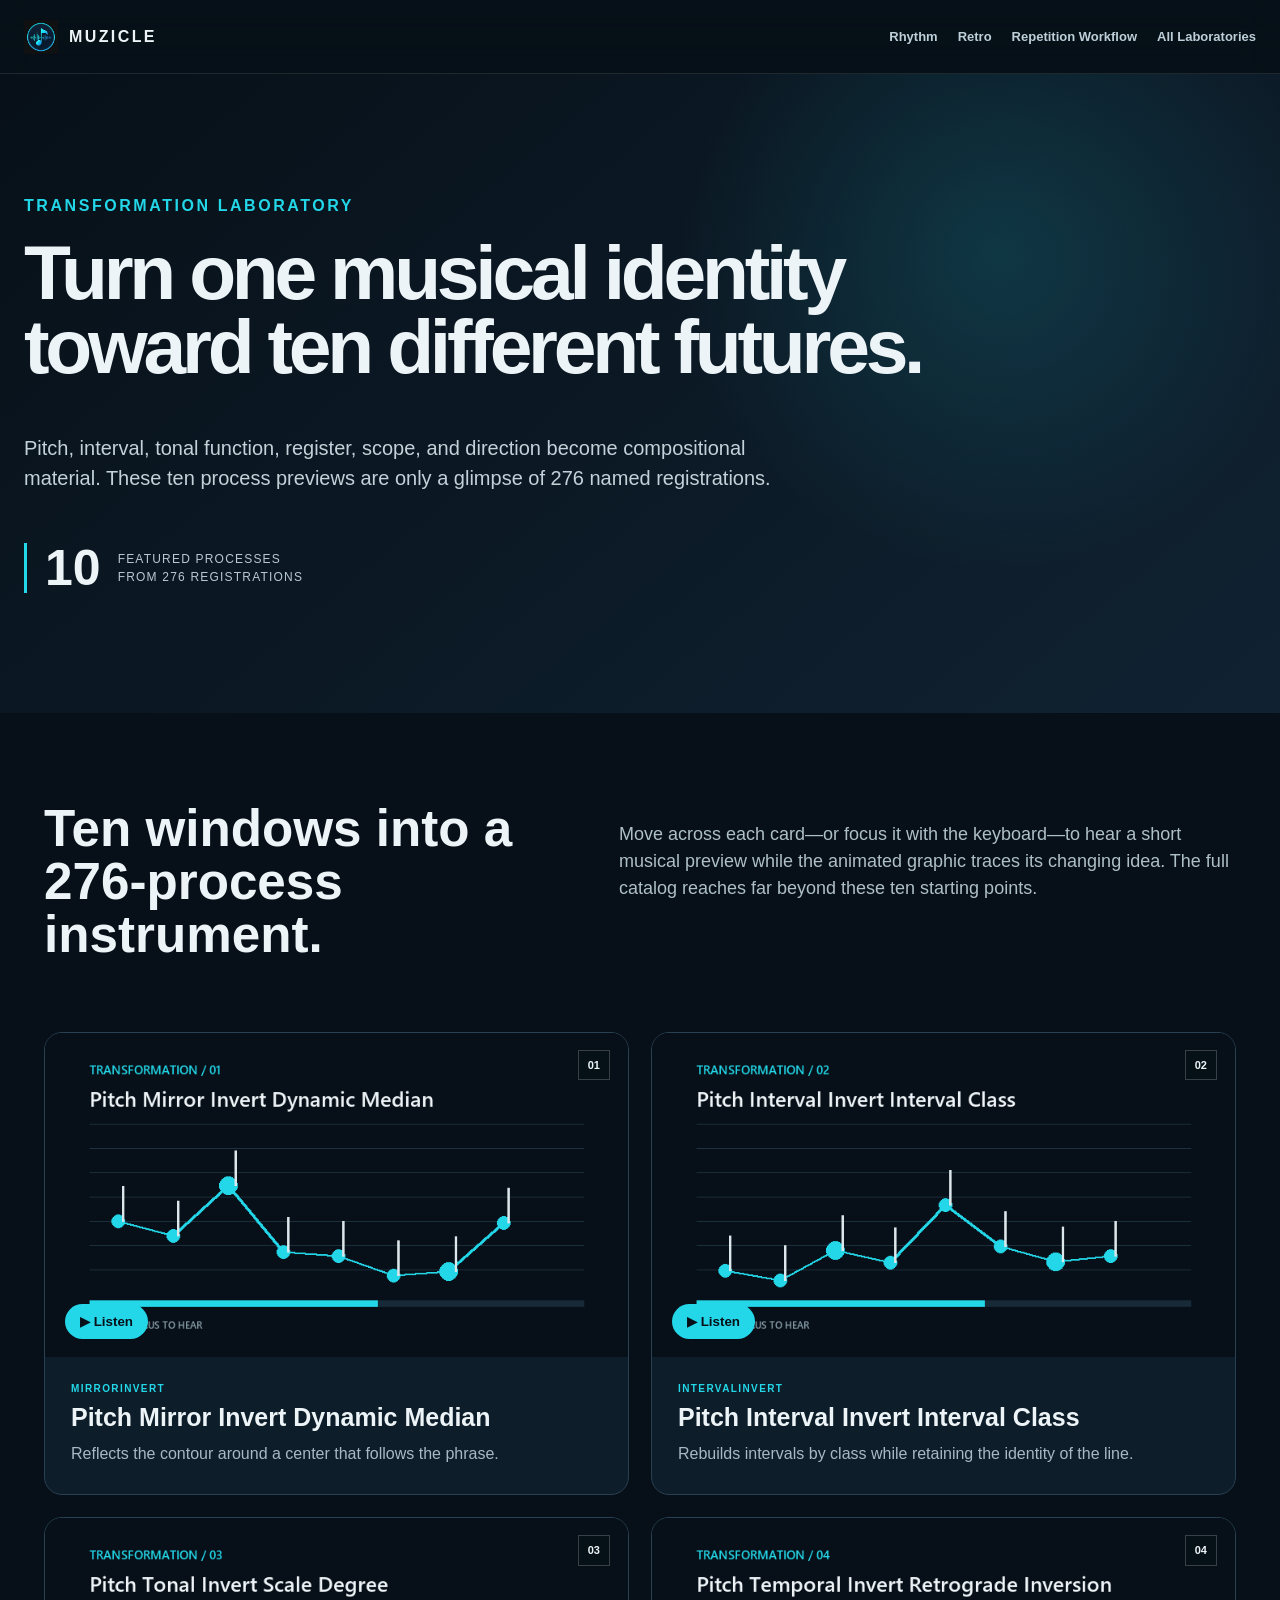
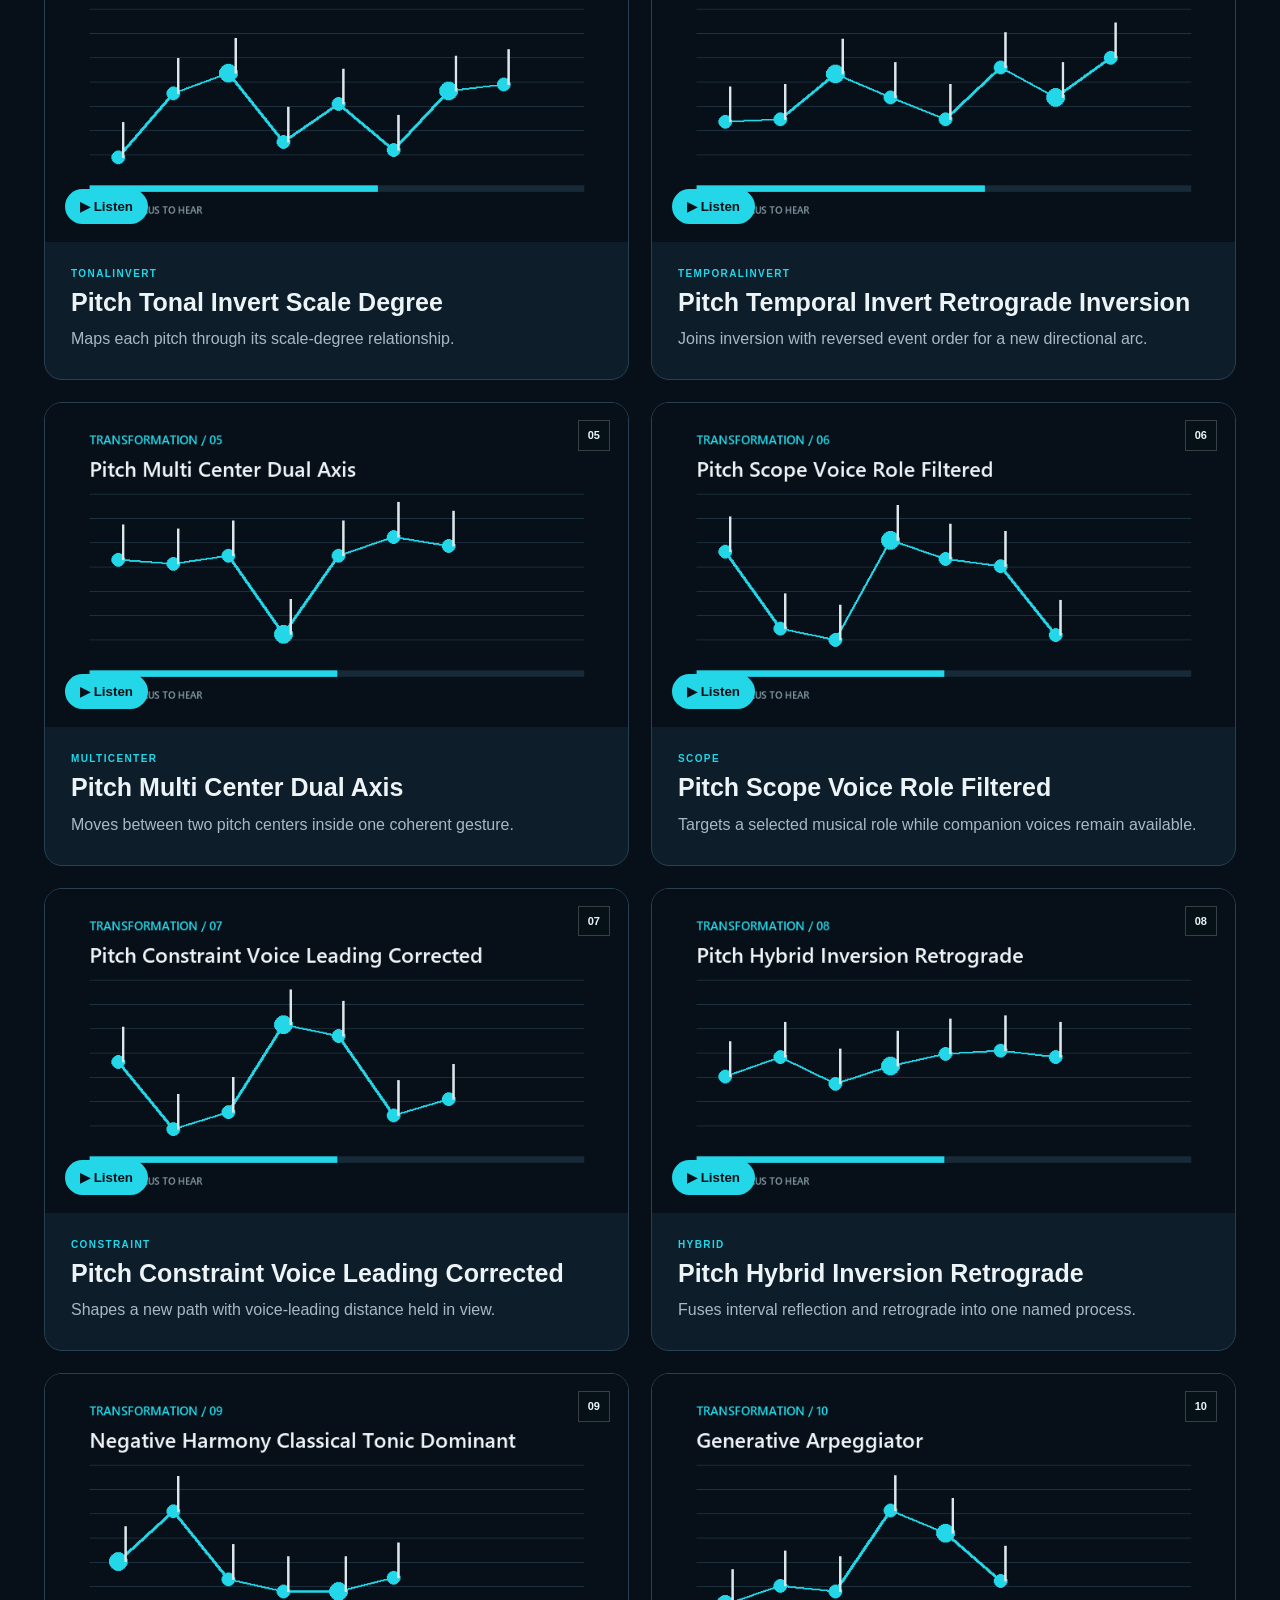
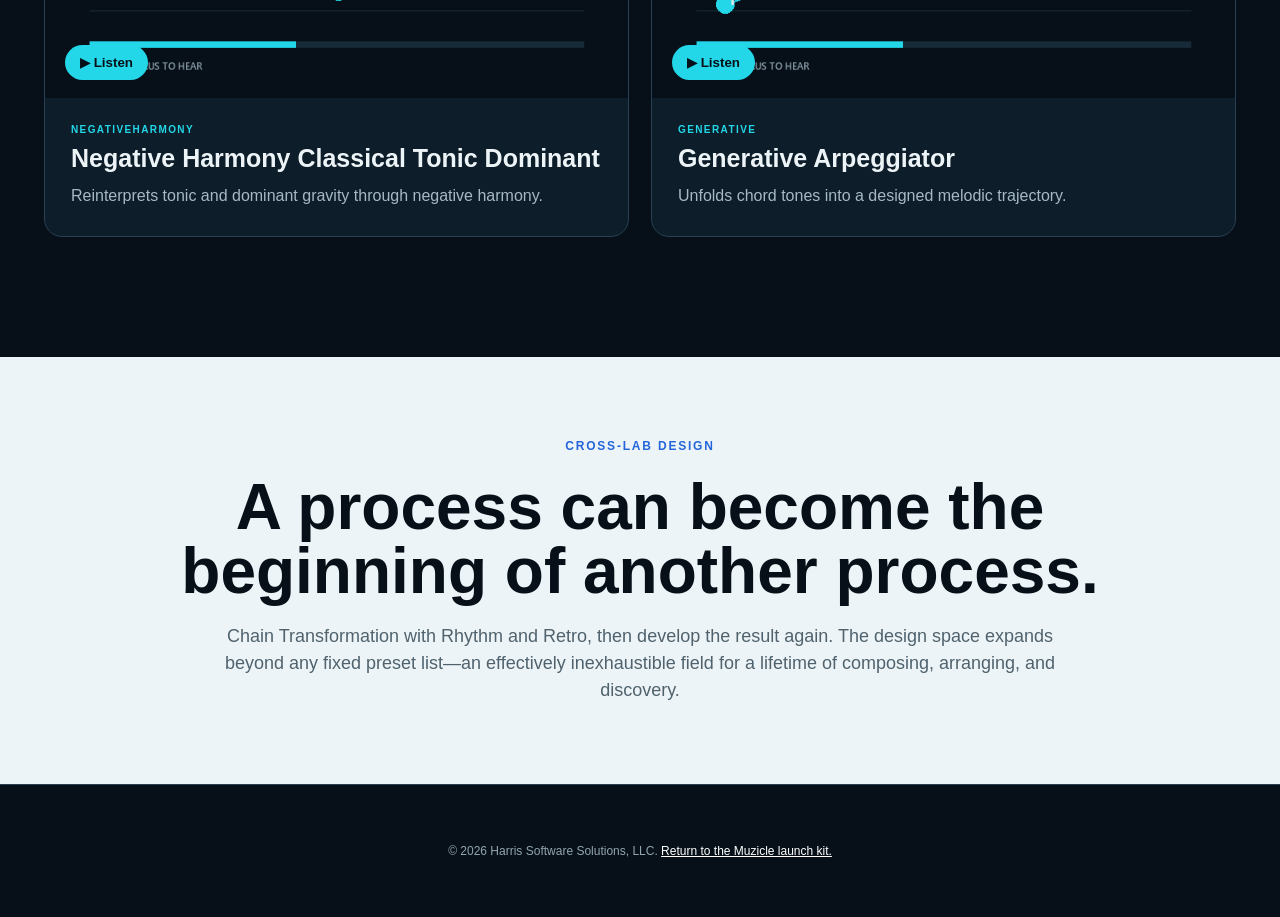
<file: muzicle/transformation.html>
<!doctype html><html lang="en"><head><meta charset="utf-8"><meta name="viewport" content="width=device-width,initial-scale=1"><meta name="description" content="Explore ten featured processes from 276 named registrations in Muzicle's Transformation Laboratory."><title>Transformation Laboratory — Muzicle</title><link rel="icon" href="assets/brand/icon.ico" sizes="any"><link rel="stylesheet" href="laboratory-showcase.css"><script defer src="assets/data/laboratory-catalogs.js"></script><script defer src="laboratory-showcase.js"></script></head><body data-showcase="transformation"><a class="skip-link" href="#main">Skip to content</a><header class="showcase-header"><a class="showcase-brand" href="index.html"><img src="assets/brand/icon.png" alt=""><span>MUZICLE</span></a><nav class="showcase-nav" aria-label="Laboratory navigation"><a href="rhythm.html">Rhythm</a><a href="retro.html">Retro</a><a href="repetition.html">Repetition Workflow</a><a href="index.html#laboratories">All Laboratories</a></nav></header><main id="main"><section class="showcase-hero" data-showcase-hero></section><section class="showcase-intro"><h2>Ten windows into a 276-process instrument.</h2><p>Move across each card—or focus it with the keyboard—to hear a short musical preview while the animated graphic traces its changing idea. The full catalog reaches far beyond these ten starting points.</p></section><section class="showcase-grid" data-showcase-grid aria-label="Ten featured Transformation Laboratory processes"></section><section class="possibility-band"><strong>CROSS-LAB DESIGN</strong><h2>A process can become the beginning of another process.</h2><p>Chain Transformation with Rhythm and Retro, then develop the result again. The design space expands beyond any fixed preset list—an effectively inexhaustible field for a lifetime of composing, arranging, and discovery.</p></section></main><footer class="showcase-footer"><p>© <span id="year"></span> Harris Software Solutions, LLC. <a href="index.html">Return to the Muzicle launch kit.</a></p></footer></body></html>
</file>
<file: ETAPKI/styles.css>
:root {
  color-scheme: dark;
  --ink: #f4eee5;
  --muted: #aab7bd;
  --canvas: #101920;
  --panel: #182630;
  --panel-raised: #213541;
  --line: rgba(229, 194, 149, .22);
  --copper: #d49a62;
  --blue: #73a9c7;
  --green: #79b392;
  --red: #e17c72;
  --shadow: 0 18px 60px rgba(0, 0, 0, .28);
  --radius: 18px;
  --max: 1220px;
  font-family: Inter, ui-sans-serif, system-ui, -apple-system, BlinkMacSystemFont, "Segoe UI", sans-serif;
}

html[data-theme="parchment"] {
  color-scheme: light;
  --ink: #1c2b35;
  --muted: #53616a;
  --canvas: #f3efe6;
  --panel: #e6e0d4;
  --panel-raised: #fbf9f4;
  --line: rgba(36, 55, 70, .17);
  --shadow: 0 18px 60px rgba(54, 44, 30, .14);
}

html[data-theme="gloss"] {
  --canvas: #0b1117;
  --panel: rgba(31, 45, 56, .9);
  --panel-raised: rgba(42, 57, 68, .94);
  --line: rgba(242, 211, 173, .35);
  --shadow: 0 22px 70px rgba(0, 0, 0, .46);
}

html[data-theme="satin"] {
  --canvas: #172128;
  --panel: #26353d;
  --panel-raised: #30434d;
  --line: rgba(215, 229, 232, .22);
  --shadow: 0 18px 60px rgba(0, 0, 0, .3);
}

* { box-sizing: border-box; }
body { margin: 0; min-width: 320px; background: var(--canvas); color: var(--ink); line-height: 1.55; }
a { color: inherit; text-decoration: none; }
button, input { font: inherit; }
button { color: inherit; }

.site-shell { min-height: 100vh; background: radial-gradient(circle at 80% 0, rgba(212,154,98,.11), transparent 32rem), var(--canvas); }
.container { width: min(calc(100% - 40px), var(--max)); margin: 0 auto; }
.topbar { position: sticky; top: 0; z-index: 20; border-bottom: 1px solid var(--line); background: color-mix(in srgb, var(--canvas) 88%, transparent); backdrop-filter: blur(18px); }
.nav { display: flex; align-items: center; justify-content: space-between; min-height: 74px; gap: 24px; }
.brand { display: inline-flex; align-items: center; gap: 12px; font-family: Georgia, serif; font-size: 1.25rem; letter-spacing: .08em; }
.brand img { width: 38px; height: 38px; }
.nav-links { display: flex; align-items: center; gap: 6px; flex-wrap: wrap; }
.nav-links a, .nav-links button { border: 0; border-radius: 999px; background: transparent; color: var(--muted); padding: 9px 12px; cursor: pointer; }
.nav-links a:hover, .nav-links a[aria-current="page"], .nav-links button:hover { background: var(--panel-raised); color: var(--ink); }
.theme-toggle { border: 1px solid var(--line) !important; }

.hero { display: grid; grid-template-columns: 1.08fr .92fr; align-items: center; gap: 50px; padding: 84px 0 72px; }
.eyebrow { color: var(--copper); font-size: .76rem; font-weight: 800; letter-spacing: .18em; text-transform: uppercase; }
h1, h2, h3 { line-height: 1.08; margin: 0 0 16px; }
h1 { max-width: 760px; font-family: Georgia, serif; font-size: clamp(3rem, 8vw, 6.7rem); font-weight: 500; letter-spacing: -.055em; }
h2 { font-family: Georgia, serif; font-size: clamp(2rem, 4vw, 3.5rem); font-weight: 500; letter-spacing: -.035em; }
h3 { font-size: 1.1rem; }
.lede { max-width: 650px; color: var(--muted); font-size: 1.12rem; }
.actions { display: flex; gap: 12px; flex-wrap: wrap; margin-top: 28px; }
.button { display: inline-flex; align-items: center; justify-content: center; gap: 9px; border: 1px solid var(--line); border-radius: 11px; padding: 12px 16px; background: var(--panel); color: var(--ink); cursor: pointer; box-shadow: 0 8px 24px rgba(0,0,0,.12); }
.button:hover, .button.primary { border-color: var(--copper); background: color-mix(in srgb, var(--copper) 20%, var(--panel)); }
.button.primary { background: var(--copper); color: #1a1a19; }
.button.small { padding: 8px 11px; font-size: .86rem; }
.hero-note { margin-top: 20px; color: var(--muted); font-size: .85rem; }

.hero-panel, .card, .workspace-panel, .timeline-card, .metric { border: 1px solid var(--line); border-radius: var(--radius); background: color-mix(in srgb, var(--panel) 93%, transparent); box-shadow: var(--shadow); }
.hero-panel { position: relative; overflow: hidden; }
.hero-panel img { display: block; width: 100%; height: auto; }
.hero-panel .caption { padding: 14px 18px; color: var(--muted); font-size: .8rem; }

/* Current QtScore representation. These are intentionally native HTML/CSS
   panels rather than legacy concept-board imagery. */
.current-ui-hero { padding: 14px; background: linear-gradient(145deg, color-mix(in srgb, var(--panel-raised) 92%, #0a1116), var(--panel)); }
.current-window-bar, .current-toolbar, .current-ui-grid { display: flex; align-items: center; gap: 10px; }
.current-window-bar { color: var(--ink); font-size: .72rem; padding: 4px 2px 11px; border-bottom: 1px solid var(--line); }
.window-dot { width: 8px; height: 8px; border-radius: 50%; background: var(--copper); box-shadow: 12px 0 var(--blue), 24px 0 var(--green); margin-right: 22px; }
.window-state { margin-left: auto; color: var(--muted); font-size: .65rem; }
.current-toolbar { margin: 12px 0; border: 1px solid var(--line); border-radius: 9px; padding: 8px 10px; color: var(--copper); background: color-mix(in srgb, var(--canvas) 70%, transparent); }
.current-toolbar span { display: inline-grid; place-items: center; min-width: 24px; height: 22px; border-right: 1px solid var(--line); font-size: .9rem; }
.current-toolbar span:last-child { border: 0; }
.current-ui-grid { align-items: stretch; gap: 8px; }
.current-side, .current-roll { min-width: 0; border: 1px solid var(--line); border-radius: 9px; padding: 9px; background: color-mix(in srgb, var(--canvas) 55%, var(--panel)); }
.current-side { flex: 0 0 28%; display: grid; gap: 6px; align-content: start; font-size: .62rem; color: var(--muted); }
.current-side b, .current-roll b { color: var(--blue); font-size: .6rem; letter-spacing: .09em; }
.current-side span { padding: 4px 5px; border-radius: 5px; }
.current-side .current-active { color: var(--ink); background: color-mix(in srgb, var(--copper) 18%, var(--panel-raised)); border-left: 2px solid var(--copper); }
.current-side small { margin-top: 8px; color: var(--copper); }
.current-roll { flex: 1; }
.roll-grid { position: relative; height: 140px; margin: 9px 0 5px; overflow: hidden; border: 1px solid var(--line); background: repeating-linear-gradient(to right, transparent 0 28px, var(--line) 29px), repeating-linear-gradient(to bottom, transparent 0 21px, var(--line) 22px); }
.roll-note { position: absolute; display: block; height: 8px; border-radius: 3px; background: var(--copper); box-shadow: 0 0 8px color-mix(in srgb, var(--copper) 45%, transparent); }
.roll-note.n-a { left: 12%; top: 78%; width: 28%; }.roll-note.n-b { left: 38%; top: 48%; width: 24%; }.roll-note.n-c { left: 65%; top: 30%; width: 25%; }
.roll-playhead { position: absolute; top: 0; bottom: 0; left: 54%; width: 2px; background: var(--ink); }
.current-roll small { color: var(--muted); font-size: .62rem; }
.current-mini-roll { position: relative; min-height: 110px; overflow: hidden; border: 1px solid var(--line); border-radius: 10px; background: repeating-linear-gradient(to right, transparent 0 38px, var(--line) 39px), repeating-linear-gradient(to bottom, transparent 0 20px, var(--line) 21px), color-mix(in srgb, var(--canvas) 74%, var(--panel)); }
.current-mini-roll.large { min-height: 170px; }
.current-mini-roll span { position: absolute; width: 20%; height: 9px; border-radius: 4px; background: var(--muted); opacity: .62; }
.current-mini-roll span:nth-child(1) { left: 7%; top: 70%; }.current-mini-roll span:nth-child(2) { left: 25%; top: 55%; }.current-mini-roll span:nth-child(3) { left: 44%; top: 40%; }.current-mini-roll span:nth-child(4) { left: 63%; top: 28%; }.current-mini-roll span:nth-child(5) { left: 79%; top: 45%; }.current-mini-roll span:nth-child(6) { left: 54%; top: 65%; }.current-mini-roll span:nth-child(7) { left: 85%; top: 22%; }
.current-mini-roll.revision-state span { background: var(--copper); opacity: 1; }
.current-mini-roll.revision-state::after { content: ""; position: absolute; top: 0; bottom: 0; left: 57%; width: 2px; background: var(--ink); }
.current-compare .compare-panel p { margin-bottom: 0; color: var(--muted); font-size: .82rem; }

.section { padding: 76px 0; }
.section-heading { display: flex; justify-content: space-between; align-items: end; gap: 28px; margin-bottom: 28px; }
.section-heading p { max-width: 530px; color: var(--muted); }
.grid-3 { display: grid; grid-template-columns: repeat(3, 1fr); gap: 16px; }
.grid-2 { display: grid; grid-template-columns: repeat(2, 1fr); gap: 18px; }
.card { padding: 22px; }
.card p { color: var(--muted); margin-bottom: 0; }
.card-icon, .family-icon, .tool-icon { display: inline-grid; place-items: center; border: 1px solid var(--line); color: var(--copper); background: color-mix(in srgb, var(--panel-raised) 80%, transparent); }
.card-icon { width: 44px; height: 44px; border-radius: 13px; margin-bottom: 18px; font-size: 1.35rem; }
.tag { display: inline-flex; border: 1px solid var(--line); border-radius: 999px; padding: 4px 9px; color: var(--muted); font-size: .74rem; }
.stat-row { display: grid; grid-template-columns: repeat(4, 1fr); gap: 12px; }
.metric { padding: 18px; }
.metric strong { display: block; color: var(--copper); font-family: Georgia, serif; font-size: 2rem; }
.metric span { color: var(--muted); font-size: .82rem; }

.page-header { padding: 66px 0 34px; max-width: 850px; }
.page-header p { color: var(--muted); font-size: 1.08rem; }
.breadcrumb { color: var(--muted); font-size: .82rem; margin-bottom: 14px; }
.breadcrumb a { color: var(--copper); }

.workspace { display: grid; grid-template-columns: 230px minmax(0, 1fr) 286px; gap: 12px; min-height: 600px; }
.workspace-panel { padding: 14px; min-width: 0; }
.panel-title { display: flex; align-items: center; justify-content: space-between; gap: 10px; border-bottom: 1px solid var(--line); padding: 4px 2px 12px; margin-bottom: 12px; }
.panel-title strong { font-size: .88rem; }
.panel-title span { color: var(--muted); font-size: .72rem; }
.rail { display: grid; gap: 8px; margin-bottom: 18px; }
.tool-button { display: flex; align-items: center; gap: 10px; width: 100%; border: 1px solid transparent; border-radius: 12px; padding: 10px; background: transparent; color: var(--muted); cursor: pointer; text-align: left; }
.tool-button:hover, .tool-button.active { border-color: var(--line); background: var(--panel-raised); color: var(--ink); }
.tool-icon { flex: 0 0 30px; width: 30px; height: 30px; border-radius: 9px; font-size: 1rem; }
.tool-label { font-size: .82rem; }
.label-list, .variant-list { display: grid; gap: 6px; max-height: 380px; overflow: auto; }
.list-item { border: 1px solid transparent; border-radius: 10px; background: transparent; color: var(--muted); padding: 8px 9px; cursor: pointer; font-size: .8rem; text-align: left; }
.list-item:hover, .list-item.active { border-color: var(--line); background: var(--panel-raised); color: var(--ink); }
.timeline { min-height: 460px; display: grid; grid-template-rows: auto 1fr auto; gap: 12px; }
.timeline-toolbar { display: flex; justify-content: space-between; align-items: center; gap: 10px; flex-wrap: wrap; }
.timeline-toolbar .tools { display: flex; gap: 6px; }
.timeline-grid { position: relative; overflow: hidden; min-height: 370px; border: 1px solid var(--line); border-radius: 14px; background: repeating-linear-gradient(to right, transparent 0, transparent 74px, var(--line) 75px), repeating-linear-gradient(to bottom, transparent 0, transparent 42px, var(--line) 43px), color-mix(in srgb, var(--canvas) 75%, var(--panel)); }
.timeline-grid::before { content: ""; position: absolute; inset: 0 auto 0 46px; width: 1px; background: var(--line); box-shadow: 74px 0 0 var(--line), 148px 0 0 var(--line), 222px 0 0 var(--line), 296px 0 0 var(--line), 370px 0 0 var(--line), 444px 0 0 var(--line), 518px 0 0 var(--line), 592px 0 0 var(--line); opacity: .6; }
.piano { position: absolute; left: 0; top: 0; bottom: 0; width: 46px; border-right: 1px solid var(--line); background: linear-gradient(var(--panel-raised), var(--panel)); }
.piano span { display: block; height: 24px; border-bottom: 1px solid var(--line); }
.note { position: absolute; height: 18px; border: 1px solid color-mix(in srgb, var(--blue) 70%, white); border-radius: 5px; background: var(--blue); box-shadow: 0 3px 10px rgba(115,169,199,.22); transition: transform .25s, background .25s; }
.note.source { background: color-mix(in srgb, var(--muted) 52%, transparent); border-color: var(--muted); opacity: .7; }
.note.revision { background: var(--copper); border-color: #f2c58e; }
.target-marker { position: absolute; top: 10px; bottom: 10px; width: 2px; background: var(--copper); box-shadow: 0 0 0 5px rgba(212,154,98,.12); }
.target-marker::before { content: ""; position: absolute; top: -2px; left: -5px; border: 5px solid transparent; border-top-color: var(--copper); }
.playhead { position: absolute; top: 0; bottom: 0; width: 2px; background: var(--ink); opacity: .8; }
.timeline-legend { display: flex; gap: 14px; flex-wrap: wrap; color: var(--muted); font-size: .76rem; }
.legend-dot { display: inline-block; width: 10px; height: 10px; border-radius: 3px; margin-right: 5px; background: var(--blue); }
.legend-dot.source { background: var(--muted); }
.legend-dot.revision { background: var(--copper); }
.family-grid { display: grid; grid-template-columns: repeat(4, 1fr); gap: 12px; }
.family-card { display: grid; gap: 12px; border: 1px solid var(--line); border-radius: 15px; background: var(--panel); padding: 15px; }
.family-card:hover { border-color: var(--copper); transform: translateY(-2px); transition: .2s ease; }
.family-icon { width: 48px; height: 48px; border-radius: 14px; font-size: 1.35rem; }
.family-card p { color: var(--muted); font-size: .86rem; margin: 0; }
.family-card .family-link { color: var(--copper); font-size: .78rem; }
.compare { display: grid; grid-template-columns: 1fr auto 1fr; gap: 16px; align-items: center; }
.compare-panel { border: 1px solid var(--line); border-radius: 15px; padding: 12px; background: var(--panel); }
.compare-panel img { display: block; width: 100%; border-radius: 10px; }
.compare-arrow { color: var(--copper); font-size: 2rem; }
.code-note { border-left: 3px solid var(--copper); padding: 12px 16px; background: color-mix(in srgb, var(--panel) 70%, transparent); color: var(--muted); }
.table-wrap { overflow-x: auto; border: 1px solid var(--line); border-radius: 14px; }
table { width: 100%; border-collapse: collapse; min-width: 680px; }
th, td { padding: 12px 14px; border-bottom: 1px solid var(--line); text-align: left; vertical-align: top; }
th { color: var(--copper); font-size: .78rem; letter-spacing: .08em; text-transform: uppercase; }
td { color: var(--muted); font-size: .88rem; }
td strong { color: var(--ink); }
.footer { margin-top: 60px; border-top: 1px solid var(--line); padding: 28px 0 42px; color: var(--muted); font-size: .82rem; }
.footer-row { display: flex; justify-content: space-between; gap: 18px; flex-wrap: wrap; }
.notice { display: flex; gap: 10px; align-items: flex-start; border: 1px solid rgba(212,154,98,.4); border-radius: 13px; padding: 13px 15px; background: rgba(212,154,98,.08); color: var(--muted); }
.notice strong { color: var(--ink); }
.hidden { display: none !important; }

/* Public presentation additions: the site explains the desktop workflow
   without exposing implementation tags or pretending to be the MIDI engine. */
.feature-grid { display: grid; grid-template-columns: repeat(4, 1fr); gap: 12px; }
.feature-card { display: grid; gap: 9px; border: 1px solid var(--line); border-radius: 15px; background: var(--panel); padding: 17px; }
.feature-card p { margin: 0; color: var(--muted); font-size: .86rem; }
.feature-card strong { font-size: .95rem; }
.feature-card .feature-icon { color: var(--copper); font-size: 1.45rem; }
.status-badge { display: inline-flex; align-items: center; width: fit-content; border: 1px solid var(--line); border-radius: 999px; padding: 3px 8px; color: var(--muted); font-size: .7rem; letter-spacing: .04em; text-transform: uppercase; }
.status-badge.active { color: var(--green); border-color: color-mix(in srgb, var(--green) 50%, var(--line)); }
.status-badge.reference { color: var(--blue); border-color: color-mix(in srgb, var(--blue) 50%, var(--line)); }
.status-badge.planned { color: var(--copper); border-color: color-mix(in srgb, var(--copper) 50%, var(--line)); }
.catalog-grid { display: grid; grid-template-columns: repeat(4, 1fr); gap: 8px; }
.catalog-item { display: flex; align-items: center; justify-content: space-between; gap: 8px; min-width: 0; border: 1px solid transparent; border-radius: 10px; background: color-mix(in srgb, var(--panel-raised) 74%, transparent); padding: 9px 10px; color: var(--ink); font-size: .78rem; }
.catalog-item.active { border-color: color-mix(in srgb, var(--green) 48%, var(--line)); }
.catalog-item.reference { border-color: color-mix(in srgb, var(--blue) 35%, transparent); }
.catalog-item.planned { color: var(--muted); }
.catalog-item code { color: var(--copper); font-family: inherit; font-weight: 800; }
.catalog-item span:last-child { flex: 0 0 auto; }
.notation-strip { display: grid; grid-template-columns: 1fr auto 1fr; align-items: center; gap: 14px; }
.notation-panel { min-height: 112px; position: relative; overflow: hidden; border: 1px solid var(--line); border-radius: 13px; background: repeating-linear-gradient(to bottom, transparent 0, transparent 21px, var(--line) 22px), color-mix(in srgb, var(--canvas) 84%, var(--panel)); }
.notation-panel::before { content: "𝄞"; position: absolute; left: 16px; top: 27px; color: var(--ink); font: 3.2rem Georgia, serif; opacity: .85; }
.notation-panel::after { content: "•  •   •     •  •"; position: absolute; left: 61px; right: 12px; top: 42px; color: var(--copper); font-size: 1.5rem; letter-spacing: .45em; white-space: nowrap; }
.notation-panel.revision::after { content: "• • • • • • •"; top: 34px; letter-spacing: .22em; }
.notation-arrow { color: var(--copper); font-size: 1.8rem; }
.transport { display: flex; align-items: center; gap: 8px; flex-wrap: wrap; margin-top: 15px; }
.transport .button[aria-pressed="true"] { border-color: var(--copper); background: color-mix(in srgb, var(--copper) 20%, var(--panel)); }
.scrub { flex: 1 1 150px; accent-color: var(--copper); }
.transport-readout { color: var(--muted); font-size: .8rem; min-width: 90px; text-align: right; }
.demo-playhead { position: absolute; top: 0; bottom: 0; width: 2px; background: var(--ink); box-shadow: 0 0 12px var(--ink); transition: left .08s linear; }
.demo-note { cursor: pointer; }
.demo-note.selected { outline: 2px solid var(--ink); outline-offset: 3px; }
.quote-card { border-left: 3px solid var(--copper); border-radius: 0 14px 14px 0; background: color-mix(in srgb, var(--panel) 72%, transparent); padding: 17px 20px; }
.quote-card q { display: block; font-family: Georgia, serif; font-size: 1.18rem; line-height: 1.35; }
.quote-card cite { display: block; margin-top: 10px; color: var(--muted); font-size: .78rem; font-style: normal; }
.history-line { display: grid; grid-template-columns: 110px 1fr; gap: 18px; border-left: 1px solid var(--line); margin-left: 8px; padding: 4px 0 4px 22px; }
.history-line strong { color: var(--copper); font-family: Georgia, serif; font-size: 1.35rem; }
.history-line p { margin: 0; color: var(--muted); }
.family-card .mini-notation { margin-top: 2px; }
.mini-notation { height: 42px; position: relative; overflow: hidden; border: 1px solid var(--line); border-radius: 8px; background: repeating-linear-gradient(to bottom, transparent 0, transparent 8px, var(--line) 9px); }
.mini-notation span { position: absolute; width: 9px; height: 9px; border-radius: 50%; background: var(--copper); box-shadow: 16px 0 var(--copper), 32px 0 var(--copper), 48px 0 var(--copper); }
.mini-notation .n1 { left: 20%; top: 19px; }
.mini-notation .n2 { left: 44%; top: 12px; }
.mini-notation .n3 { left: 66%; top: 22px; }
.future-card { border-color: color-mix(in srgb, var(--blue) 50%, var(--line)); background: linear-gradient(135deg, color-mix(in srgb, var(--blue) 9%, var(--panel)), var(--panel)); }
.source-note { color: var(--muted); font-size: .78rem; }
.source-note a { color: var(--copper); text-decoration: underline; text-underline-offset: 3px; }
.hero-kicker { display: flex; gap: 8px; flex-wrap: wrap; margin: 18px 0 0; }
.hero-kicker .tag { color: var(--ink); }
.current-photo { padding: 12px; }
.photo-button { display: block; width: 100%; padding: 0; border: 0; border-radius: 10px; overflow: hidden; background: transparent; cursor: zoom-in; }
.photo-button img { display: block; width: 100%; height: auto; transition: transform .25s ease, filter .25s ease; }
.photo-button:hover img { transform: scale(1.015); filter: brightness(1.06); }
.photo-gallery { display: grid; grid-template-columns: repeat(2, minmax(0, 1fr)); gap: 14px; }
.photo-card { min-width: 0; border: 1px solid var(--line); border-radius: 15px; padding: 10px; background: var(--panel); box-shadow: var(--shadow); }
.photo-card figcaption { padding: 9px 4px 2px; color: var(--muted); font-size: .78rem; }
.photo-card-wide { grid-column: span 1; }
.featured-gallery .photo-card:first-child { grid-column: 1 / -1; }
.finish-gallery { grid-template-columns: repeat(4, minmax(0, 1fr)); }
.finish-gallery .photo-card { padding: 7px; }
.transformation-gallery, .timeline-gallery { grid-template-columns: repeat(2, minmax(0, 1fr)); }
.photo-lightbox { position: fixed; inset: 0; z-index: 100; display: grid; place-items: center; padding: 24px; background: rgba(5, 10, 14, .88); backdrop-filter: blur(10px); }
.photo-lightbox-panel { position: relative; width: min(1200px, 96vw); max-height: 94vh; overflow: auto; border: 1px solid var(--line); border-radius: 16px; padding: 12px; background: var(--panel); box-shadow: 0 30px 100px rgba(0,0,0,.55); }
.photo-lightbox-panel img { display: block; width: 100%; height: auto; border-radius: 10px; }
.photo-lightbox-panel p { margin: 8px 2px 0; color: var(--muted); font-size: .82rem; }
.photo-lightbox-close { position: absolute; right: 18px; top: 18px; z-index: 1; width: 34px; height: 34px; border: 1px solid var(--line); border-radius: 50%; background: var(--panel-raised); color: var(--ink); font-size: 1.35rem; cursor: pointer; }
.demo-download-grid { display: grid; grid-template-columns: repeat(4, minmax(0, 1fr)); gap: 10px; }
.demo-download { display: grid; gap: 3px; border: 1px solid var(--line); border-radius: 12px; padding: 12px; background: var(--panel); color: var(--ink); }
.demo-download:hover { border-color: var(--copper); background: var(--panel-raised); }
.demo-download strong { font-size: .82rem; }.demo-download span { color: var(--muted); font-size: .72rem; }

.transformation-studio { overflow: hidden; }
.transformation-board { display: grid; grid-template-columns: repeat(2, minmax(0, 1fr)); gap: 14px; overflow: visible; }
.transformation-card { min-width: 0; border: 1px solid var(--line); border-radius: 15px; padding: 14px; background: linear-gradient(145deg, var(--panel-raised), var(--panel)); box-shadow: var(--shadow); transition: border-color .25s ease, transform .25s ease, box-shadow .25s ease; }
.transformation-card:hover, .transformation-card.is-selected { border-color: var(--copper); transform: translateY(-2px); box-shadow: 0 16px 36px rgba(0,0,0,.2); }
.transformation-card-heading { display: flex; align-items: center; gap: 10px; min-height: 46px; }
.transformation-card-heading > div { flex: 1; min-width: 0; }
.transformation-card-heading h3 { margin: 0; font-size: .95rem; }
.transformation-card-heading p { margin: 3px 0 0; color: var(--muted); font-size: .72rem; }
.transformation-card-heading .family-icon { flex: 0 0 36px; }
.shape-plot { position: relative; height: 118px; margin: 13px 0 10px; overflow: hidden; border: 1px solid var(--line); border-radius: 10px; background: repeating-linear-gradient(to right, transparent 0 28px, color-mix(in srgb, var(--line) 78%, transparent) 29px), repeating-linear-gradient(to bottom, transparent 0 22px, color-mix(in srgb, var(--line) 78%, transparent) 23px), var(--canvas); }
.shape-plot::before { content: "SOURCE"; position: absolute; left: 9px; top: 7px; color: var(--muted); font-size: .58rem; letter-spacing: .12em; }
.shape-plot::after { content: "TRANSFORMED"; position: absolute; right: 9px; top: 7px; color: var(--copper); font-size: .58rem; letter-spacing: .12em; }
.shape-source, .shape-after { position: absolute; z-index: 1; display: block; height: 8px; border-radius: 4px; transition: opacity .25s ease, filter .25s ease; }
.shape-source { width: 16%; background: var(--muted); opacity: .55; box-shadow: 0 0 0 1px color-mix(in srgb, var(--muted) 50%, transparent); }
.shape-source.note-a { left: 7%; top: 76px; }.shape-source.note-b { left: 28%; top: 61px; }.shape-source.note-c { left: 51%; top: 47px; }.shape-source.note-d { left: 74%; top: 33px; }
.shape-after { background: var(--copper); box-shadow: 0 0 12px color-mix(in srgb, var(--copper) 40%, transparent); opacity: .95; }
.shape-after.app-a { left: 47%; top: 67px; width: 5%; }.shape-after.app-b { left: 52%; top: 52px; width: 5%; }.shape-after.app-c { left: 57%; top: 37px; width: 18%; }
.shape-after.comp-a { left: 42%; top: 72px; width: 5%; }.shape-after.comp-b { left: 48%; top: 60px; width: 5%; }.shape-after.comp-c { left: 54%; top: 45px; width: 5%; }.shape-after.comp-d { left: 60%; top: 30px; width: 15%; }
.shape-after.mord-a { left: 47%; top: 51px; width: 6%; }.shape-after.mord-b { left: 53%; top: 67px; width: 6%; }.shape-after.mord-c { left: 59%; top: 51px; width: 6%; }
.shape-after.slide-a { left: 43%; top: 75px; width: 5%; }.shape-after.slide-b { left: 49%; top: 65px; width: 5%; }.shape-after.slide-c { left: 55%; top: 53px; width: 5%; }.shape-after.slide-d { left: 61%; top: 36px; width: 14%; }
.shape-after.snap-a { left: 48%; top: 50px; width: 5%; }.shape-after.snap-b { left: 54%; top: 69px; width: 5%; }.shape-after.snap-c { left: 60%; top: 50px; width: 15%; }
.shape-after.trill-a { left: 45%; top: 46px; width: 4%; }.shape-after.trill-b { left: 50%; top: 64px; width: 4%; }.shape-after.trill-c { left: 55%; top: 46px; width: 4%; }.shape-after.trill-d { left: 60%; top: 64px; width: 4%; }.shape-after.trill-e { left: 65%; top: 46px; width: 10%; }
.shape-after.turn-a { left: 48%; top: 47px; width: 6%; }.shape-after.turn-b { left: 54%; top: 65px; width: 6%; }.shape-after.turn-c { left: 60%; top: 47px; width: 15%; }
.shape-playhead { position: absolute; z-index: 2; left: 7%; top: 23px; width: 1px; height: 83px; background: var(--ink); opacity: .65; }
.transformation-card.is-playing .shape-playhead { animation: shape-sweep 2.6s linear infinite; }
.transformation-card.is-playing .shape-after { filter: brightness(1.25); }
@keyframes shape-sweep { from { left: 7%; } to { left: 89%; } }
.demo-download.compact { display: inline-flex; width: auto; padding: 8px 10px; font-size: .72rem; }
.shape-legend { display: flex; flex-wrap: wrap; gap: 14px; margin-top: 14px; color: var(--muted); font-size: .72rem; }
.shape-legend span { display: inline-flex; align-items: center; gap: 6px; }
.catalog-item .status-badge { display: none; }

@media (max-width: 850px) {
  .transformation-board { grid-template-columns: 1fr; }
}

.transformation-board { overflow: auto; }
.board-head, .board-row { display: grid; grid-template-columns: 1.25fr 1fr 1fr auto; align-items: center; gap: 12px; min-width: 680px; }
.board-head { padding: 0 12px 10px; color: var(--copper); font-size: .68rem; letter-spacing: .1em; }
.board-row { border-top: 1px solid var(--line); padding: 10px 12px; }
.board-row strong { font-size: .82rem; }.board-row .button { justify-self: end; }
.board-notes { position: relative; display: block; height: 35px; border: 1px solid var(--line); border-radius: 7px; background: repeating-linear-gradient(to right, transparent 0 22px, var(--line) 23px); }
.board-notes::before, .board-notes::after { content: ""; position: absolute; display: block; height: 7px; border-radius: 3px; background: var(--muted); top: 17px; left: 12%; width: 30%; }
.board-notes::after { top: 9px; left: 53%; width: 28%; }.board-notes.source { opacity: .65; }
.board-notes.app::before, .board-notes.app::after, .board-notes.compound::before, .board-notes.compound::after, .board-notes.mordent::before, .board-notes.mordent::after, .board-notes.slide::before, .board-notes.slide::after, .board-notes.snap::before, .board-notes.snap::after, .board-notes.trill::before, .board-notes.trill::after, .board-notes.turn::before, .board-notes.turn::after { background: var(--copper); }
.board-notes.compound::before { width: 18%; }.board-notes.compound::after { left: 34%; width: 18%; }.board-notes.mordent::before { width: 13%; }.board-notes.mordent::after { left: 66%; width: 13%; }.board-notes.slide::before { top: 24px; width: 14%; }.board-notes.slide::after { top: 7px; left: 60%; width: 25%; }.board-notes.snap::before { width: 10%; }.board-notes.trill::before, .board-notes.trill::after { width: 10%; box-shadow: 16px 6px 0 var(--copper), 32px 0 0 var(--copper), 48px 6px 0 var(--copper); }.board-notes.turn::before { left: 32%; width: 13%; }.board-notes.turn::after { left: 57%; width: 13%; }

@media (max-width: 1000px) {
  .feature-grid { grid-template-columns: repeat(2, 1fr); }
  .catalog-grid { grid-template-columns: repeat(3, 1fr); }
}

@media (max-width: 700px) {
  .feature-grid, .catalog-grid { grid-template-columns: 1fr; }
  .notation-strip { grid-template-columns: 1fr; }
  .notation-arrow { justify-self: center; transform: rotate(90deg); }
  .history-line { grid-template-columns: 1fr; gap: 2px; }
}

@media (max-width: 1000px) {
  .hero { grid-template-columns: 1fr; }
  .workspace { grid-template-columns: 190px minmax(0, 1fr); }
  .workspace > .workspace-panel:last-child { grid-column: 1 / -1; }
  .family-grid { grid-template-columns: repeat(3, 1fr); }
}
@media (max-width: 700px) {
  .container { width: min(calc(100% - 26px), var(--max)); }
  .nav { align-items: flex-start; flex-direction: column; padding: 14px 0; }
  .nav-links { width: 100%; overflow-x: auto; flex-wrap: nowrap; }
  .section { padding: 54px 0; }
  .grid-3, .grid-2, .stat-row { grid-template-columns: 1fr; }
  .workspace { grid-template-columns: 1fr; }
  .workspace > .workspace-panel:last-child { grid-column: auto; }
  .family-grid { grid-template-columns: repeat(2, 1fr); }
  .compare { grid-template-columns: 1fr; }
  .compare-arrow { transform: rotate(90deg); justify-self: center; }
  .current-ui-grid { flex-direction: column; }
  .current-side { flex-basis: auto; }
  .photo-gallery, .finish-gallery, .transformation-gallery, .timeline-gallery { grid-template-columns: 1fr; }
  .featured-gallery .photo-card:first-child { grid-column: auto; }
  .demo-download-grid { grid-template-columns: repeat(2, minmax(0, 1fr)); }
}
</file>
<file: muzicle/styles.css>
:root{--ink:#071018;--panel:#0d1a26;--panel2:#132538;--line:#263d50;--paper:#edf4f7;--muted:#9eb0bc;--cyan:#23d7e8;--blue:#2c64f0;--lime:#c8f55d;--white:#fff;--max:1240px}*{box-sizing:border-box}html{scroll-behavior:smooth}body{margin:0;background:var(--ink);color:var(--paper);font-family:Inter,"Segoe UI",Arial,sans-serif;line-height:1.5}.skip-link{position:absolute;left:-999px;top:0}.skip-link:focus{left:16px;top:16px;background:#fff;color:#000;padding:10px;z-index:99}a{color:inherit}.site-header{position:sticky;top:0;z-index:20;height:74px;padding:0 max(24px,calc((100vw - var(--max))/2));display:flex;align-items:center;gap:32px;background:rgba(7,16,24,.9);backdrop-filter:blur(18px);border-bottom:1px solid rgba(255,255,255,.08)}.brand{display:flex;align-items:center;gap:11px;font-weight:900;letter-spacing:.16em;text-decoration:none}.brand-mark{display:grid;place-items:center;width:34px;height:34px;border-radius:9px;background:linear-gradient(140deg,var(--blue),var(--cyan));color:white;box-shadow:0 0 28px rgba(35,215,232,.2)}#site-nav{display:flex;gap:24px;margin-left:auto}#site-nav a,footer a{font-size:14px;color:var(--muted);text-decoration:none}#site-nav a:hover,footer a:hover{color:white}.menu-toggle{display:none}.button{border:0;border-radius:10px;padding:13px 19px;text-decoration:none;font-weight:750;display:inline-flex;align-items:center;justify-content:center;cursor:pointer}.button-small{padding:9px 14px;font-size:14px}.button-solid{background:linear-gradient(110deg,var(--blue),#1f86f4);color:white;box-shadow:0 10px 35px rgba(44,100,240,.25)}.button-solid:hover{filter:brightness(1.12)}.button-ghost{border:1px solid var(--line);color:white;background:rgba(255,255,255,.02)}.hero{max-width:var(--max);margin:auto;min-height:720px;padding:100px 24px 72px;display:grid;grid-template-columns:.82fr 1.18fr;gap:60px;align-items:center;position:relative}.hero:before{content:"";position:absolute;width:500px;height:500px;left:-300px;top:30px;background:rgba(44,100,240,.16);filter:blur(100px);border-radius:50%;pointer-events:none}.eyebrow{margin:0 0 15px;color:var(--lime);font-size:12px;font-weight:850;letter-spacing:.18em}.cyan{color:var(--cyan)}h1{font-size:clamp(54px,6vw,88px);line-height:.94;letter-spacing:-.055em;margin:0 0 28px}h1 span{color:var(--cyan)}h2{font-size:clamp(34px,4vw,58px);line-height:1.04;letter-spacing:-.04em;margin:0 0 22px}h3{font-size:23px;line-height:1.2;margin:8px 0 12px}.hero-lede,.section-intro{font-size:19px;color:#c4d1d8;max-width:640px}.hero-actions{display:flex;gap:12px;margin:34px 0}.platform-line{display:flex;flex-wrap:wrap;gap:14px;font-size:12px;color:var(--muted)}.platform-line span:not(:last-child):after{content:"·";margin-left:14px}.hero-visual{background:var(--panel);border:1px solid var(--line);border-radius:18px;padding:0;overflow:hidden;box-shadow:0 35px 90px rgba(0,0,0,.45),0 0 0 1px rgba(255,255,255,.02)}.window-bar{height:42px;display:flex;align-items:center;gap:7px;padding:0 14px;background:#0a141e;color:#7f95a2;font-size:10px;letter-spacing:.14em}.window-bar span{width:8px;height:8px;border-radius:50%;background:#385061}.window-bar b{margin-left:8px}.screen-crop{height:480px;overflow:hidden;position:relative}.screen-crop img{width:142%;max-width:none;transform:translate(-14%,-6%);display:block}.image-label{margin:0;padding:10px 15px;color:#8da0ad;font-size:11px;text-transform:uppercase;letter-spacing:.15em}.proof{border-top:1px solid var(--line);border-bottom:1px solid var(--line);display:grid;grid-template-columns:repeat(4,1fr);padding:0 max(24px,calc((100vw - var(--max))/2))}.proof div{padding:28px 24px;border-right:1px solid var(--line)}.proof div:last-child{border:0}.proof strong{display:block;font-size:28px;color:white}.proof span{font-size:12px;color:var(--muted)}.section{max-width:var(--max);margin:auto;padding:110px 24px}.split{display:grid;grid-template-columns:1.1fr .9fr;gap:70px}.workflow-list{padding:0;margin:42px 0 0;list-style:none}.workflow-list li{display:grid;grid-template-columns:105px 1fr;gap:15px;padding:18px 0;border-top:1px solid var(--line)}.workflow-list b{color:var(--cyan)}.workflow-list span{color:var(--muted)}.comparison-card{background:var(--panel);border:1px solid var(--line);padding:34px;border-radius:16px;align-self:start}.comparison-card>div:not(.plus){background:#0a1621;border:1px solid #1c3344;border-radius:12px;padding:25px}.comparison-card ul,.lab-card ul{padding-left:18px;color:var(--muted)}.plus{text-align:center;font-size:28px;color:var(--cyan);padding:10px}.section-heading{display:flex;justify-content:space-between;align-items:end;gap:50px;margin-bottom:44px}.section-heading>p{max-width:440px;color:var(--muted)}.demo-section{max-width:none;background:#09141e;border-top:1px solid var(--line);border-bottom:1px solid var(--line)}.demo-section>.section-heading,.demo-shell{max-width:var(--max);margin-left:auto;margin-right:auto}.demo-shell{border:1px solid var(--line);border-radius:18px;overflow:hidden;background:var(--panel)}.demo-toolbar{display:flex;gap:6px;padding:12px;border-bottom:1px solid var(--line);overflow:auto}.demo-toolbar button{white-space:nowrap;border:1px solid transparent;background:transparent;color:var(--muted);padding:10px 15px;border-radius:8px;font-weight:700;cursor:pointer}.demo-toolbar button.active{background:#17314c;border-color:#2b5975;color:white}.demo-stage{display:grid;grid-template-columns:.75fr 1.25fr;min-height:420px}.demo-copy{padding:44px;border-right:1px solid var(--line)}.demo-copy p:not(.eyebrow){color:var(--muted)}.simulation-note{font-size:11px;margin-top:14px}.staff-card{position:relative;margin:28px;background:#e9e7df;color:#111;border-radius:12px;overflow:hidden;padding:30px 24px}.staff{height:115px;position:relative;background:repeating-linear-gradient(to bottom,transparent 0,transparent 18px,rgba(10,20,28,.35) 19px,transparent 20px);border-left:2px solid #304050;border-right:2px solid #304050}.note{position:absolute;width:17px;height:12px;border-radius:50%;background:#0a1117;transform:rotate(-12deg);transition:left .75s cubic-bezier(.2,.8,.2,1),top .75s cubic-bezier(.2,.8,.2,1),width .75s}.note:after{content:"";position:absolute;width:2px;height:34px;background:#0a1117;left:14px;bottom:5px}.staff-label{font-size:10px;font-weight:900;letter-spacing:.15em;margin-bottom:8px;color:#5b6670}.after-label{margin-top:25px}.axis{position:absolute;left:24px;right:24px;top:242px;border-top:1px dashed rgba(44,100,240,.6);opacity:0;transition:opacity .3s}.axis.visible{opacity:1}.gallery-section{padding-bottom:70px}.gallery{display:grid;grid-template-columns:repeat(2,1fr);gap:22px}.gallery figure{margin:0;background:var(--panel);border:1px solid var(--line);border-radius:14px;overflow:hidden}.gallery-crop{height:340px;overflow:hidden}.gallery-crop img{width:130%;max-width:none;transform:translate(-12%,-8%)}.gallery figcaption{display:flex;justify-content:space-between;gap:18px;padding:18px}.gallery figcaption span{color:var(--muted);font-size:13px}.labs-section{max-width:none;background:#eef4f5;color:#0b1821}.labs-section>.section-heading,.lab-grid{max-width:var(--max);margin-left:auto;margin-right:auto}.labs-section .section-heading>p{color:#52646e}.lab-grid{display:grid;grid-template-columns:repeat(2,1fr);gap:18px}.lab-card{background:white;border:1px solid #cbd7dc;border-radius:14px;padding:32px;box-shadow:0 10px 30px rgba(7,16,24,.06)}.lab-index{color:#2165e9;font-size:12px;font-weight:900;letter-spacing:.14em}.lab-card p,.lab-card ul{color:#52646e}.workflow-media{padding-bottom:80px}.gif-grid{display:grid;grid-template-columns:repeat(3,1fr);gap:18px}.gif-grid figure{margin:0;border:1px solid var(--line);border-radius:14px;overflow:hidden;background:var(--panel)}.gif-grid img{width:100%;display:block}.gif-grid figcaption{padding:14px;color:var(--muted);font-size:13px}.feature-section{max-width:none;background:#0a151f}.feature-section>.section-heading,.feature-grid{max-width:var(--max);margin-left:auto;margin-right:auto}.feature-grid{display:grid;grid-template-columns:repeat(4,1fr);gap:1px;background:var(--line);border:1px solid var(--line)}.feature-grid article{background:#0d1a26;padding:28px;min-height:230px}.feature-grid span{color:var(--cyan);font-size:10px;font-weight:900;letter-spacing:.16em}.feature-grid p{font-size:14px;color:var(--muted)}.specs-section{display:grid;grid-template-columns:.75fr 1.25fr;gap:60px}.spec-list{margin:0}.spec-list div{display:grid;grid-template-columns:190px 1fr;gap:20px;padding:16px 0;border-top:1px solid var(--line)}.spec-list dt{color:var(--muted)}.spec-list dd{margin:0;color:white}.spec-note{grid-column:2;color:var(--muted);font-size:12px}.buy-section{padding:100px max(24px,calc((100vw - var(--max))/2));background:linear-gradient(130deg,#142548,#07121b 55%,#052a32);display:grid;grid-template-columns:1fr 390px;gap:80px;align-items:center}.check-list{list-style:none;padding:0}.check-list li{padding:8px 0}.check-list li:before{content:"✓";color:var(--cyan);font-weight:bold;margin-right:12px}.price-card{background:#edf4f7;color:#0a1620;border-radius:18px;padding:38px;text-align:center}.price-card>span{font-size:11px;letter-spacing:.15em;font-weight:900}.price-card strong{display:block;font-size:82px;line-height:1;margin:22px 0}.price-card sup{font-size:24px}.price-card small,.price-card p{display:block;color:#60717c}.price-card .button{width:100%;margin-top:28px}footer{max-width:var(--max);margin:auto;padding:50px 24px;display:grid;grid-template-columns:1fr auto;gap:16px;color:var(--muted);font-size:12px}footer .brand{color:white}footer nav{display:flex;gap:18px;grid-column:2;grid-row:1/4;align-self:center}dialog{max-width:570px;border:1px solid #3a5870;border-radius:18px;background:#102131;color:white;padding:40px;box-shadow:0 30px 90px rgba(0,0,0,.6)}dialog::backdrop{background:rgba(0,0,0,.72);backdrop-filter:blur(7px)}.dialog-close{position:absolute;right:14px;top:12px;border:0;background:transparent;color:white;font-size:28px;cursor:pointer}
@media(max-width:980px){#site-nav{display:none}.menu-toggle{display:block;margin-left:auto;background:transparent;border:1px solid var(--line);color:white;padding:8px}.site-header.open{height:auto;flex-wrap:wrap;padding-top:14px;padding-bottom:14px}.site-header.open #site-nav{display:flex;order:3;width:100%;justify-content:space-between}.hero,.split,.specs-section,.buy-section{grid-template-columns:1fr}.hero{padding-top:70px}.proof{grid-template-columns:repeat(2,1fr)}.demo-stage{grid-template-columns:1fr}.demo-copy{border-right:0;border-bottom:1px solid var(--line)}.feature-grid{grid-template-columns:repeat(2,1fr)}.buy-section{gap:35px}.price-card{max-width:440px}.spec-note{grid-column:1}.gif-grid{grid-template-columns:1fr 1fr}}
@media(max-width:650px){.site-header>.button{display:none}.hero{padding:56px 18px}.screen-crop{height:300px}.section{padding:75px 18px}.proof{grid-template-columns:1fr 1fr}.proof div{padding:20px 14px}.proof strong{font-size:21px}.section-heading{display:block}.gallery,.lab-grid,.gif-grid,.feature-grid{grid-template-columns:1fr}.gallery-crop{height:230px}.demo-copy{padding:28px}.staff-card{margin:12px;padding:20px 14px}.workflow-list li{grid-template-columns:80px 1fr}.spec-list div{grid-template-columns:1fr;gap:4px}.buy-section{padding:70px 18px;grid-template-columns:1fr}.price-card{width:100%}footer{grid-template-columns:1fr}footer nav{grid-column:1;grid-row:auto;flex-wrap:wrap}.site-header.open #site-nav{flex-direction:column}}
@media(prefers-reduced-motion:reduce){html{scroll-behavior:auto}.note{transition:none}}
.screen-crop img{width:100%;height:100%;max-width:none;object-fit:cover;object-position:center;transform:none;display:block}
</file>
<file: muzicle/styles-current.css>
.hero{align-items:center}.hero-visual picture{display:block;background:#040a10}.hero-visual picture img{display:block;width:100%;height:auto;max-height:570px;object-fit:contain;object-position:center}.ui-switcher{display:grid;grid-template-columns:repeat(3,1fr);gap:1px;background:#294052;border-top:1px solid #294052}.ui-switcher button{appearance:none;border:0;background:#0b1822;color:#8ea3af;padding:12px;font:700 11px/1.2 ui-monospace,SFMono-Regular,Consolas,monospace;letter-spacing:.09em;text-transform:uppercase;cursor:pointer}.ui-switcher button:hover,.ui-switcher button.active{background:#18304a;color:#c8f55d}.interfaces-section{background:linear-gradient(180deg,rgba(13,28,40,.4),rgba(5,13,20,.1))}.interface-grid{display:grid;grid-template-columns:repeat(3,minmax(0,1fr));gap:20px}.interface-card{border:1px solid #294052;background:#0b1822;overflow:hidden}.interface-card>img{width:100%;aspect-ratio:16/10;object-fit:cover;object-position:center;display:block;border-block:1px solid #294052}.interface-head{display:flex;gap:14px;align-items:center;padding:18px}.interface-head>span{font:800 26px ui-monospace,SFMono-Regular,Consolas,monospace;color:#23d7e8}.interface-card.composer .interface-head>span{color:#d5a140}.interface-card.monolith .interface-head>span{color:#c8f55d}.interface-head h3{margin:0 0 3px}.interface-head p,.interface-card>p{margin:0;color:#8ea3af}.interface-card>p{padding:18px;min-height:104px}.responsive-strip{display:grid;grid-template-columns:1.2fr .8fr .38fr;gap:5px;padding:8px;background:#061019}.responsive-strip img{width:100%;height:105px;object-fit:cover;object-position:top;border:1px solid #294052}.gif-grid figcaption{display:flex;flex-direction:column;gap:5px}.gif-grid figcaption span{color:#8ea3af}.workflow-media{background:linear-gradient(135deg,rgba(44,100,240,.09),rgba(35,215,232,.04))}.proof strong{white-space:nowrap}.image-label{min-height:42px}.gallery-section{display:none}
@media(max-width:1000px){.interface-grid{grid-template-columns:1fr}.interface-card{display:grid;grid-template-columns:1fr 1fr}.interface-head,.interface-card>p,.responsive-strip{grid-column:2}.interface-card>img{grid-row:1/4;grid-column:1;aspect-ratio:auto;height:100%;min-height:360px}.responsive-strip img{height:90px}}
@media(max-width:680px){.interface-card{display:block}.interface-card>img{height:auto;min-height:0;aspect-ratio:16/10}.interface-card>p{min-height:0}.responsive-strip img{height:78px}.ui-switcher button{padding:10px 5px;font-size:9px}.hero-visual picture img{max-height:640px}.hero-visual{overflow:hidden}}
</file>
<file: muzicle/styles-brand.css>
.brand-icon {
  width: 34px;
  height: 34px;
  object-fit: contain;
  border-radius: 50%;
  filter: drop-shadow(0 0 7px rgba(35, 215, 232, .35));
}
.site-header .brand-icon { width: 30px; height: 30px; }
</file>
<file: muzicle/styles-creative.css>
.sclara-section {
  position: relative;
  overflow: hidden;
  background:
    radial-gradient(circle at 12% 15%, rgba(35, 215, 232, .12), transparent 30%),
    radial-gradient(circle at 88% 78%, rgba(200, 245, 93, .09), transparent 34%),
    #07121b;
}

.sclara-section::before {
  content: "SCLARA";
  position: absolute;
  right: -18px;
  top: 28px;
  color: rgba(255, 255, 255, .025);
  font: 900 clamp(72px, 13vw, 190px)/1 ui-monospace, SFMono-Regular, Consolas, monospace;
  letter-spacing: .08em;
  pointer-events: none;
}

.sclara-grid,
.creative-grid {
  position: relative;
  display: grid;
  gap: 20px;
}

.sclara-grid { grid-template-columns: repeat(3, minmax(0, 1fr)); }

.sclara-card,
.creative-card {
  border: 1px solid #294052;
  background: rgba(7, 16, 24, .9);
  padding: 24px;
}

.sclara-card { border-top: 3px solid var(--personality); }
.sclara-card.scramble { --personality: #23d7e8; }
.sclara-card.lasamble { --personality: #b896f2; }
.sclara-card.ramble { --personality: #c8f55d; }

.personality { display: flex; gap: 14px; align-items: center; margin-bottom: 18px; }
.personality > span {
  display: grid;
  place-items: center;
  width: 42px;
  height: 42px;
  border: 1px solid var(--personality);
  color: var(--personality);
  font: 800 13px ui-monospace, SFMono-Regular, Consolas, monospace;
}
.personality h3 { margin: 0; font-size: 24px; }
.personality p { margin: 2px 0 0; color: var(--personality); font: 700 10px ui-monospace, SFMono-Regular, Consolas, monospace; letter-spacing: .1em; text-transform: uppercase; }
.sclara-card > p,
.creative-card > p { color: #b4c5ce; }
.sclara-card ul,
.creative-card ul { padding-left: 18px; color: #8ea3af; }
.sclara-card li,
.creative-card li { margin: 9px 0; }
.sclara-card li::marker { color: var(--personality); }
.sclara-flow {
  display: grid;
  grid-template-columns: 1fr auto 1fr;
  gap: 8px;
  align-items: center;
  margin-top: 20px;
  font: 700 9px ui-monospace, SFMono-Regular, Consolas, monospace;
  text-transform: uppercase;
  letter-spacing: .06em;
}
.sclara-flow span { border: 1px solid #294052; padding: 10px 8px; text-align: center; color: #dbe7eb; }
.sclara-flow i { color: var(--personality); font-style: normal; }
.sclara-note {
  position: relative;
  margin: 28px 0 0;
  padding: 17px 20px;
  border-left: 3px solid #23d7e8;
  background: rgba(35, 215, 232, .06);
  color: #dbe7eb;
  font-weight: 700;
}

.creative-systems { background: linear-gradient(180deg, #09131c, #061019); }
.creative-grid { grid-template-columns: repeat(2, minmax(0, 1fr)); }
.creative-card { position: relative; min-height: 100%; }
.creative-card.segment { box-shadow: inset 0 3px #23d7e8; }
.creative-card.repetition { box-shadow: inset 0 3px #c8f55d; }
.creative-kicker { margin: 0 0 12px !important; color: #23d7e8 !important; font: 800 10px ui-monospace, SFMono-Regular, Consolas, monospace; letter-spacing: .13em; }
.repetition .creative-kicker { color: #c8f55d !important; }
.creative-card h3 { margin: 0 0 14px; font-size: clamp(24px, 3vw, 36px); line-height: 1.05; }
.feature-chips { display: flex; flex-wrap: wrap; gap: 8px; margin: 23px 0; }
.feature-chips span { border: 1px solid #294052; background: #0c1d29; color: #c8edf2; padding: 8px 10px; font: 700 9px ui-monospace, SFMono-Regular, Consolas, monospace; text-transform: uppercase; }
.creative-card ol { display: grid; grid-template-columns: repeat(3, 1fr); gap: 1px; padding: 1px; margin: 25px 0 0; background: #294052; list-style: none; }
.creative-card ol li { background: #09151f; padding: 13px; color: #8ea3af; }
.creative-card ol b { display: block; margin-bottom: 4px; color: #23d7e8; }
.repeat-contrast { display: grid; grid-template-columns: 1fr auto 1fr; gap: 12px; align-items: stretch; margin: 22px 0; }
.repeat-contrast > div { padding: 16px; border: 1px solid #294052; background: #0b1822; }
.repeat-contrast > b { align-self: center; color: #c8f55d; font: 800 9px ui-monospace, SFMono-Regular, Consolas, monospace; }
.repeat-contrast small { display: block; margin-bottom: 7px; color: #8ea3af; font: 700 8px ui-monospace, SFMono-Regular, Consolas, monospace; letter-spacing: .08em; }
.repeat-contrast strong { color: #eaf1f4; font-size: 12px; line-height: 1.35; }
.repetition li::marker { color: #c8f55d; }
.repetition-link { margin-top: 18px; }

.labs-section { overflow: visible; }
.labs-section .lab-grid { grid-template-columns: repeat(3, minmax(0, 1fr)); overflow: visible; }
.lab-card { position: relative; min-width: 0; }
.lab-card:nth-child(1) { border-top: 4px solid #23d7e8; }
.lab-card:nth-child(2) { border-top: 4px solid #8fcf31; }
.lab-card:nth-child(3) { border-top: 4px solid #9a6fe0; }
.lab-title-wrap { position: relative; z-index: 4; }
.lab-title-wrap h3 { margin-bottom: 5px; }
.lab-title-wrap h3 a { color: #071018; text-decoration-thickness: 1px; text-underline-offset: 5px; }
.lab-title-wrap h3 a:hover,
.lab-title-wrap h3 a:focus { color: #2165e9; }
.catalog-toggle { border: 0; padding: 0; background: transparent; color: #2165e9; cursor: pointer; font: 800 10px ui-monospace, SFMono-Regular, Consolas, monospace; letter-spacing: .08em; text-transform: uppercase; }
.catalog-popover { display: none; position: absolute; left: -18px; top: calc(100% + 10px); z-index: 30; width: min(430px, calc(100vw - 42px)); max-height: 470px; color: #edf4f7; background: #08141e; border: 1px solid #35566c; border-radius: 13px; box-shadow: 0 25px 70px rgba(0, 0, 0, .38); overflow: hidden; }
.catalog-popover.open,
.lab-title-wrap:hover .catalog-popover,
.lab-title-wrap:focus-within .catalog-popover { display: flex; flex-direction: column; }
.catalog-popover header { padding: 17px; border-bottom: 1px solid #294052; background: #0d1d29; }
.catalog-popover header strong { display: block; font-size: 15px; }
.catalog-popover header span { display: block; margin: 3px 0 11px; color: #93aab5; font-size: 11px; }
.catalog-search { width: 100%; border: 1px solid #35566c; border-radius: 8px; background: #071018; color: white; padding: 10px 11px; }
.catalog-list { margin: 0; padding: 8px 0; overflow: auto; list-style: none; counter-reset: none; }
.catalog-list li { display: grid; grid-template-columns: 34px 1fr; gap: 8px; padding: 8px 16px; border-bottom: 1px solid rgba(255, 255, 255, .045); }
.catalog-list li > span { color: #5f8295; font: 700 9px ui-monospace, SFMono-Regular, Consolas, monospace; padding-top: 3px; }
.catalog-list strong { display: block; font-size: 12px; line-height: 1.25; }
.catalog-list small { display: block; color: #83a0ae; font-size: 9px; }
.catalog-popover footer { padding: 13px 17px; border-top: 1px solid #294052; background: #0d1d29; }
.catalog-popover footer a { color: #23d7e8; font-size: 12px; font-weight: 800; text-decoration: none; }
.lab-deep-link { display: inline-flex; align-items: center; gap: 8px; margin-top: 11px; color: #2165e9; font-weight: 850; font-size: 13px; text-decoration: none; }
.lab-deep-link span { transition: transform .18s; }
.lab-deep-link:hover span { transform: translateX(4px); }
.lab-combination { max-width: var(--max); margin: 28px auto 0; padding: 24px 28px; border: 1px solid #b9cad2; border-left: 4px solid #2165e9; border-radius: 12px; background: rgba(255, 255, 255, .7); }
.lab-combination strong { color: #2165e9; font: 900 11px ui-monospace, SFMono-Regular, Consolas, monospace; letter-spacing: .13em; }
.lab-combination p { margin: 9px 0 0; color: #344d59; font-size: 17px; }

@media (max-width: 980px) {
  .sclara-grid { grid-template-columns: 1fr; }
  .creative-grid { grid-template-columns: 1fr; }
  .labs-section .lab-grid { grid-template-columns: 1fr; }
  .catalog-popover { left: 0; }
}

@media (max-width: 620px) {
  .sclara-card,
  .creative-card { padding: 19px; }
  .creative-card ol { grid-template-columns: 1fr; }
  .repeat-contrast { grid-template-columns: 1fr; }
  .repeat-contrast > b { text-align: center; }
}
</file>
<file: muzicle/styles-immersive.css>
:root{--global-nav-height:58px;--product-nav-height:52px;--violet:#b896f2;--amber:#ffb84c}
html,body{max-width:100%;overflow-x:clip}.skip-link{left:16px;top:16px;transform:translateY(-220%)}.skip-link:focus{transform:none}
.site-header.global-header{position:absolute;top:0;left:0;right:0;z-index:50;height:var(--global-nav-height);padding:0 clamp(18px,4vw,68px);background:linear-gradient(180deg,rgba(2,8,13,.98),rgba(2,8,13,.82));border-bottom:1px solid rgba(255,255,255,.12)}
.global-header .brand{font-size:15px;white-space:nowrap}.global-header .brand-icon{width:32px;height:32px}.global-header #site-nav{gap:clamp(12px,1.6vw,25px);align-items:center;margin-left:24px;flex:1}.global-header #site-nav a,.global-header #site-nav button{appearance:none;border:0;background:none;padding:8px 0;color:#dce7ec;font:700 12px/1 Inter,"Segoe UI",sans-serif;text-decoration:none;cursor:pointer;white-space:nowrap}.global-header #site-nav a:hover,.global-header #site-nav button:hover,.global-header #site-nav a:focus-visible,.global-header #site-nav button:focus-visible{color:var(--cyan)}
.nav-tools{display:flex;align-items:center;gap:8px}.nav-tool{border:1px solid rgba(255,255,255,.2);border-radius:999px;background:rgba(255,255,255,.06);color:white;padding:8px 12px;font-weight:750;font-size:11px;cursor:pointer;white-space:nowrap}.nav-tool:hover{border-color:var(--cyan);color:var(--cyan)}.language-tool{min-width:40px}.menu-toggle{border-radius:999px}
.product-nav{position:sticky;top:0;z-index:45;width:100%;max-width:100vw;min-width:0;height:var(--product-nav-height);display:flex;align-items:center;gap:24px;padding:0 max(22px,calc((100vw - var(--max))/2));overflow-x:auto;overscroll-behavior-inline:contain;background:rgba(239,245,247,.96);color:#071018;border-bottom:1px solid rgba(7,16,24,.14);backdrop-filter:blur(18px)}.product-nav strong{font-size:18px;letter-spacing:.13em;margin-right:auto;flex:0 0 auto}.product-nav a{font-size:12px;font-weight:800;text-decoration:none;white-space:nowrap;flex:0 0 auto}.product-nav a:hover{color:#1d63ef}.product-nav .product-buy{padding:7px 12px;border-radius:7px;background:#071018;color:white}
.immersive-carousel{position:relative;min-height:820px;height:100svh;max-height:1080px;background:#03080d;overflow:hidden}.carousel-track,.carousel-slide{position:absolute;inset:0}.carousel-slide{opacity:0;visibility:hidden;transition:opacity .8s ease;isolation:isolate}.carousel-slide.active{opacity:1;visibility:visible}.carousel-slide img{position:absolute;inset:0;width:100%;height:100%;object-fit:cover;object-position:center;filter:saturate(.95) contrast(1.08)}.carousel-slide.workflow-slide img{object-fit:contain;object-position:70% 54%;padding:110px 4vw 80px;background:radial-gradient(circle at 70% 50%,#183448 0,#071018 58%,#03080d 100%)}.carousel-slide:after{content:"";position:absolute;inset:0;z-index:1;background:linear-gradient(90deg,rgba(2,7,12,.98) 0%,rgba(2,7,12,.85) 30%,rgba(2,7,12,.25) 63%,rgba(2,7,12,.58) 100%),linear-gradient(0deg,rgba(2,7,12,.75),transparent 55%)}.carousel-slide.workflow-slide:after{background:linear-gradient(90deg,rgba(2,7,12,.98) 0%,rgba(2,7,12,.92) 34%,rgba(2,7,12,.2) 70%,rgba(2,7,12,.55) 100%)}
.carousel-copy{position:absolute;z-index:2;left:max(26px,calc((100vw - var(--max))/2));top:50%;width:min(610px,46vw);transform:translateY(-45%)}.carousel-copy .eyebrow{color:var(--cyan)}.carousel-copy h1,.carousel-copy h2{font-size:clamp(46px,6.3vw,96px);line-height:.92;margin:0 0 24px;max-width:720px}.carousel-copy h2{font-size:clamp(42px,5vw,78px)}.carousel-copy p:not(.eyebrow){max-width:560px;font-size:clamp(16px,1.35vw,20px);color:#d4e0e5}.carousel-copy .slide-tagline{display:flex;gap:10px;flex-wrap:wrap;margin-top:28px}.slide-tagline span{border:1px solid rgba(255,255,255,.22);border-radius:999px;padding:7px 11px;color:#d4e0e5;font-size:11px;font-weight:750;letter-spacing:.06em}.carousel-actions{display:flex;gap:12px;margin-top:30px;flex-wrap:wrap}
.carousel-controls{position:absolute;z-index:4;left:max(26px,calc((100vw - var(--max))/2));right:max(26px,calc((100vw - var(--max))/2));bottom:28px;display:flex;align-items:center;gap:13px}.carousel-arrow,.carousel-pause{display:grid;place-items:center;width:46px;height:46px;border-radius:50%;border:1px solid rgba(255,255,255,.32);background:rgba(3,10,16,.7);color:white;font-size:22px;cursor:pointer;backdrop-filter:blur(10px)}.carousel-arrow:hover,.carousel-pause:hover{border-color:var(--cyan);color:var(--cyan)}.carousel-dots{display:flex;gap:8px;margin:0 4px}.carousel-dot{width:11px;height:11px;border:2px solid white;border-radius:50%;padding:0;background:transparent;cursor:pointer}.carousel-dot.active{background:white;box-shadow:0 0 0 5px rgba(35,215,232,.14)}.carousel-status{margin-left:auto;color:#d0dde3;font-size:11px;font-weight:800;letter-spacing:.14em}.carousel-progress{position:absolute;left:0;right:0;bottom:0;height:3px;background:rgba(255,255,255,.14);z-index:5}.carousel-progress span{display:block;width:0;height:100%;background:linear-gradient(90deg,var(--blue),var(--cyan));animation:carousel-progress 8s linear infinite}.immersive-carousel.paused .carousel-progress span{animation-play-state:paused}@keyframes carousel-progress{to{width:100%}}
.overview-hero{min-height:660px;padding-top:90px}.overview-hero:before{left:auto;right:-240px}.overview-label{max-width:var(--max);margin:0 auto;padding:70px 24px 0;color:var(--muted);font-size:12px;letter-spacing:.14em;font-weight:800}
.listening-room{max-width:none;padding:110px max(24px,calc((100vw - var(--max))/2));background:linear-gradient(180deg,#eef4f5 0%,#dfeaec 100%);color:#071018}.listening-room .section-heading>p{color:#52646e}.listening-room-intro{max-width:700px}.listening-grid{display:grid;grid-template-columns:repeat(2,minmax(0,1fr));gap:20px}.listening-card{--listen-accent:var(--cyan);background:#071018;color:var(--paper);border-radius:20px;overflow:hidden;box-shadow:0 22px 60px rgba(7,16,24,.16);border:1px solid #223746}.listening-card.rhythm{--listen-accent:var(--lime)}.listening-card.retro{--listen-accent:var(--violet)}.listening-card.sclara{--listen-accent:var(--amber)}.listening-card header{padding:26px 28px 18px}.listening-card header small{color:var(--listen-accent);font-weight:900;letter-spacing:.16em}.listening-card header h3{font-size:28px;margin:7px 0}.listening-card header p{margin:0;color:var(--muted);min-height:48px}.audio-stage{position:relative;margin:0;background:#0a151f}.audio-stage img{display:block;width:100%;aspect-ratio:30/7;object-fit:cover}.audio-play{position:absolute;left:26px;bottom:21px;width:50px;height:50px;border-radius:50%;border:0;background:var(--listen-accent);color:#071018;font-size:20px;font-weight:900;cursor:pointer;box-shadow:0 10px 28px rgba(0,0,0,.32)}.audio-play:hover{transform:scale(1.05)}.audio-time{position:absolute;right:25px;bottom:24px;color:white;background:rgba(3,8,13,.7);border-radius:999px;padding:6px 10px;font:800 11px/1 monospace}.audio-progress{position:absolute;left:0;bottom:0;height:4px;background:var(--listen-accent);width:0;transition:width .1s linear}.audio-current{padding:18px 28px 0;color:white}.audio-current strong{display:block;font-size:17px}.audio-current span{display:block;color:var(--muted);font-size:13px;margin-top:4px;min-height:40px}.variant-list{display:grid;grid-template-columns:1fr 1fr;gap:8px;padding:20px 28px 28px}.variant-button{border:1px solid #294154;border-radius:9px;background:#0c1a26;color:#cbd8de;padding:11px 12px;text-align:left;font-size:12px;font-weight:760;cursor:pointer}.variant-button:hover,.variant-button.active{border-color:var(--listen-accent);color:white;background:#132739}.variant-button.active:before{content:"LISTENING ";color:var(--listen-accent);font-size:8px;letter-spacing:.12em;display:block;margin-bottom:3px}.listening-note{margin:24px 0 0;color:#52646e;font-size:12px}.listening-note strong{color:#071018}
.site-search{width:min(720px,calc(100vw - 32px))}.site-search input{width:100%;border:1px solid #3c576a;border-radius:10px;background:#07131d;color:white;padding:14px 16px;font-size:17px}.search-results{display:grid;gap:8px;margin-top:18px;max-height:44vh;overflow:auto}.search-results a{display:block;border:1px solid #294154;border-radius:9px;padding:12px;text-decoration:none;color:#d9e5ea}.search-results a:hover{border-color:var(--cyan)}.search-results small{display:block;color:var(--muted)}.dialog-actions{display:flex;gap:10px;flex-wrap:wrap;margin-top:24px}
@media(max-width:1120px){.nav-tools .portal-label{display:none}.global-header #site-nav{gap:13px}.global-header #site-nav a,.global-header #site-nav button{font-size:11px}.product-nav{overflow-x:auto;justify-content:flex-start}.product-nav strong{position:sticky;left:0;background:#eff5f7;padding-right:18px}.carousel-copy{width:min(660px,70vw)}}
@media(max-width:980px){.site-header.global-header{position:absolute;height:auto;min-height:var(--global-nav-height);flex-wrap:wrap;padding-top:10px;padding-bottom:10px}.global-header .menu-toggle{display:block;margin-left:auto}.global-header .nav-tools{margin-left:0}.global-header #site-nav{display:none;order:4;width:100%;margin:6px 0 0;padding:14px 0 6px;border-top:1px solid rgba(255,255,255,.12);grid-template-columns:repeat(3,1fr)}.global-header.open #site-nav{display:grid}.product-nav{top:0}.immersive-carousel{min-height:740px}.carousel-slide.workflow-slide img{object-position:center 68%;padding:180px 3vw 90px}.carousel-slide.workflow-slide:after{background:linear-gradient(180deg,rgba(2,7,12,.96),rgba(2,7,12,.55) 55%,rgba(2,7,12,.75))}.carousel-copy{top:40%;width:calc(100vw - 52px);transform:translateY(-44%)}.listening-grid{grid-template-columns:1fr}.overview-hero{padding-top:70px}}
@media(max-width:650px){.global-header .brand span{display:none}.nav-tools .language-tool{display:none}.global-header .nav-tool{padding:8px 10px}.product-nav{gap:18px;height:48px;padding-inline:14px}.product-nav strong{font-size:14px}.product-nav a{font-size:10px}.immersive-carousel{height:92svh;min-height:690px}.carousel-slide img{object-position:62% center}.carousel-slide:after{background:linear-gradient(180deg,rgba(2,7,12,.94) 0%,rgba(2,7,12,.66) 43%,rgba(2,7,12,.82) 100%)}.carousel-slide.workflow-slide img{padding:230px 10px 88px;object-position:center 58%}.carousel-copy{left:20px;right:20px;top:39%;width:auto}.carousel-copy h1,.carousel-copy h2{font-size:clamp(42px,14vw,62px)}.carousel-copy p:not(.eyebrow){font-size:15px}.carousel-copy .slide-tagline{display:none}.carousel-actions{margin-top:20px}.carousel-controls{left:18px;right:18px;bottom:18px}.carousel-arrow,.carousel-pause{width:40px;height:40px}.carousel-status{display:none}.overview-label{padding-top:48px}.listening-room{padding:74px 16px}.listening-card header{padding:22px 20px 16px}.audio-stage img{aspect-ratio:18/6}.audio-play{left:18px;bottom:16px;width:44px;height:44px}.audio-current{padding:16px 20px 0}.variant-list{padding:18px 20px 22px;grid-template-columns:1fr}.listening-card header p{min-height:0}}
@media(prefers-reduced-motion:reduce){.carousel-slide{transition:none}.carousel-progress{display:none}}
</file>
<file: muzicle/laboratory-showcase.css>
:root{--ink:#071018;--paper:#edf4f7;--muted:#9eb0bc;--cyan:#23d7e8;--lime:#c8f55d;--violet:#b896f2;--line:#294052;--max:1240px}*{box-sizing:border-box}html{scroll-behavior:smooth}body{margin:0;background:var(--ink);color:var(--paper);font-family:Inter,"Segoe UI",Arial,sans-serif;line-height:1.5}.skip-link{position:absolute;left:-999px}.skip-link:focus{left:16px;top:16px;z-index:99;background:white;color:black;padding:10px}a{color:inherit}.showcase-header{height:74px;padding:0 max(24px,calc((100vw - var(--max))/2));display:flex;align-items:center;justify-content:space-between;border-bottom:1px solid rgba(255,255,255,.1);background:rgba(7,16,24,.94);position:sticky;top:0;z-index:10;backdrop-filter:blur(16px)}.showcase-header a{text-decoration:none}.showcase-brand{display:flex;align-items:center;gap:11px;font-weight:900;letter-spacing:.15em}.showcase-brand img{width:34px;height:34px}.showcase-nav{display:flex;gap:20px;align-items:center;color:#bdd0d9;font-weight:700;font-size:13px}.showcase-nav a:hover{color:white}.showcase-hero{min-height:610px;padding:120px max(24px,calc((100vw - var(--max))/2));display:flex;flex-direction:column;justify-content:center;background:radial-gradient(circle at 78% 28%,rgba(35,215,232,.15),transparent 29%),linear-gradient(140deg,#071018,#102232)}body[data-showcase="rhythm"] .showcase-hero,body[data-showcase="repetition"] .showcase-hero{background:radial-gradient(circle at 78% 28%,rgba(200,245,93,.13),transparent 29%),linear-gradient(140deg,#071018,#142217)}body[data-showcase="retro"] .showcase-hero{background:radial-gradient(circle at 78% 28%,rgba(184,150,242,.16),transparent 29%),linear-gradient(140deg,#071018,#21172c)}.showcase-kicker{margin:0 0 18px;color:var(--cyan);font-weight:900;letter-spacing:.16em;text-transform:uppercase}.showcase-hero h1{font-size:clamp(48px,6vw,88px);line-height:.96;letter-spacing:-.055em;max-width:930px;margin:0 0 30px}.showcase-hero>p:not(.showcase-kicker){font-size:20px;color:#c3d1d8;max-width:790px}.sample-ratio{display:flex;align-items:center;gap:17px;margin-top:30px;border-left:3px solid var(--cyan);padding-left:18px;text-transform:uppercase}.sample-ratio strong{font-size:50px;line-height:1}.sample-ratio span{font-size:12px;letter-spacing:.1em;color:#b8c9d1}.showcase-intro{max-width:var(--max);margin:auto;padding:90px 24px 40px;display:grid;grid-template-columns:.9fr 1.1fr;gap:70px}.showcase-intro h2{font-size:clamp(34px,4vw,58px);line-height:1.03;margin:0}.showcase-intro p{color:#aebfc7;font-size:18px}.showcase-grid{max-width:var(--max);margin:auto;padding:30px 24px 120px;display:grid;grid-template-columns:repeat(2,minmax(0,1fr));gap:22px}.process-card{background:#0d1d29;border:1px solid var(--line);border-radius:18px;overflow:hidden;transition:transform .2s,border-color .2s,box-shadow .2s;outline:none}.process-card:hover,.process-card:focus-within{transform:translateY(-4px);border-color:var(--cyan);box-shadow:0 24px 70px rgba(0,0,0,.28)}.process-card.lime:hover,.process-card.lime:focus-within{border-color:var(--lime)}.process-card.violet:hover,.process-card.violet:focus-within{border-color:var(--violet)}.process-card figure{position:relative;margin:0;background:#071018;overflow:hidden}.process-card figure img{display:block;width:100%;aspect-ratio:9/5;object-fit:cover}.process-card figure>span{position:absolute;top:17px;right:18px;border:1px solid rgba(255,255,255,.2);background:rgba(7,16,24,.82);padding:6px 9px;font-weight:900;font-size:11px}.hover-audio{position:absolute;left:20px;bottom:18px;border:0;border-radius:999px;background:var(--cyan);color:#071018;padding:10px 15px;font-weight:900;cursor:pointer}.lime .hover-audio{background:var(--lime)}.violet .hover-audio{background:var(--violet)}.process-card.playing{box-shadow:0 0 0 2px var(--cyan),0 24px 70px rgba(0,0,0,.34)}.process-card>div{padding:24px 26px 28px}.process-card>div>p:first-child{margin:0;color:var(--cyan);font-size:10px;font-weight:900;letter-spacing:.14em;text-transform:uppercase}.process-card.lime>div>p:first-child{color:var(--lime)}.process-card.violet>div>p:first-child{color:var(--violet)}.process-card h2{font-size:25px;line-height:1.14;margin:7px 0 11px}.process-card>div>p:last-child{margin:0;color:#a7bac4}.possibility-band{padding:80px max(24px,calc((100vw - var(--max))/2));background:#edf4f7;color:#071018;text-align:center}.possibility-band strong{display:block;color:#2466d9;letter-spacing:.15em;font-size:12px}.possibility-band h2{font-size:clamp(36px,5vw,68px);line-height:1;margin:20px auto;max-width:980px}.possibility-band p{max-width:840px;margin:auto;color:#4f626d;font-size:18px}.repetition-ui{max-width:var(--max);margin:70px auto 0;padding:0 24px}.repetition-ui figure{margin:0;border:1px solid var(--line);border-radius:18px;overflow:hidden;background:#0d1d29}.repetition-ui img{display:block;width:100%}.repetition-ui figcaption{padding:18px 22px;color:#a8bbc5}.capability-row{max-width:var(--max);margin:0 auto;padding:30px 24px 70px;display:grid;grid-template-columns:repeat(5,1fr);gap:1px;background:var(--line)}.capability-row article{background:#0d1d29;padding:22px}.capability-row strong{color:var(--lime);font-size:11px;letter-spacing:.1em}.capability-row p{color:#a8bbc5;font-size:13px}.workflow-gif{max-width:var(--max);margin:0 auto 70px;padding:0 24px}.workflow-gif img{width:100%;display:block;border:1px solid var(--line);border-radius:18px}.showcase-footer{padding:45px 24px;text-align:center;border-top:1px solid var(--line);color:#91a6b0;font-size:12px}.showcase-footer a{color:white}@media(max-width:780px){.showcase-nav a:not(:last-child){display:none}.showcase-hero{min-height:540px;padding-top:90px;padding-bottom:90px}.showcase-intro{grid-template-columns:1fr;gap:15px;padding-top:65px}.showcase-grid{grid-template-columns:1fr}.capability-row{grid-template-columns:1fr}.process-card:hover,.process-card:focus-within{transform:none}}@media(prefers-reduced-motion:reduce){*{scroll-behavior:auto!important}.process-card{transition:none}}
</file>
